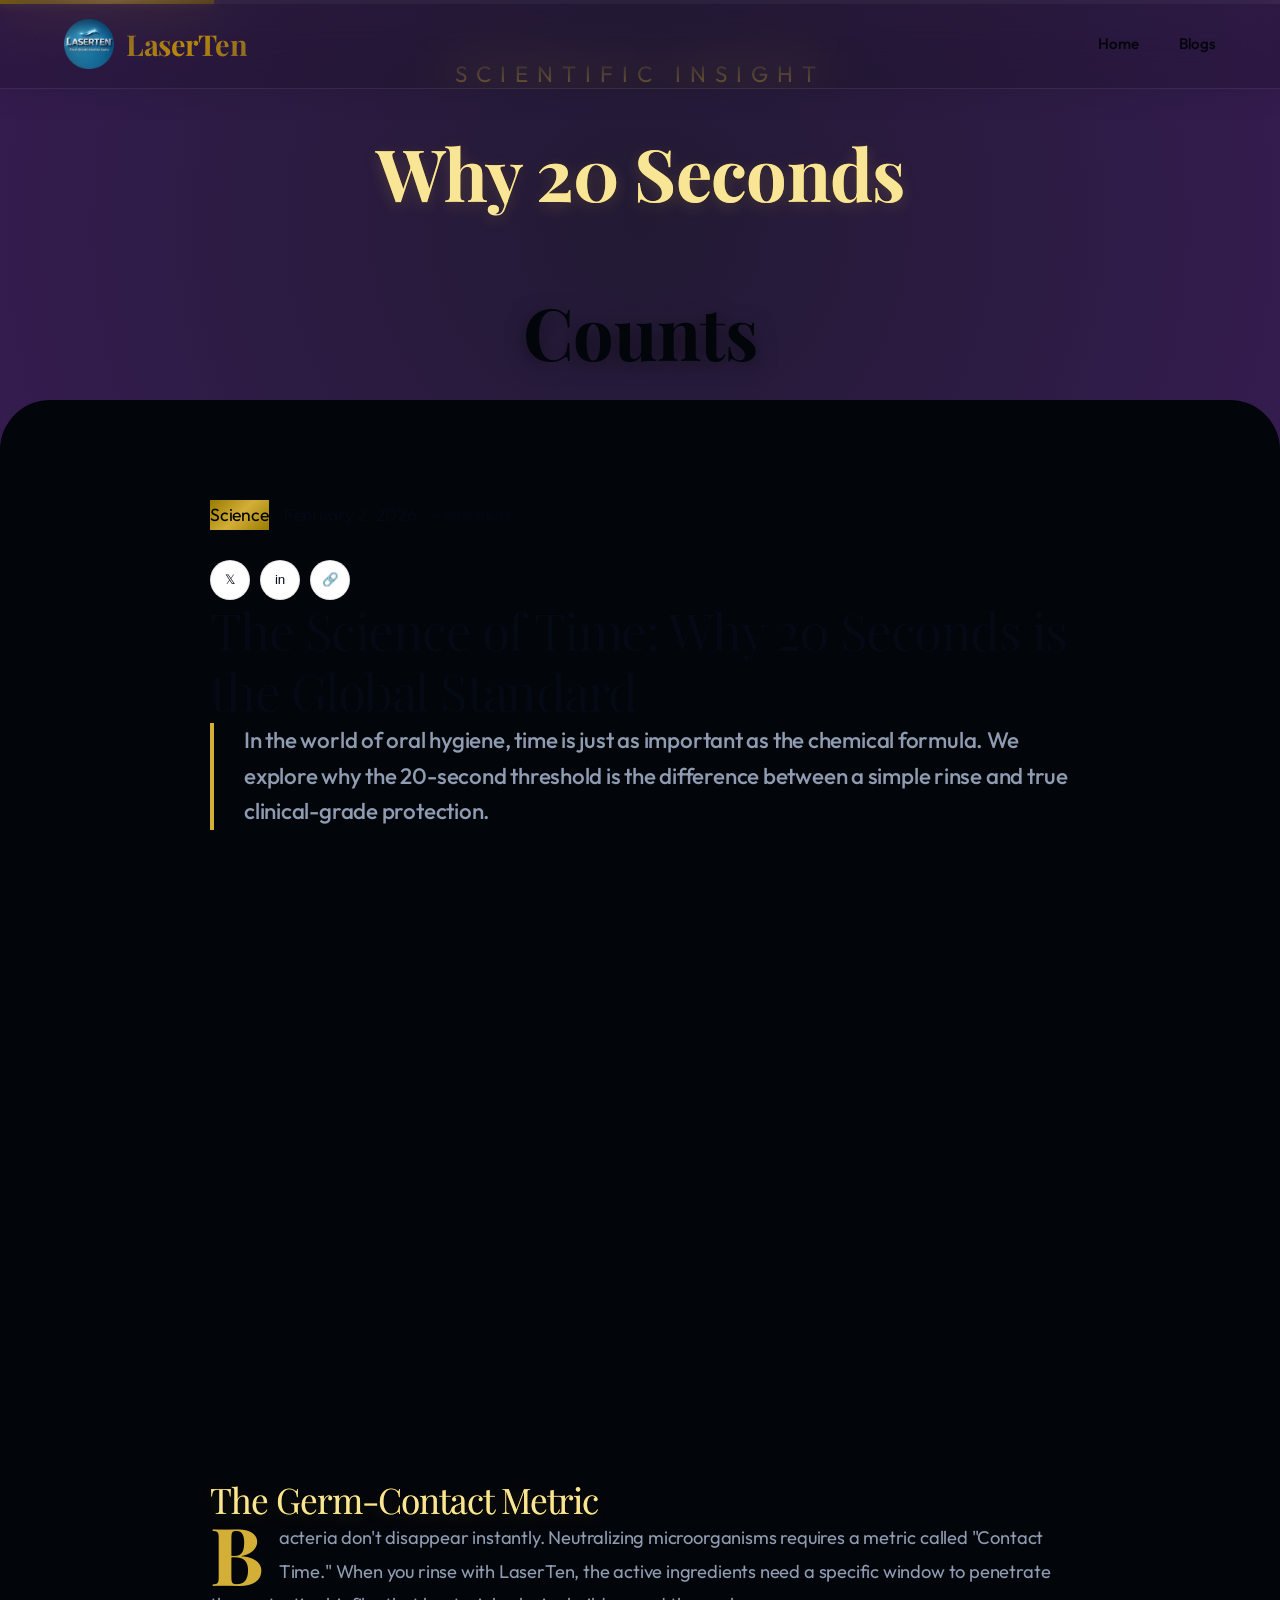
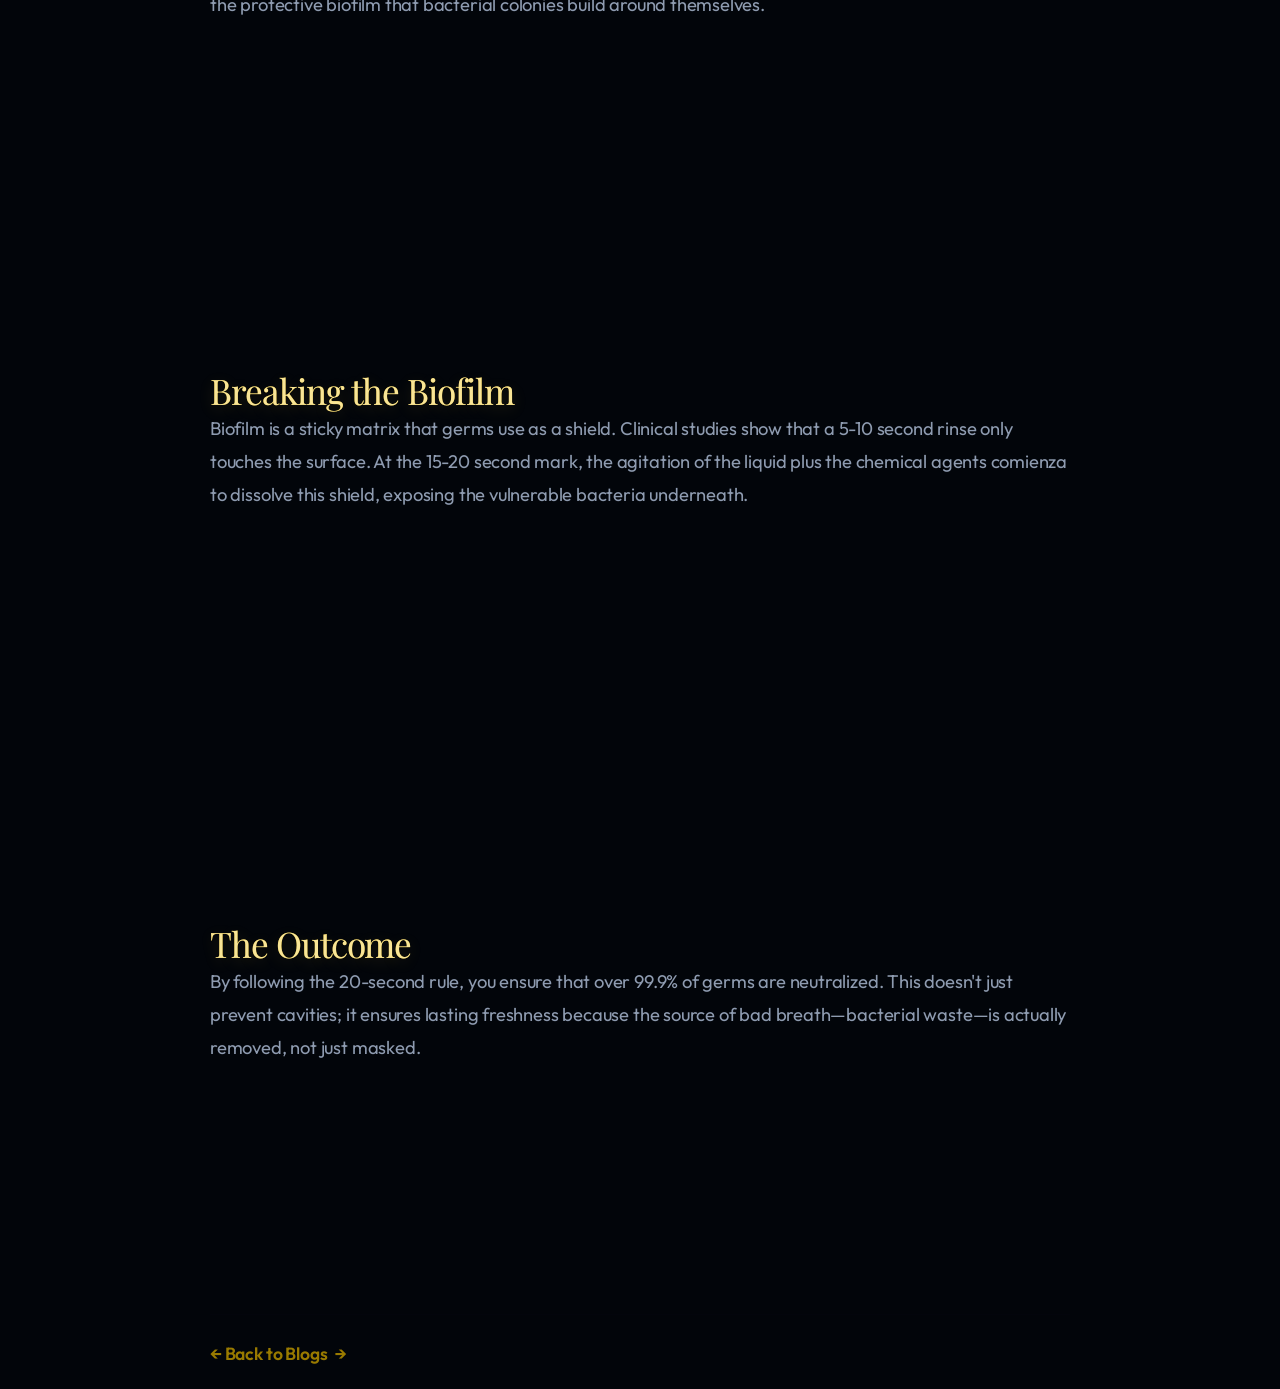
<file: ad.html>
<!DOCTYPE html>
<html lang="en">

<head>
    <meta charset="UTF-8">
    <meta name="viewport" content="width=device-width, initial-scale=1.0">
    <title>The Anatomy of a Perfect Rinse | LaserTen Insights</title>
    <link rel="stylesheet" href="style.css">
</head>

<body class="blog-page">
    <div class="reading-progress-container">
        <div class="reading-progress-bar"></div>
    </div>



    <nav class="navbar">
        <a href="index.html" class="logo">
            <img src="photos/logo.png" alt="LaserTen Logo">
            <span>LaserTen</span>
        </a>
        <ul class="uppertab">
            <li><a href="index.html">Home</a></li>
            <li><a href="blogs.html">Blogs</a></li>
        </ul>
    </nav>

    <header class="blog-hero hero" style="height: 50vh; min-height: 300px;">
        <div class="hero-overlay"></div>
        <div class="hero-container hero-centered">
            <div class="hero-content reveal text-center">
                <p class="hero-subtitle shimmer-text">Scientific Insight</p>
                <h1><span class="line-1 gold-text">Why 20 Seconds</span><br><span
                        class="line-2 text-white-shadow">Counts</span></h1>
            </div>
        </div>
    </header>

    <main class="blog-content-theme">
        <div class="container py-80">
            <article class="detailed-article reveal">
                <div class="article-header mb-60">
                    <div class="article-meta mb-20">
                        <span class="article-tag gold-bg">Science</span>
                        <span class="article-date">February 2, 2026</span>
                        <span class="read-time">4 min read</span>
                    </div>

                    <div class="article-share-bar mb-30">
                        <button class="share-btn" onclick="shareArticle('twitter')" title="Share on Twitter">𝕏</button>
                        <button class="share-btn" onclick="shareArticle('linkedin')"
                            title="Share on LinkedIn">in</button>
                        <button class="share-btn" onclick="shareArticle('copy')" title="Copy Link">🔗</button>
                    </div>
                    <h2 class="article-title mb-30">The Science of Time: Why 20 Seconds is the Global Standard</h2>
                    <p class="article-lead">In the world of oral hygiene, time is just as important as the chemical
                        formula. We explore why the 20-second threshold is the difference between a simple rinse and
                        true clinical-grade protection.</p>
                </div>

                <div class="article-body">
                    <img src="photos/slid3.jpg" alt="Scientific Rinsing" class="article-main-img mb-60 reveal">

                    <h3 class="gold-text mb-20">The Germ-Contact Metric</h3>
                    <p>Bacteria don't disappear instantly. Neutralizing microorganisms requires a metric called "Contact
                        Time." When you rinse with LaserTen, the active ingredients need a specific window to penetrate
                        the protective biofilm that bacterial colonies build around themselves.</p>

                    <div class="key-takeaways reveal">
                        <h4>✦ The Study</h4>
                        <ul>
                            <li>Contact time is the critical variable in microbial elimination.</li>
                            <li>Biofilm acts as a physical shield for bacterial colonies.</li>
                            <li>20 seconds allows the formula to break through the shield and finish the job.</li>
                        </ul>
                    </div>

                    <h3 class="gold-text mb-20">Breaking the Biofilm</h3>
                    <p>Biofilm is a sticky matrix that germs use as a shield. Clinical studies show that a 5-10 second
                        rinse only touches the surface. At the 15-20 second mark, the agitation of the liquid plus the
                        chemical agents comienza to dissolve this shield, exposing the vulnerable bacteria underneath.
                    </p>

                    <div class="science-callout reveal">
                        <h4>Biofilm Disruption Physics</h4>
                        <p>Agitation during the rinse creates micro-turbulences. When combined with our surfactant
                            system, these turbulences peel away layers of the biofilm matrix, allowing deep penetration
                            of anti-bacterial agents.</p>
                    </div>

                    <div class="glass-card mb-60 reveal">
                        <h3 class="gold-text mb-20">The Golden Ratio</h3>
                        <p><strong>20 Seconds</strong> Rinse to penetrate and neutralize.<br><strong>10 Seconds</strong>
                            Brush to mechanically remove the loosen debris.</p>
                    </div>

                    <h3 class="gold-text mb-20">The Outcome</h3>
                    <p>By following the 20-second rule, you ensure that over 99.9% of germs are neutralized. This
                        doesn't just prevent cavities; it ensures lasting freshness because the source of bad
                        breath—bacterial waste—is actually removed, not just masked.</p>

                    <div class="next-article-teaser reveal">
                        <div class="teaser-content">
                            <h4 class="gold-text">Next Ingredient Focus</h4>
                            <h3>Tea Tree Oil: Nature's Fighter</h3>
                        </div>
                        <a href="article-teatree.html" class="btn btn-gold">Keep Reading →</a>
                    </div>
                </div>

                <div class="article-footer py-60 border-top">
                    <a href="blogs.html" class="read-more">← Back to Blogs</a>
                </div>
            </article>
        </div>
    </main>

    <script src="script.js"></script>
</body>

</html>
</file>
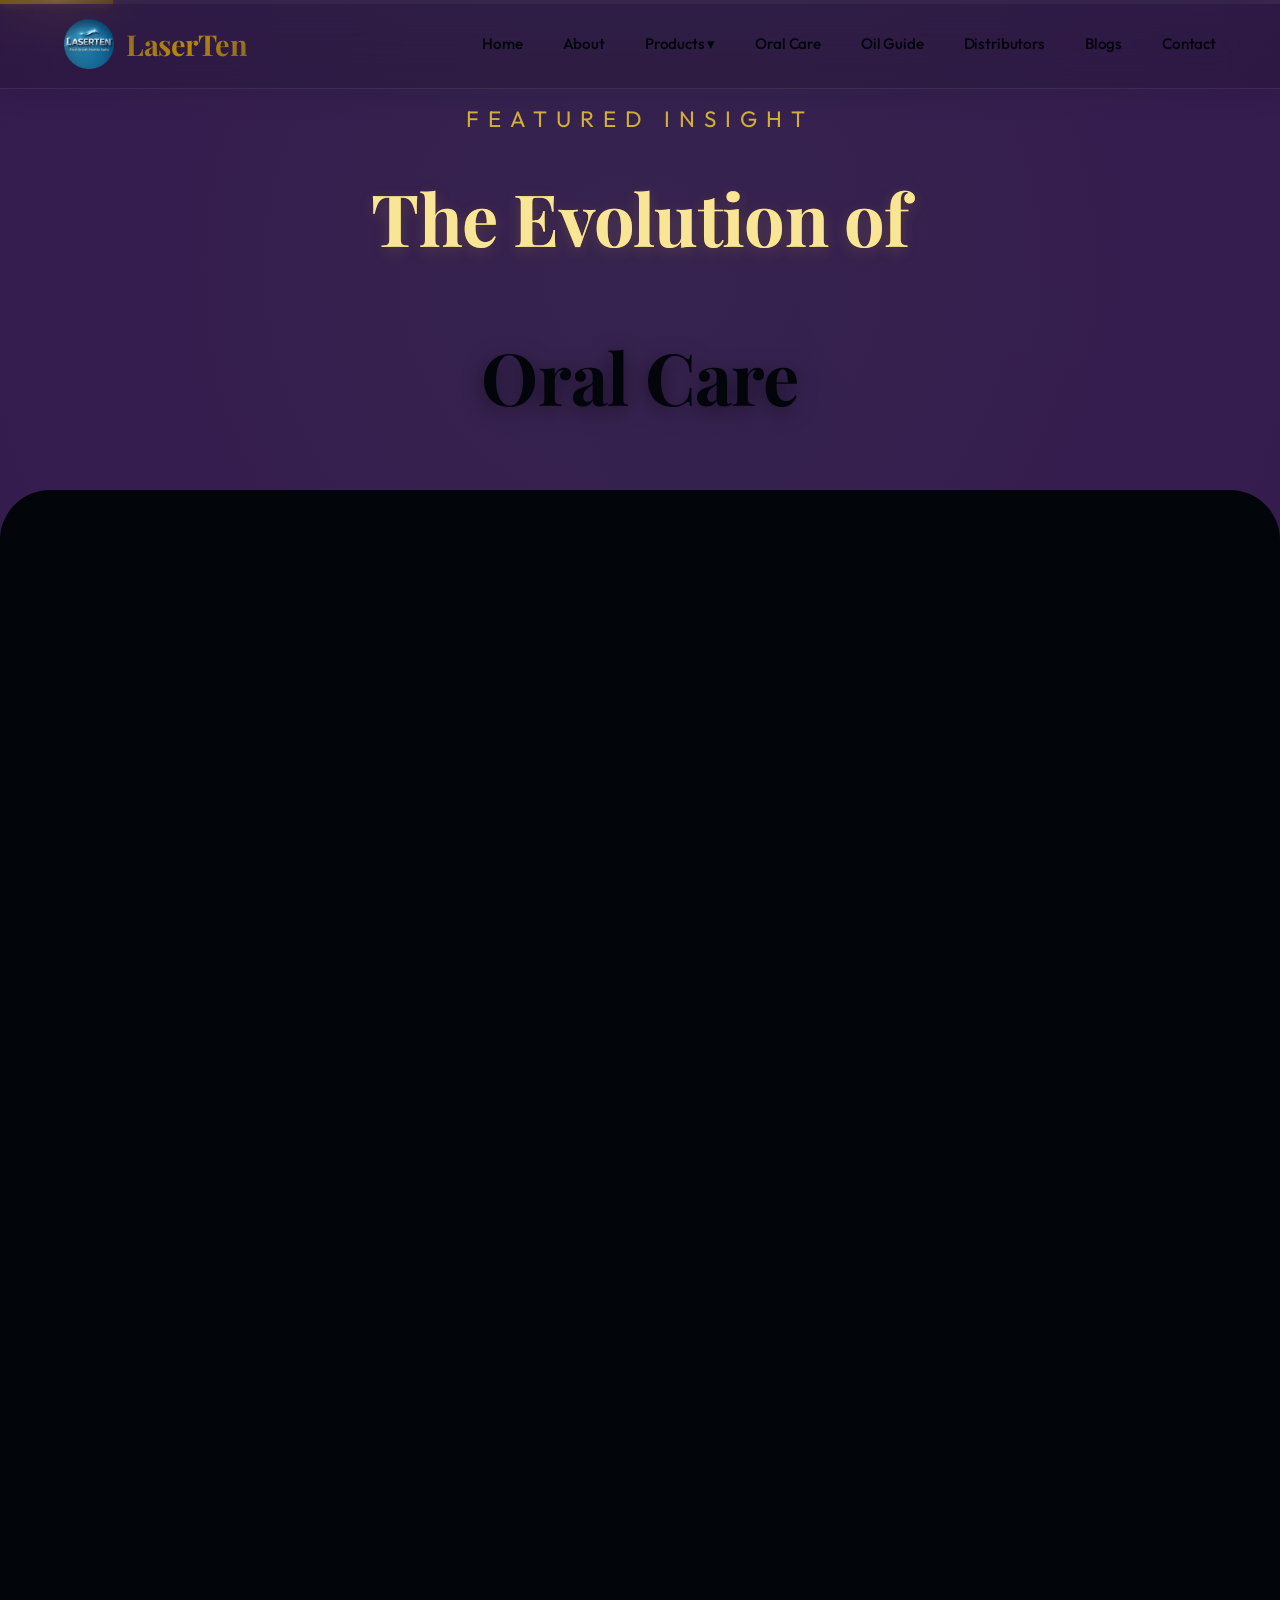
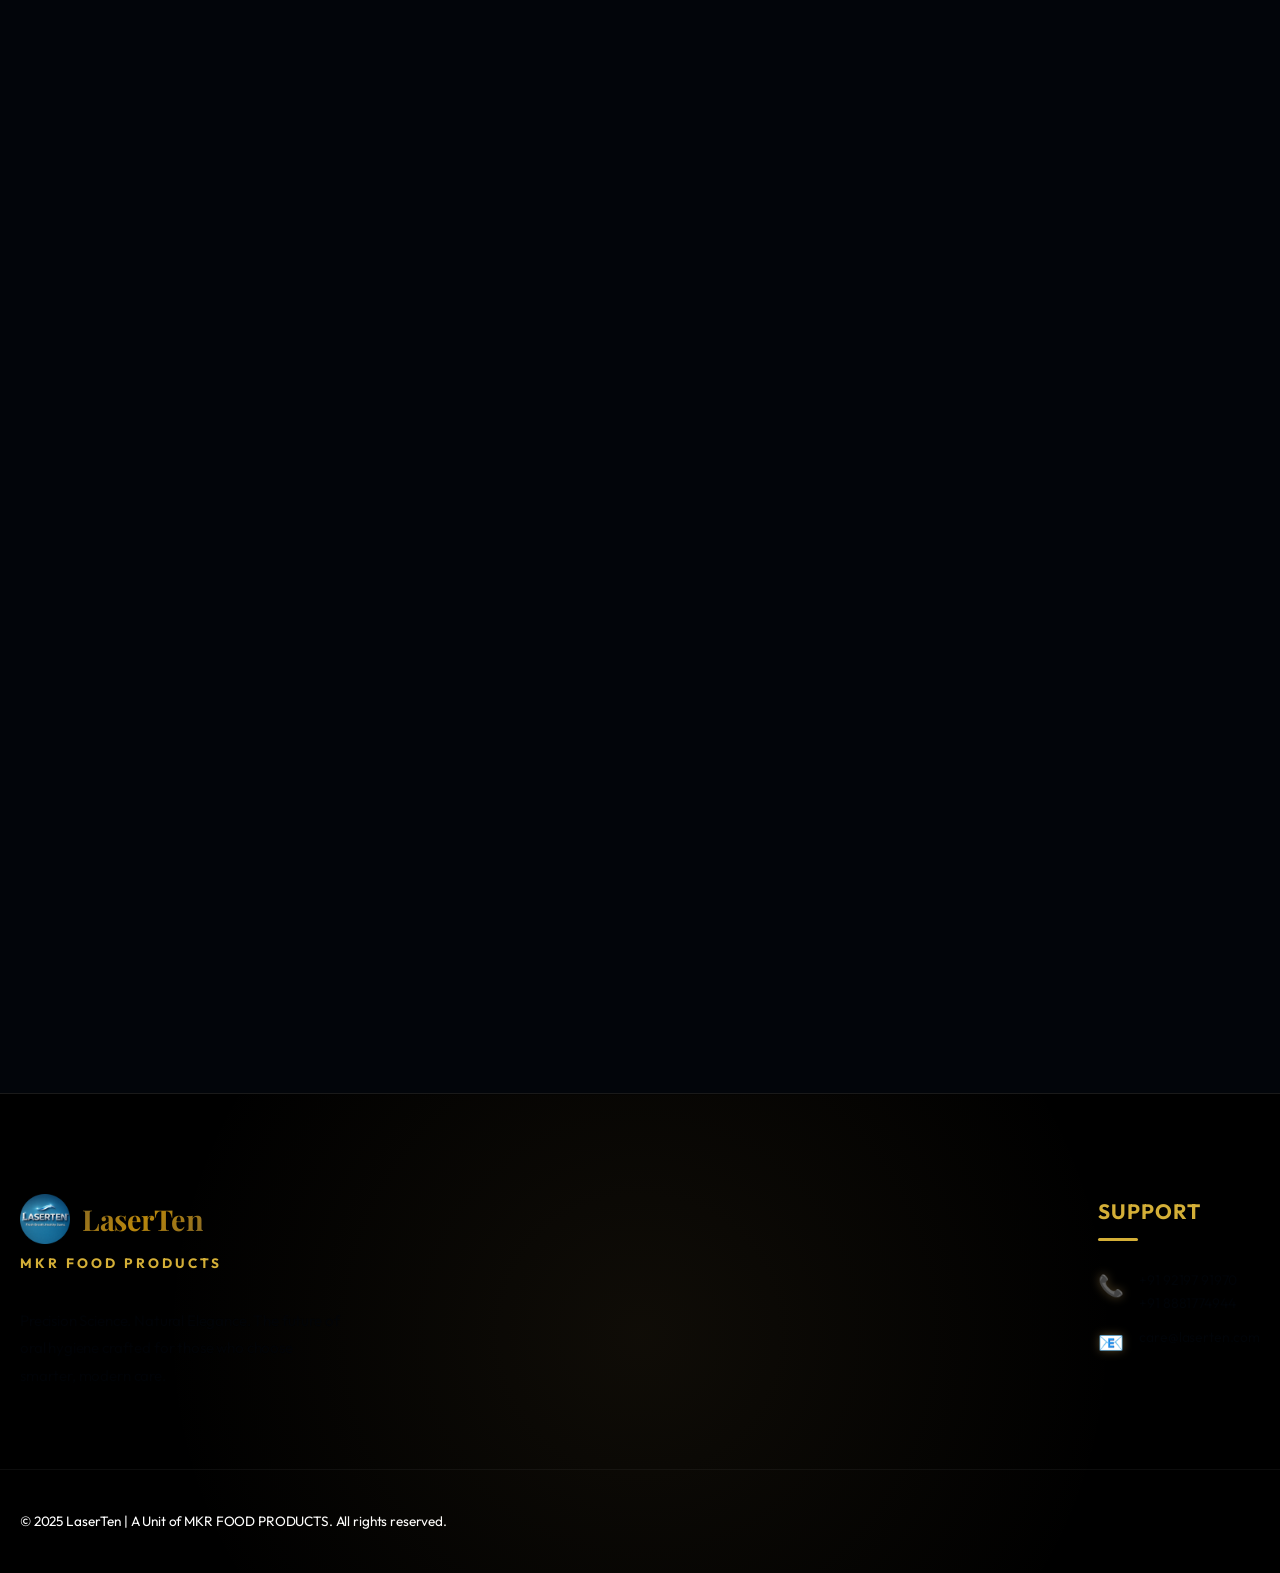
<file: article-evolution.html>
<!DOCTYPE html>
<html lang="en">

<head>
    <meta charset="UTF-8">
    <meta name="viewport" content="width=device-width, initial-scale=1.0">
    <title>The Evolution of Oral Care | LaserTen Insights</title>
    <meta name="description"
        content="Explore the journey from ancient powders to modern liquid precision. Discover why LaserTen is redefining the billion-dollar oral care industry.">
    <link rel="stylesheet" href="style.css">
</head>

<body class="blog-page">
    <div class="reading-progress-container">
        <div class="reading-progress-bar"></div>
    </div>



    <nav class="navbar">
        <a href="index.html" class="logo">
            <img src="photos/logo.png" alt="LaserTen Logo">
            <span>LaserTen</span>
        </a>
        <ul class="uppertab">
            <li><a href="index.html">Home</a></li>
            <li><a href="about.html">About</a></li>
            <li class="nav-dropdown">
                <a href="products.html" class="dropbtn">Products ▾</a>
                <ul class="dropdown-menu">
                    <li><a href="products.html#mouthwash">LaserTen Mouthwash</a></li>
                    <li><a href="products.html#oil">LaserTen Oil</a></li>
                    <li><a href="products.html#afterdrink">After Drink</a></li>
                </ul>
            </li>
            <li><a href="oral.html">Oral Care</a></li>
            <li><a href="oil.html">Oil Guide</a></li>
            <li><a href="distributors.html">Distributors</a></li>
            <li><a href="blogs.html">Blogs</a></li>
            <li><a href="contact.html">Contact</a></li>
        </ul>
        <button class="hamburger">
            <span></span>
            <span></span>
            <span></span>
        </button>
    </nav>

    <header class="blog-hero hero" style="height: 60vh; min-height: 400px;">
        <div class="aura-container">
            <div class="aura-blob aura-blob-1"></div>
            <div class="aura-blob aura-blob-3"></div>
        </div>
        <div class="hero-bg atmospheric"></div>
        <div class="hero-overlay"></div>
        <div class="hero-container hero-centered">
            <div class="hero-content reveal text-center">
                <p class="hero-subtitle shimmer-text">Featured Insight</p>
                <h1><span class="line-1 gold-text">The Evolution of</span><br><span
                        class="line-2 text-white-shadow">Oral Care</span></h1>
            </div>
        </div>
    </header>

    <main class="blog-content-theme">
        <div class="container py-80">
            <article class="detailed-article reveal">
                <div class="article-header mb-60">
                    <div class="article-meta mb-20">
                        <span class="article-tag gold-bg">Innovation</span>
                        <span class="article-date">February 2, 2026</span>
                        <span class="read-time">6 min read</span>
                    </div>

                    <div class="article-share-bar mb-30">
                        <button class="share-btn" onclick="shareArticle('twitter')" title="Share on Twitter">𝕏</button>
                        <button class="share-btn" onclick="shareArticle('linkedin')"
                            title="Share on LinkedIn">in</button>
                        <button class="share-btn" onclick="shareArticle('copy')" title="Copy Link">🔗</button>
                    </div>
                    <h2 class="article-title mb-30">From Paste to Liquid Precision: A Scientific Shift</h2>
                    <p class="article-lead">For over a century, the world has relied on thick, abrasive pastes to clean
                        teeth. But as science advances, we're discovering that mechanical scrubbing is only half the
                        battle. The future lies in liquid precision.</p>
                </div>

                <div class="article-body">
                    <img src="photos/slid1.jpg" alt="Evolution of Oral Care" class="article-main-img mb-60 reveal">

                    <div class="article-section mb-60">
                        <h3 class="gold-text mb-20">The Ancient Beginning</h3>
                        <p>Ancient civilizations used everything from crushed eggshells and pumice to herbal twigs. The
                            primary goal was abrasive cleaning—literally scraping away contaminants. While effective to
                            a degree, these methods often damaged delicate tooth enamel.</p>
                    </div>

                    <div class="article-section mb-60">
                        <h3 class="gold-text mb-20">The Rise of the 100-Year-Old Paste</h3>
                        <p>Modern toothpaste as we know it emerged in the late 19th century. It introduced chemical
                            cleaners and fluoride, moving beyond simple abrasion. However, the delivery system remained
                            the same: a thick paste that requires vigorous mechanical action and often fails to reach
                            the hidden 40% of our oral surface area—the gaps between teeth and the gum line.</p>
                    </div>

                    <div class="key-takeaways reveal">
                        <h4>✦ Key Takeaways</h4>
                        <ul>
                            <li>Historical cleaning relied on harsh abrasives that damaged enamel.</li>
                            <li>Toothpaste is a century-old tech that only cleans 60% of surfaces.</li>
                            <li>Liquid precision is required to reach the "Hidden 40%".</li>
                        </ul>
                    </div>

                    <div class="glass-card mb-60 reveal">
                        <h3 class="gold-text mb-20">Did You Know?</h3>
                        <p>Traditional brushing only covers roughly 60% of your mouth's surface area. The remaining 40%
                            is where most germs and plaque build-up occur, leading to cavities and bad breath.</p>
                    </div>

                    <div class="article-section mb-60">
                        <h3 class="gold-text mb-20">The Liquid Breakthrough: Why LaserTen?</h3>
                        <p>LaserTen redefines this paradigm by utilizing a high-efficiency liquid formula. Unlike paste,
                            liquid isn't restricted by the bristles of a brush. It flows, it penetrates, and it cleanses
                            360°.</p>
                        <p>Our formula doesn't just sit on the surface; it uses advanced molecular action to neutralize
                            germs on contact. By combining mechanical brushing with liquid precision, we achieve a level
                            of hygiene that was previously impossible for a home-care product.</p>
                    </div>

                    <div class="science-callout reveal">
                        <h4>The Molecular Advantage</h4>
                        <p>Unlike paste particles, liquid molecules move via Brownian motion and capillary action,
                            allowing them to seep into microscopic crevices in your enamel where bacteria thrive. This
                            isn't just rinsing; it's molecular-level sanitization.</p>
                    </div>

                    <div class="article-quote mb-60">
                        <p>"Innovation isn't just about doing the same thing better; it's about changing the way we
                            think about the problem entirely."</p>
                    </div>

                    <div class="article-section mb-60">
                        <h3 class="gold-text mb-20">Conclusion: The Future is Here</h3>
                        <p>The shift from paste to liquid is more than a trend; it's a logical evolution driven by our
                            understanding of the oral microbiome. LaserTen is proud to be at the forefront of this
                            revolution, providing smarter, safer, and more effective care for the modern world.</p>
                    </div>

                    <div class="next-article-teaser reveal">
                        <div class="teaser-content">
                            <h4 class="gold-text">Next Scientific Insight</h4>
                            <h3>Why 20 Seconds Counts</h3>
                        </div>
                        <a href="article-20seconds.html" class="btn btn-gold">Keep Reading →</a>
                    </div>
                </div>

                <div class="article-footer py-60 border-top">
                    <h3 class="mb-40">Related Articles</h3>
                    <div class="blog-grid">
                        <article class="blog-card reveal">
                            <div class="blog-card-img">
                                <span class="blog-tag">Oral Health</span>
                                <img src="photos/slid3.jpg" alt="Oral Hygiene Guide">
                            </div>
                            <div class="blog-card-content">
                                <h3>Why 20 Seconds Counts</h3>
                                <a href="article-20seconds.html" class="read-more">Read More</a>
                            </div>
                        </article>
                        <article class="blog-card reveal">
                            <div class="blog-card-img">
                                <span class="blog-tag">Scientific</span>
                                <img src="photos/greenbo.png" alt="Tea Tree Oil Science">
                            </div>
                            <div class="blog-card-content">
                                <h3>Tea Tree Oil: Nature's Fighter</h3>
                                <a href="article-teatree.html" class="read-more">Read More</a>
                            </div>
                        </article>
                    </div>
                </div>
            </article>
        </div>
    </main>

    <footer class="main-footer">
        <div class="container footer-grid">
            <div class="footer-brand footer-column">
                <a href="index.html" class="logo">
                    <img src="photos/logo.png" alt="LaserTen Logo">
                    <span>LaserTen</span>
                </a>
                <p class="mkr-sub-brand">MKR FOOD PRODUCTS</p>
                <p class="brand-description">Precision Science. Natural Elegance. The future of oral hygiene crafted for
                    those who choose smarter, modern care.</p>
            </div>
            <div class="footer-info footer-column">
                <h4>Support</h4>
                <ul class="footer-contact-list">
                    <li><span class="icon">📞</span>
                        <div class="text">+91 92197 91970<br>+91 8881774944</div>
                    </li>
                    <li><span class="icon">📧</span>
                        <div class="text">care@laserten.com</div>
                    </li>
                </ul>
            </div>
        </div>
        <div class="footer-bottom">
            <div class="container">
                <p>&copy; 2025 LaserTen | A Unit of MKR FOOD PRODUCTS. All rights reserved.</p>
            </div>
        </div>
    </footer>

    <script src="script.js"></script>
</body>

</html>
</file>
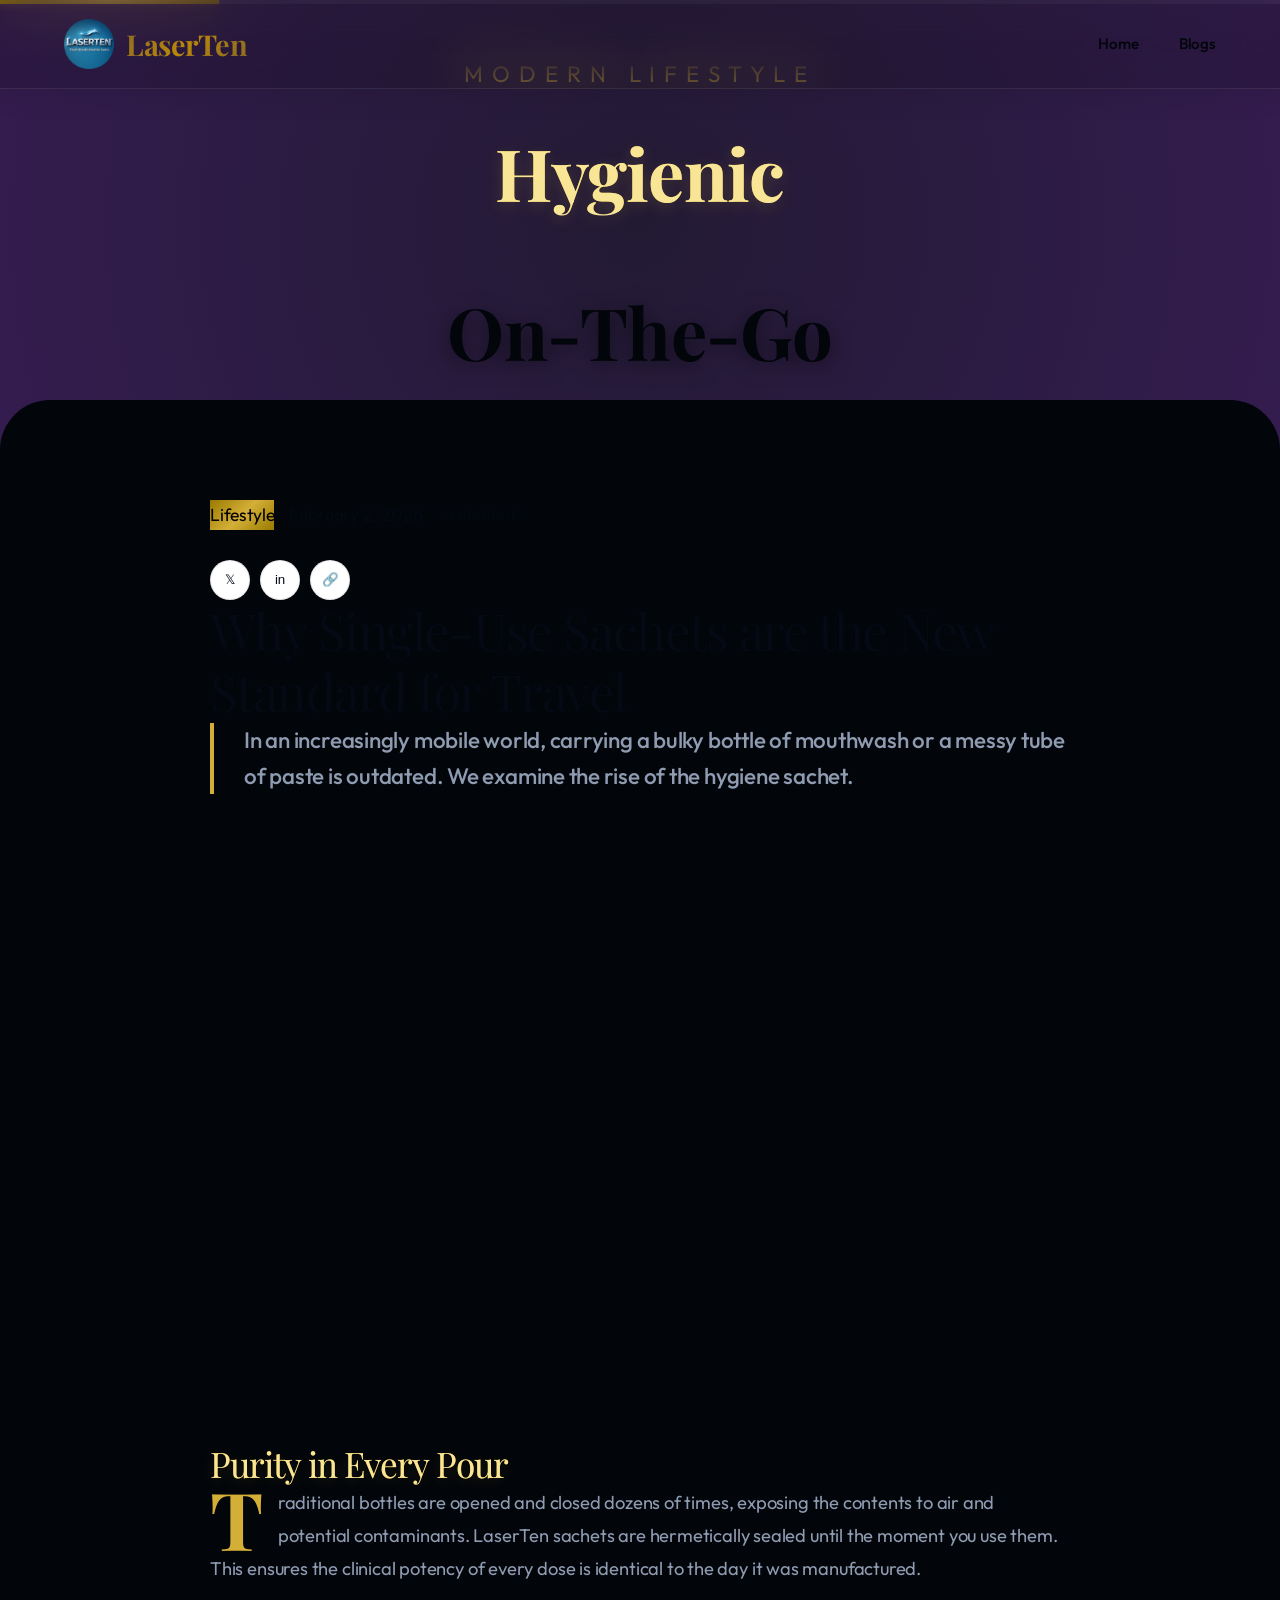
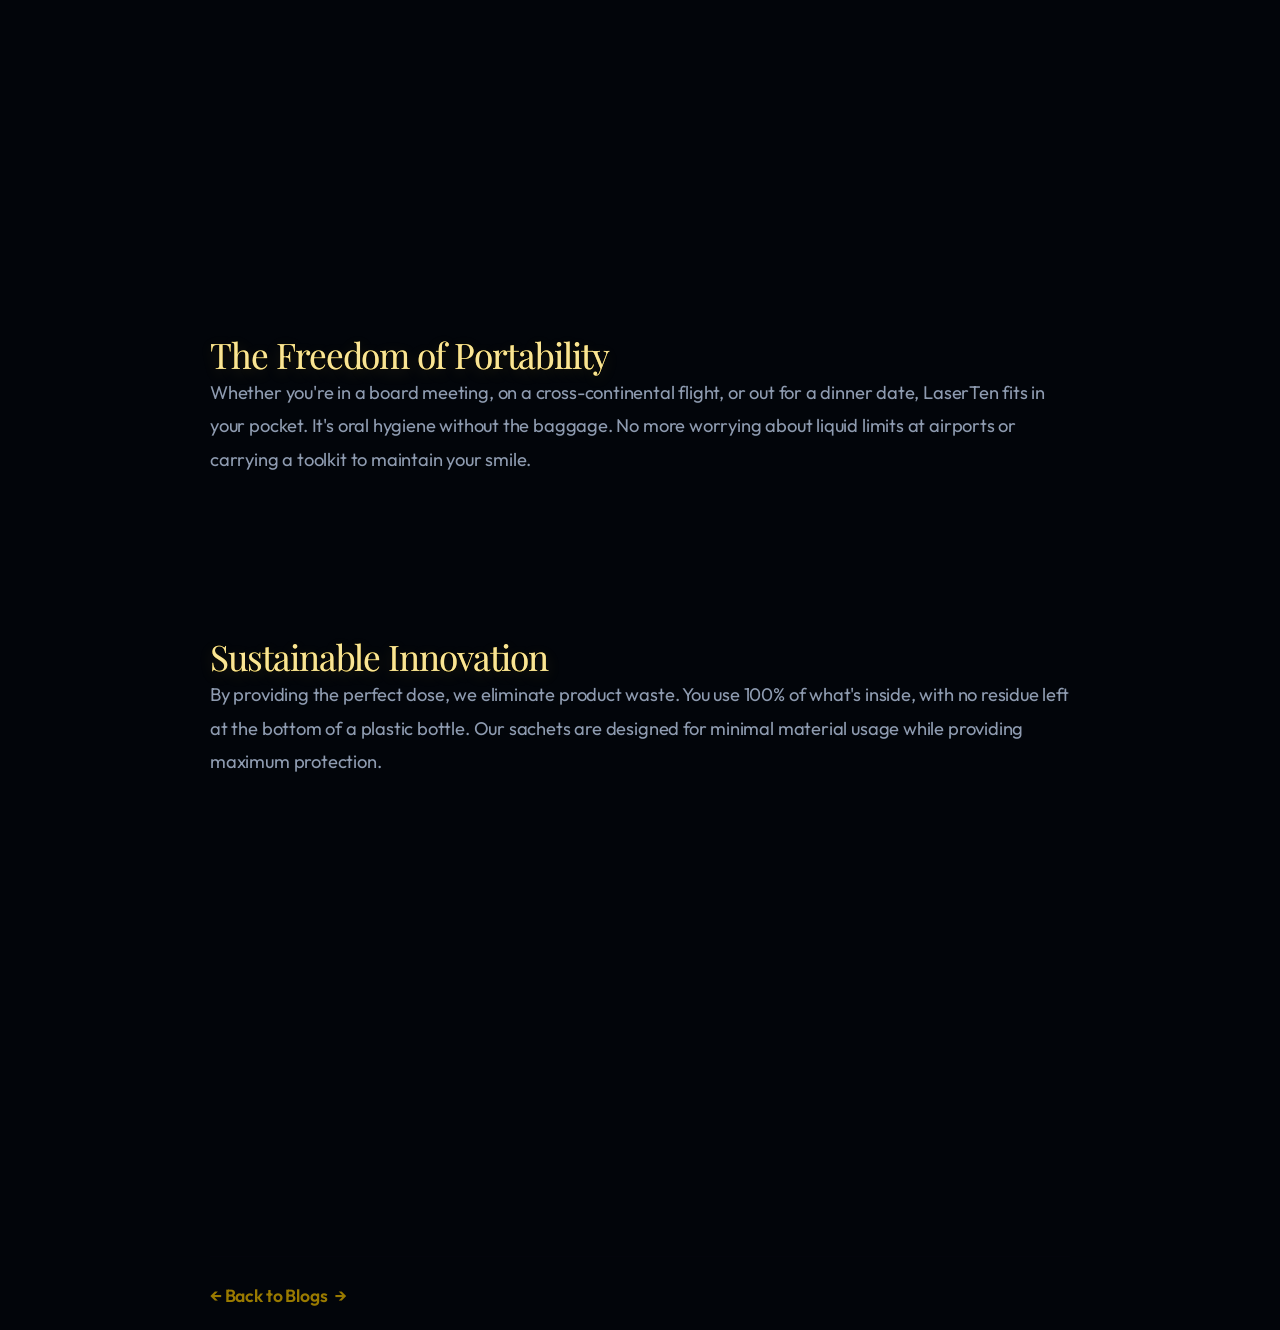
<file: article-sachets.html>
<!DOCTYPE html>
<html lang="en">

<head>
    <meta charset="UTF-8">
    <meta name="viewport" content="width=device-width, initial-scale=1.0">
    <title>The Rise of Single-Use Hygeine | LaserTen Insights</title>
    <link rel="stylesheet" href="style.css">
</head>

<body class="blog-page">
    <div class="reading-progress-container">
        <div class="reading-progress-bar"></div>
    </div>



    <nav class="navbar">
        <a href="index.html" class="logo">
            <img src="photos/logo.png" alt="LaserTen Logo">
            <span>LaserTen</span>
        </a>
        <ul class="uppertab">
            <li><a href="index.html">Home</a></li>
            <li><a href="blogs.html">Blogs</a></li>
        </ul>
    </nav>

    <header class="blog-hero hero" style="height: 50vh; min-height: 300px;">
        <div class="hero-overlay"></div>
        <div class="hero-container hero-centered">
            <div class="hero-content reveal text-center">
                <p class="hero-subtitle shimmer-text">Modern Lifestyle</p>
                <h1><span class="line-1 gold-text">Hygienic</span><br><span
                        class="line-2 text-white-shadow">On-The-Go</span></h1>
            </div>
        </div>
    </header>

    <main class="blog-content-theme">
        <div class="container py-80">
            <article class="detailed-article reveal">
                <div class="article-header mb-60">
                    <div class="article-meta mb-20">
                        <span class="article-tag gold-bg">Lifestyle</span>
                        <span class="article-date">February 2, 2026</span>
                        <span class="read-time">4 min read</span>
                    </div>

                    <div class="article-share-bar mb-30">
                        <button class="share-btn" onclick="shareArticle('twitter')" title="Share on Twitter">𝕏</button>
                        <button class="share-btn" onclick="shareArticle('linkedin')"
                            title="Share on LinkedIn">in</button>
                        <button class="share-btn" onclick="shareArticle('copy')" title="Copy Link">🔗</button>
                    </div>
                    <h2 class="article-title mb-30">Why Single-Use Sachets are the New Standard for Travel</h2>
                    <p class="article-lead">In an increasingly mobile world, carrying a bulky bottle of mouthwash or a
                        messy tube of paste is outdated. We examine the rise of the hygiene sachet.</p>
                </div>

                <div class="article-body">
                    <img src="photos/slid4.jpg" alt="Portability" class="article-main-img mb-60 reveal">

                    <h3 class="gold-text mb-20">Purity in Every Pour</h3>
                    <p>Traditional bottles are opened and closed dozens of times, exposing the contents to air and
                        potential contaminants. LaserTen sachets are hermetically sealed until the moment you use them.
                        This ensures the clinical potency of every dose is identical to the day it was manufactured.</p>

                    <div class="key-takeaways reveal">
                        <h4>✦ The Sachet Secret</h4>
                        <ul>
                            <li>Zero oxidation ensures maximum active ingredient potency.</li>
                            <li>Pocket-sized protection for confidence in any situation.</li>
                            <li>Measured dosage prevents under-rinsing and product waste.</li>
                        </ul>
                    </div>

                    <h3 class="gold-text mb-20">The Freedom of Portability</h3>
                    <p>Whether you're in a board meeting, on a cross-continental flight, or out for a dinner date,
                        LaserTen fits in your pocket. It's oral hygiene without the baggage. No more worrying about
                        liquid limits at airports or carrying a toolkit to maintain your smile.</p>

                    <div class="glass-card mb-60 reveal">
                        <h3 class="gold-text mb-20">Travel Tip</h3>
                        <p>Keep a LaserTen sachet in your wallet or smartphone case. It's the ultimate 'emergency' tool
                            for confidence, anywhere, anytime.</p>
                    </div>

                    <h3 class="gold-text mb-20">Sustainable Innovation</h3>
                    <p>By providing the perfect dose, we eliminate product waste. You use 100% of what's inside, with no
                        residue left at the bottom of a plastic bottle. Our sachets are designed for minimal material
                        usage while providing maximum protection.</p>

                    <div class="science-callout reveal">
                        <h4>Potency Retention</h4>
                        <p>Traditional bottles lose up to 15% of their chemical efficacy within 3 months of opening due
                            to oxygen exposure. Sachets isolate the formula, maintaining 100% efficacy for the entire
                            shelf life.</p>
                    </div>

                    <div class="next-article-teaser reveal">
                        <div class="teaser-content">
                            <h4 class="gold-text">Next Innovation Insight</h4>
                            <h3>The Evolution of Oral Care</h3>
                        </div>
                        <a href="article-evolution.html" class="btn btn-gold">Keep Reading →</a>
                    </div>
                </div>

                <div class="article-footer py-60 border-top">
                    <a href="blogs.html" class="read-more">← Back to Blogs</a>
                </div>
            </article>
        </div>
    </main>

    <script src="script.js"></script>
</body>

</html>
</file>
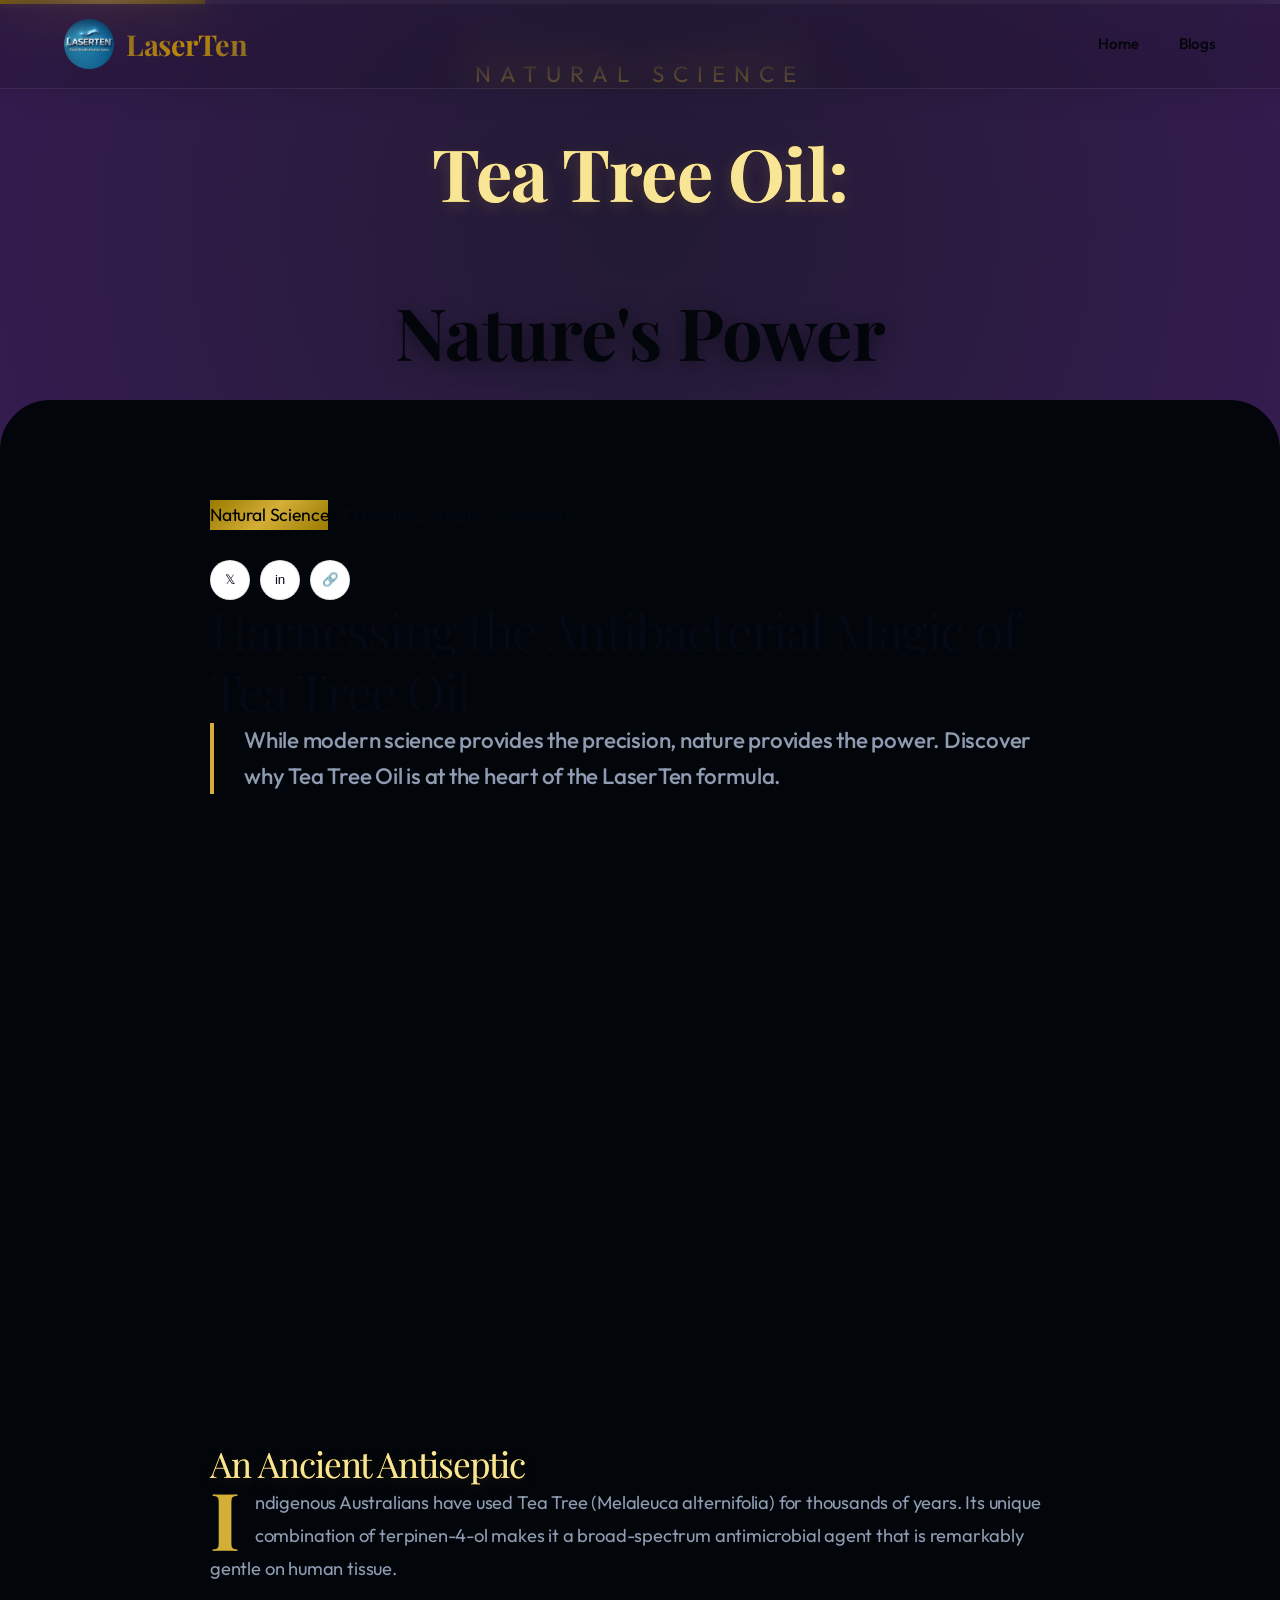
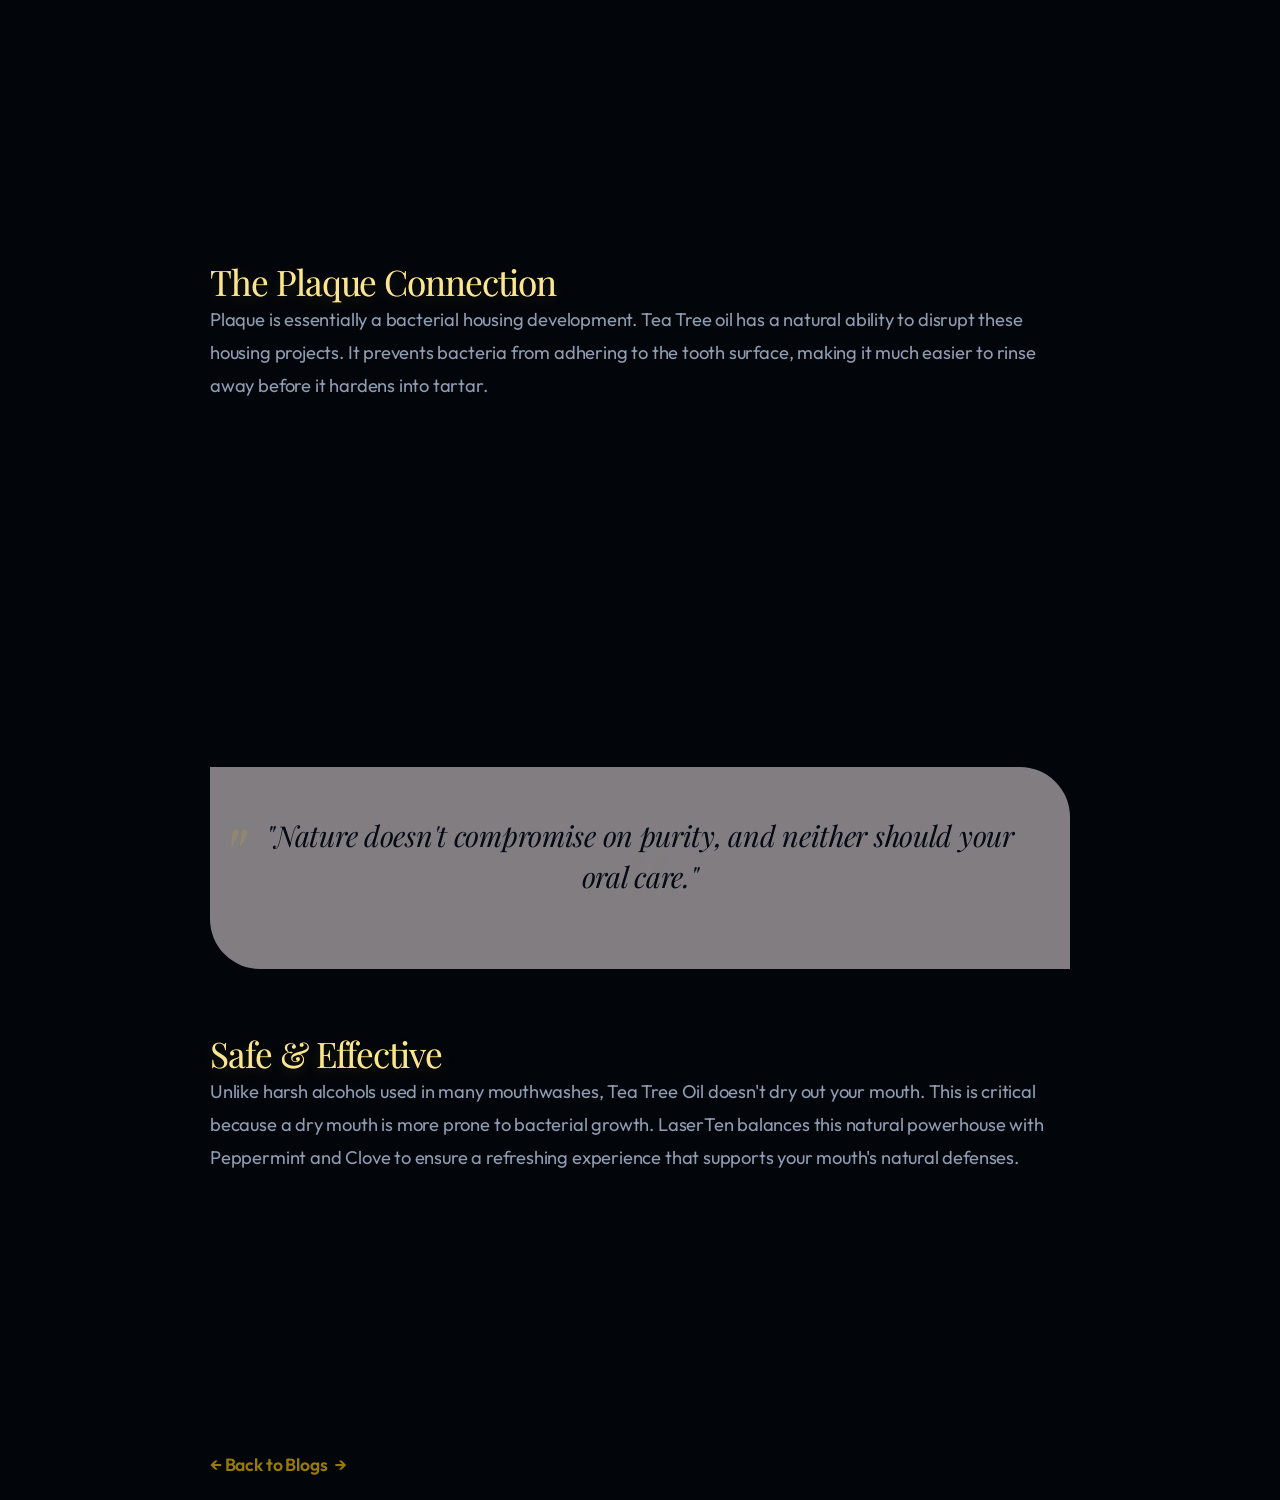
<file: article-teatree.html>
<!DOCTYPE html>
<html lang="en">

<head>
    <meta charset="UTF-8">
    <meta name="viewport" content="width=device-width, initial-scale=1.0">
    <title>Tea Tree Oil: Nature's Plaque Fighter | LaserTen Insights</title>
    <link rel="stylesheet" href="style.css">
</head>

<body class="blog-page">
    <div class="reading-progress-container">
        <div class="reading-progress-bar"></div>
    </div>



    <nav class="navbar">
        <a href="index.html" class="logo">
            <img src="photos/logo.png" alt="LaserTen Logo">
            <span>LaserTen</span>
        </a>
        <ul class="uppertab">
            <li><a href="index.html">Home</a></li>
            <li><a href="blogs.html">Blogs</a></li>
        </ul>
    </nav>

    <header class="blog-hero hero" style="height: 50vh; min-height: 300px;">
        <div class="hero-overlay"></div>
        <div class="hero-container hero-centered">
            <div class="hero-content reveal text-center">
                <p class="hero-subtitle shimmer-text">Natural Science</p>
                <h1><span class="line-1 gold-text">Tea Tree Oil:</span><br><span
                        class="line-2 text-white-shadow">Nature's Power</span></h1>
            </div>
        </div>
    </header>

    <main class="blog-content-theme">
        <div class="container py-80">
            <article class="detailed-article reveal">
                <div class="article-header mb-60">
                    <div class="article-meta mb-20">
                        <span class="article-tag gold-bg">Natural Science</span>
                        <span class="article-date">February 2, 2026</span>
                        <span class="read-time">5 min read</span>
                    </div>

                    <div class="article-share-bar mb-30">
                        <button class="share-btn" onclick="shareArticle('twitter')" title="Share on Twitter">𝕏</button>
                        <button class="share-btn" onclick="shareArticle('linkedin')"
                            title="Share on LinkedIn">in</button>
                        <button class="share-btn" onclick="shareArticle('copy')" title="Copy Link">🔗</button>
                    </div>
                    <h2 class="article-title mb-30">Harnessing the Antibacterial Magic of Tea Tree Oil</h2>
                    <p class="article-lead">While modern science provides the precision, nature provides the power.
                        Discover why Tea Tree Oil is at the heart of the LaserTen formula.</p>
                </div>

                <div class="article-body">
                    <img src="photos/greenbo.png" alt="Tea Tree Oil" class="article-main-img mb-60 reveal"
                        style="background: rgba(0,0,0,0.05); padding: 40px;">

                    <h3 class="gold-text mb-20">An Ancient Antiseptic</h3>
                    <p>Indigenous Australians have used Tea Tree (Melaleuca alternifolia) for thousands of years. Its
                        unique combination of terpinen-4-ol makes it a broad-spectrum antimicrobial agent that is
                        remarkably gentle on human tissue.</p>

                    <div class="science-callout reveal">
                        <h4>Terpinen-4-ol Mechanism</h4>
                        <p>This compound increases the permeability of bacterial cell membranes, effectively causing
                            them to leak and perish without harming the healthy microbiome of the mouth.</p>
                    </div>

                    <h3 class="gold-text mb-20">The Plaque Connection</h3>
                    <p>Plaque is essentially a bacterial housing development. Tea Tree oil has a natural ability to
                        disrupt these housing projects. It prevents bacteria from adhering to the tooth surface, making
                        it much easier to rinse away before it hardens into tartar.</p>

                    <div class="key-takeaways reveal">
                        <h4>✦ Why Tea Tree?</h4>
                        <ul>
                            <li>Naturally broad-spectrum antimicrobial properties.</li>
                            <li>Disrupts plaque adhesion without drying oral tissues.</li>
                            <li>Rich in terpinen-4-ol, a powerful natural antiseptic.</li>
                        </ul>
                    </div>

                    <div class="article-quote mb-60">
                        <p>"Nature doesn't compromise on purity, and neither should your oral care."</p>
                    </div>

                    <h3 class="gold-text mb-20">Safe & Effective</h3>
                    <p>Unlike harsh alcohols used in many mouthwashes, Tea Tree Oil doesn't dry out your mouth. This is
                        critical because a dry mouth is more prone to bacterial growth. LaserTen balances this natural
                        powerhouse with Peppermint and Clove to ensure a refreshing experience that supports your
                        mouth's natural defenses.</p>

                    <div class="next-article-teaser reveal">
                        <div class="teaser-content">
                            <h4 class="gold-text">Next Lifestyle Insight</h4>
                            <h3>Hygienic On-The-Go</h3>
                        </div>
                        <a href="article-sachets.html" class="btn btn-gold">Keep Reading →</a>
                    </div>
                </div>

                <div class="article-footer py-60 border-top">
                    <a href="blogs.html" class="read-more">← Back to Blogs</a>
                </div>
            </article>
        </div>
    </main>

    <script src="script.js"></script>
</body>

</html>
</file>
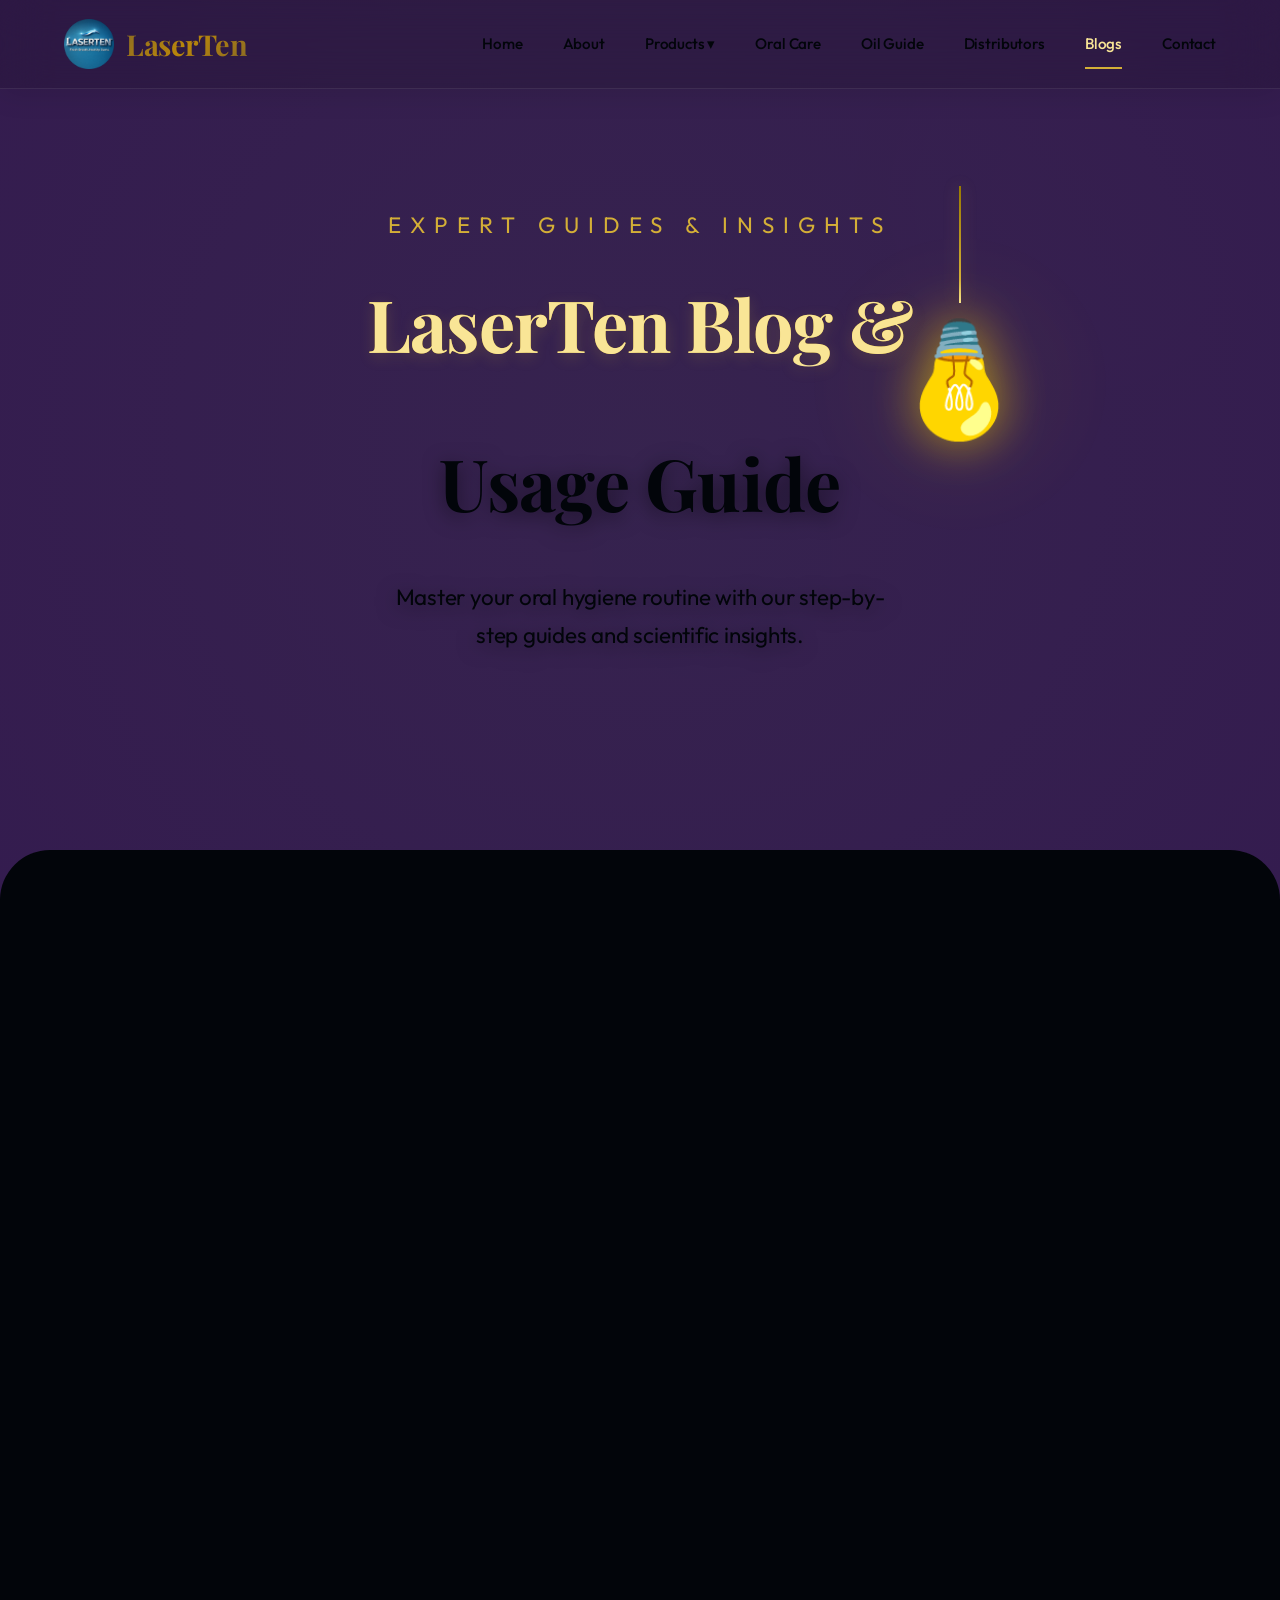
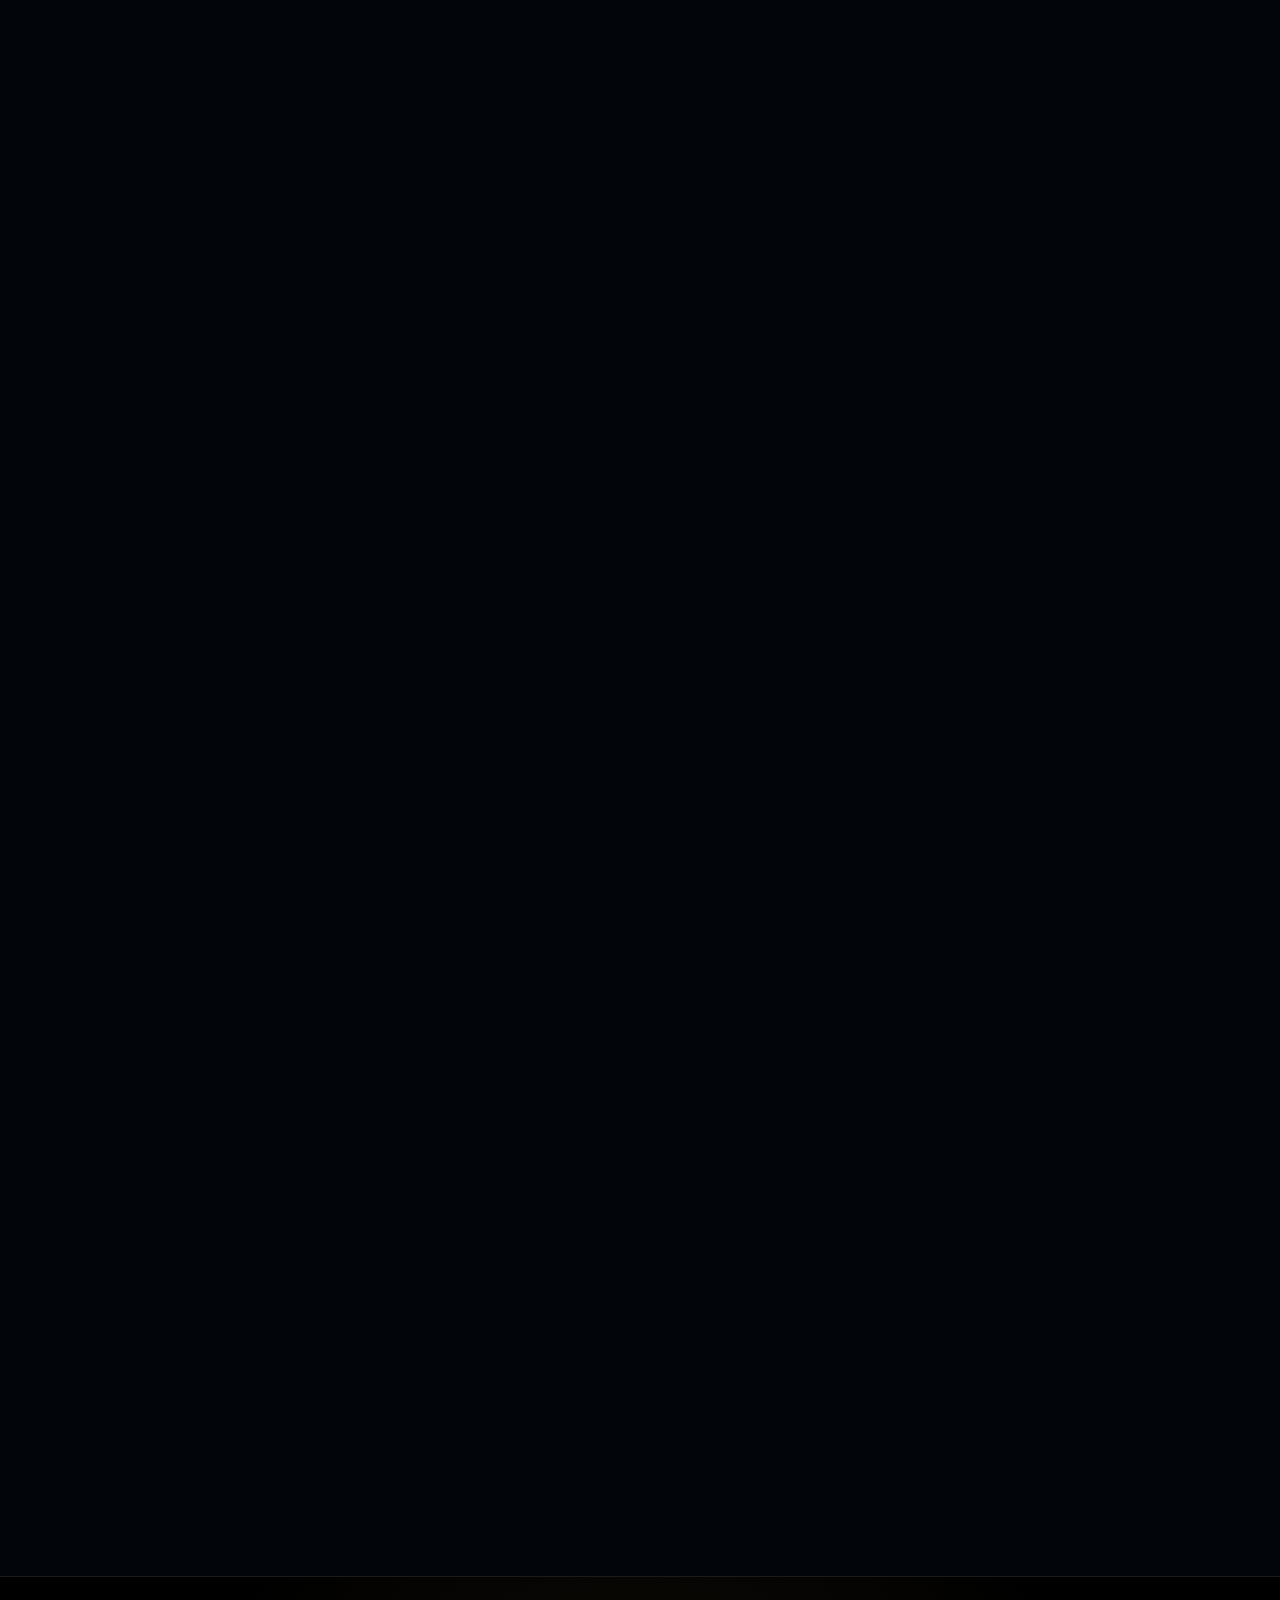
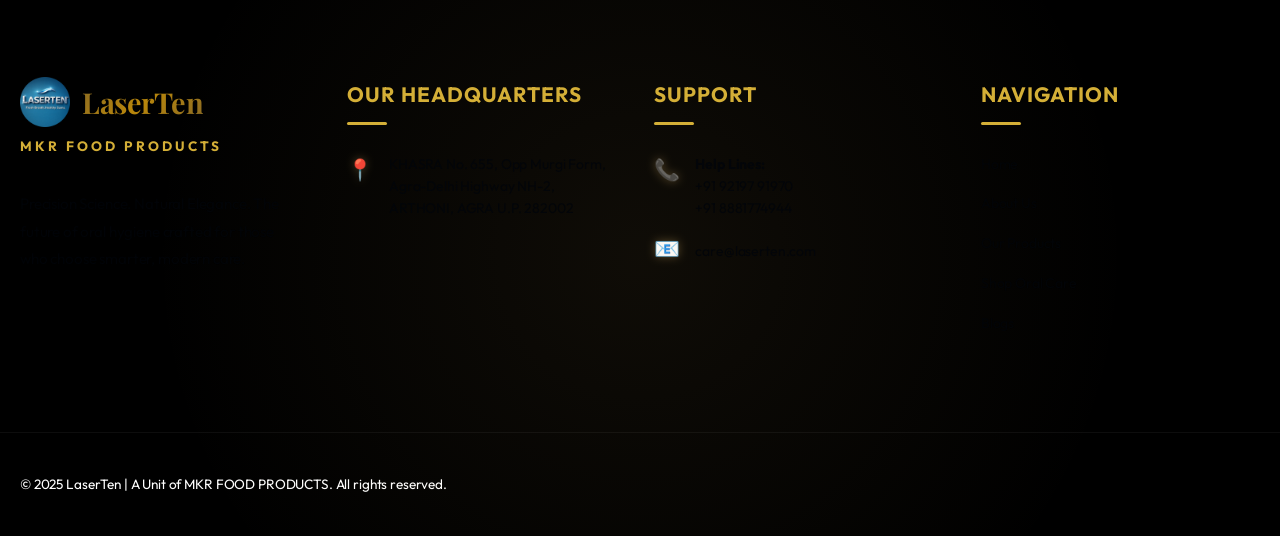
<file: blogs.html>
<!DOCTYPE html>
<html lang="en">

<head>
    <meta charset="UTF-8">
    <meta name="viewport" content="width=device-width, initial-scale=1.0">
    <title>LaserTen Blogs & Guide | The Future of Oral Hygiene</title>
    <meta name="description"
        content="Dive into the world of smart oral care. Read our guides, learn how to use LaserTen liquid toothpaste, and discover why we are the future of hygiene.">
    <link rel="stylesheet" href="style.css">
</head>

<body class="blog-page">


    <nav class="navbar">
        <a href="index.html" class="logo">
            <img src="photos/logo.png" alt="LaserTen Logo">
            <span>LaserTen</span>
        </a>
        <ul class="uppertab">
            <li><a href="index.html">Home</a></li>
            <li><a href="about.html">About</a></li>
            <li class="nav-dropdown">
                <a href="products.html" class="dropbtn">Products ▾</a>
                <ul class="dropdown-menu">
                    <li><a href="products.html#mouthwash">LaserTen Mouthwash</a></li>
                    <li><a href="products.html#oil">LaserTen Oil</a></li>
                    <li><a href="products.html#afterdrink">After Drink</a></li>
                </ul>
            </li>
            <li><a href="oral.html">Oral Care</a></li>
            <li><a href="oil.html">Oil Guide</a></li>
            <li><a href="distributors.html">Distributors</a></li>
            <li><a href="blogs.html">Blogs</a></li>
            <li><a href="contact.html">Contact</a></li>
        </ul>
        <button class="hamburger">
            <span></span>
            <span></span>
            <span></span>
        </button>
    </nav>


    <header class="blog-hero hero">
        <div class="aura-container">
            <div class="aura-blob aura-blob-1"></div>
            <div class="aura-blob aura-blob-2"></div>
            <div class="aura-blob aura-blob-3"></div>
        </div>
        <div class="hero-bg atmospheric"></div>
        <div class="hero-overlay"></div>
        <div class="hero-container hero-centered">
            <div class="hero-content reveal text-center">
                <p class="hero-subtitle shimmer-text">Expert Guides & Insights</p>
                <h1><span class="line-1 gold-text">LaserTen Blog &</span><br><span
                        class="line-2 text-white-shadow">Usage Guide</span></h1>
                <p class="hero-description reveal text-white-shadow">Master your oral hygiene routine with our
                    step-by-step guides and scientific insights.</p>
            </div>
            <div class="hanging-bulb-system reveal">
                <div class="bulb-wire"></div>
                <div class="bulb-head">
                    <div class="bulb-glow"></div>
                    <div class="bulb-icon">💡</div>
                </div>
            </div>
        </div>
    </header>

    <main class="blog-content-theme">
        <div class="container py-100">
            <!-- Usage Guide Section -->
            <section class="usage-guide reveal mb-100">
                <div class="text-center mb-60">
                    <h2 class="gold-text">How to Use LaserTen</h2>
                    <p class="max-600 centered">Complete oral care in five effortless steps. No paste, no compromise.
                    </p>
                </div>

                <div class="usage-steps-grid">
                    <div class="usage-step-card glass-card reveal stagger-1">
                        <div class="step-number">01</div>
                        <div class="step-icon">✂️</div>
                        <h3>Tear the Sachet</h3>
                        <p>Easy-open design for effortless access anytime, anywhere.</p>
                    </div>
                    <div class="usage-step-card glass-card reveal stagger-2">
                        <div class="step-number">02</div>
                        <div class="step-icon">👄</div>
                        <h3>Pour into the Mouth</h3>
                        <p>The perfect clinical dose delivered directly for maximum efficiency.</p>
                    </div>
                    <div class="usage-step-card glass-card reveal stagger-3">
                        <div class="step-number">03</div>
                        <div class="step-icon">⏲️</div>
                        <h3>Rinse for 20 Sec</h3>
                        <p>Let the advanced liquid formula reach every corner of your mouth.</p>
                    </div>
                    <div class="usage-step-card glass-card reveal stagger-4">
                        <div class="step-number">04</div>
                        <div class="step-icon">🪥</div>
                        <h3>Brush for 10 Sec</h3>
                        <p>Brief mechanical action to activate the deep-cleansing agents.</p>
                    </div>
                    <div class="usage-step-card glass-card reveal stagger-5">
                        <div class="step-number">05</div>
                        <div class="step-icon">✨</div>
                        <h3>Spit it Out</h3>
                        <p>Rinse away germs and plaque for a fresher, cleaner mouth.</p>
                    </div>
                </div>
            </section>

            <!-- Blog Categories -->
            <nav class="blog-categories reveal">
                <button class="category-btn active">All Articles</button>
                <button class="category-btn">Oral Health</button>
                <button class="category-btn">Innovation</button>
                <button class="category-btn">Guides</button>
                <button class="category-btn">Scientific</button>
            </nav>

            <!-- Featured Post -->
            <section class="featured-blog reveal mb-100">
                <div class="featured-card">
                    <div class="featured-img">
                        <img src="photos/slid1.jpg" alt="Featured Blog Post">
                    </div>
                    <div class="featured-content">
                        <p class="hero-subtitle gold-text">Featured Article</p>
                        <h2 class="mb-20">The Evolution of Oral Care: From Paste to Liquid Precision</h2>
                        <p class="mb-30">Discover why the trillion-dollar toothpaste industry is being disrupted by
                            liquid
                            alternatives. We dive deep into the science of 360° cleansing and how LaserTen is leading
                            the
                            charge.</p>
                        <a href="article-evolution.html" target="_blank" class="read-more">Read Full Insight</a>
                    </div>
                </div>
            </section>

            <!-- Blog Post Grid -->
            <section class="blog-posts-grid mb-100">
                <div class="blog-grid">
                    <!-- Blog Card 1 -->
                    <article class="blog-card reveal stagger-1">
                        <div class="blog-card-img">
                            <span class="blog-tag">Oral Health</span>
                            <img src="photos/slid3.jpg" alt="Oral Hygiene Guide">
                        </div>
                        <div class="blog-card-content">
                            <h3>Why 20 Seconds Counts: The Anatomy of a Perfect Rinse</h3>
                            <p>Most people rinse for 5 seconds. Learn why 20 seconds is the scientific sweet spot for
                                germ
                                neutralization.</p>
                            <a href="article-20seconds.html" target="_blank" class="read-more">Learn More</a>
                        </div>
                    </article>

                    <!-- Blog Card 2 -->
                    <article class="blog-card reveal stagger-2">
                        <div class="blog-card-img">
                            <span class="blog-tag">Scientific</span>
                            <img src="photos/greenbo.png" alt="Tea Tree Oil Science">
                        </div>
                        <div class="blog-card-content">
                            <h3>Tea Tree Oil: Nature's Most Powerful Plaque Fighter</h3>
                            <p>Exploring the antibacterial properties of one of our core natural ingredients and its
                                impact
                                on gum health.</p>
                            <a href="article-teatree.html" target="_blank" class="read-more">Read More</a>
                        </div>
                    </article>

                    <!-- Blog Card 3 -->
                    <article class="blog-card reveal stagger-3">
                        <div class="blog-card-img">
                            <span class="blog-tag">Innovation</span>
                            <img src="photos/slid4.jpg" alt="Future of Hygiene">
                        </div>
                        <div class="blog-card-content">
                            <h3>Hygienic On-The-Go: The Rise of Single-Use Sachets</h3>
                            <p>How portability is changing the way we maintain oral hygiene in a fast-paced,
                                travel-heavy
                                world.</p>
                            <a href="article-sachets.html" target="_blank" class="read-more">Read More</a>
                        </div>
                    </article>
                </div>
            </section>
        </div>

        <!-- Newsletter Section -->
        <section class="newsletter-section reveal mb-100">
            <div class="aura-container">
                <div class="aura-blob aura-blob-1"></div>
            </div>
            <div class="newsletter-content">
                <h2 class="gold-text">Join the Future of Care</h2>
                <p style="color: rgba(255,255,255,0.8);">Receive exclusive oral care tips, early access to new products,
                    and scientific insights delivered to
                    your inbox.</p>
                <form class="newsletter-form">
                    <input type="email" placeholder="Enter your email address" required>
                    <button type="submit" class="newsletter-btn">Subscribe Now</button>
                </form>
            </div>
        </section>

        <!-- Product Features Section -->
        <section class="product-features reveal py-100 mb-100 background-purple-glow">
            <div class="container">
                <div class="grid-2col">
                    <div class="features-visual reveal">
                        <div class="product-main-visual">
                            <img src="photos/greenbo.png" alt="LaserTen Product" class="floating-img">
                            <div class="visual-badge gold-bg">99.9% Germ Protection</div>
                        </div>
                    </div>
                    <div class="features-content">
                        <h2 class="gold-text">Why LASERTEN?</h2>
                        <ul class="feature-points-list">
                            <li class="reveal stagger-1">
                                <span class="check">✔</span>
                                <div>
                                    <strong>Advanced Liquid Formula:</strong>
                                    Free-flowing liquid reaches every corner for complete cleansing.
                                </div>
                            </li>
                            <li class="reveal stagger-2">
                                <span class="check">✔</span>
                                <div>
                                    <strong>360° Laser Clean:</strong>
                                    Helps remove germs and plaque buildup for a healthier mouth.
                                </div>
                            </li>
                            <li class="reveal stagger-3">
                                <span class="check">✔</span>
                                <div>
                                    <strong>Protection That Matters:</strong>
                                    Supports protection against bad breath, cavities, and plaque.
                                </div>
                            </li>
                            <li class="reveal stagger-4">
                                <span class="check">✔</span>
                                <div>
                                    <strong>Long-Lasting Freshness:</strong>
                                    Powered by natural herbal extracts for breath you can feel.
                                </div>
                            </li>
                            <li class="reveal stagger-5">
                                <span class="check">✔</span>
                                <div>
                                    <strong>Gentle & Safe:</strong>
                                    Non-toxic, non-acidic formula designed for daily use.
                                </div>
                            </li>
                            <li class="reveal stagger-6">
                                <span class="check">✔</span>
                                <div>
                                    <strong>One Pocket-Size Session:</strong>
                                    Single-use sachet—easy to carry, hygienic, and travel friendly.
                                </div>
                            </li>
                        </ul>
                    </div>
                </div>
            </div>
        </section>

        <!-- Detailed Info Section -->
        <section class="detailed-info pb-100">
            <div class="container">
                <h2 class="section-title gold-text text-center reveal">Precision Science. Natural Purity.</h2>
                <div class="info-grid">
                    <div class="info-item glass-card reveal">
                        <h3>Immediate Protection</h3>
                        <p>LASERTEN gives immediate and lasting protection from bad smells, ensuring social confidence
                            throughout the day.</p>
                    </div>
                    <div class="info-item glass-card reveal">
                        <h3>Safe for Everyone</h3>
                        <p>Non-toxic, non-acidic, and transparent. Suitable for men, women, and children above 6 years.
                        </p>
                    </div>
                    <div class="info-item glass-card reveal">
                        <h3>Pure Ingredients</h3>
                        <p>Purified water, sorbitol, glycerine, herbal extracts (Menthol, Clove, Peppermint, Tea Tree
                            Oil).</p>
                    </div>
                    <div class="info-item glass-card reveal">
                        <h3>All-Round Care</h3>
                        <p>Removes over 99.9% of germs that cause bad breath and cavities, giving a cleaner mouth than
                            brushing alone.</p>
                    </div>
                </div>
            </div>
        </section>

        <!-- Screenshot Gallery / Mockups -->
        <section class="website-gallery py-100">
            <div class="container">
                <h2 class="section-title gold-text text-center reveal">The Future of Oral Hygiene</h2>
                <div class="gallery-grid">
                    <div class="gallery-item reveal stagger-1">
                        <img src="photos/slid1.jpg" alt="Website View 1">
                        <div class="gallery-overlay">Premium Design</div>
                    </div>
                    <div class="gallery-item reveal stagger-2">
                        <img src="photos/slid3.jpg" alt="Website View 2">
                        <div class="gallery-overlay">Scientific Approach</div>
                    </div>
                    <div class="gallery-item reveal stagger-3">
                        <img src="photos/slid4.jpg" alt="Website View 3">
                        <div class="gallery-overlay">User Centric</div>
                    </div>
                </div>
            </div>
        </section>

        <!-- Final Motto -->
        <section class="final-motto text-center py-100">
            <div class="motto-glass gold-border reveal">
                <div class="motto-text">
                    "No paste. No compromise. Just <span class="gold-text">complete oral hygiene</span>—anytime,
                    anywhere."
                </div>
                <p class="mt-20">One rinse, one brush—complete oral care, anytime, anywhere</p>
            </div>
        </section>
    </main>

    <footer class="main-footer">
        <div class="container footer-grid">
            <div class="footer-brand footer-column">
                <a href="index.html" class="logo">
                    <img src="photos/logo.png" alt="LaserTen Logo">
                    <span>LaserTen</span>
                </a>
                <p class="mkr-sub-brand">MKR FOOD PRODUCTS</p>
                <p class="brand-description">Precision Science. Natural Elegance. The future of oral hygiene crafted for
                    those who choose smarter, modern care.</p>
            </div>

            <div class="footer-info footer-column">
                <h4>Our Headquarters</h4>
                <ul class="footer-contact-list">
                    <li>
                        <span class="icon">📍</span>
                        <div class="text">
                            KHASRA No. 655, Opp Murgi Form,<br>
                            Agra-Delhi Highway NH-2, <br>
                            ARTHONI, AGRA U.P. 282002
                        </div>
                    </li>
                </ul>
            </div>

            <div id="contacts" class="footer-contact footer-column">
                <h4>Support</h4>
                <ul class="footer-contact-list">
                    <li>
                        <span class="icon">📞</span>
                        <div class="text">
                            <strong>Help Lines:</strong><br>
                            +91 92197 91970<br>
                            +91 8881774944
                        </div>
                    </li>
                    <li>
                        <span class="icon">📧</span>
                        <div class="text"><a href="mailto:care@laserten.com">care@laserten.com</a></div>
                    </li>
                </ul>
            </div>

            <div class="footer-links footer-column">
                <h4>Navigation</h4>
                <ul class="footer-nav">
                    <li><a href="index.html">Home</a></li>
                    <li><a href="about.html">About Us</a></li>
                    <li><a href="products.html">Our Products</a></li>
                    <li><a href="oral.html">Shop Oral Care</a></li>
                    <li><a href="blogs.html">Blogs</a></li>
                </ul>
            </div>
        </div>

        <div class="footer-bottom">
            <div class="container bottom-flex">
                <p>&copy; 2025 LaserTen | A Unit of MKR FOOD PRODUCTS. All rights reserved.</p>
            </div>
        </div>
    </footer>

    <div class="mobile-menu-overlay">
        <ul class="mobile-nav-links">
            <li><a href="index.html">Home</a></li>
            <li><a href="about.html">About</a></li>
            <li><a href="products.html">Products</a></li>
            <li><a href="oral.html">Oral Care</a></li>
            <li><a href="distributors.html">Distributors</a></li>
            <li><a href="blogs.html">Blogs</a></li>
            <li><a href="contact.html">Contact</a></li>
        </ul>
    </div>

    <script src="script.js"></script>
</body>

</html>
</file>
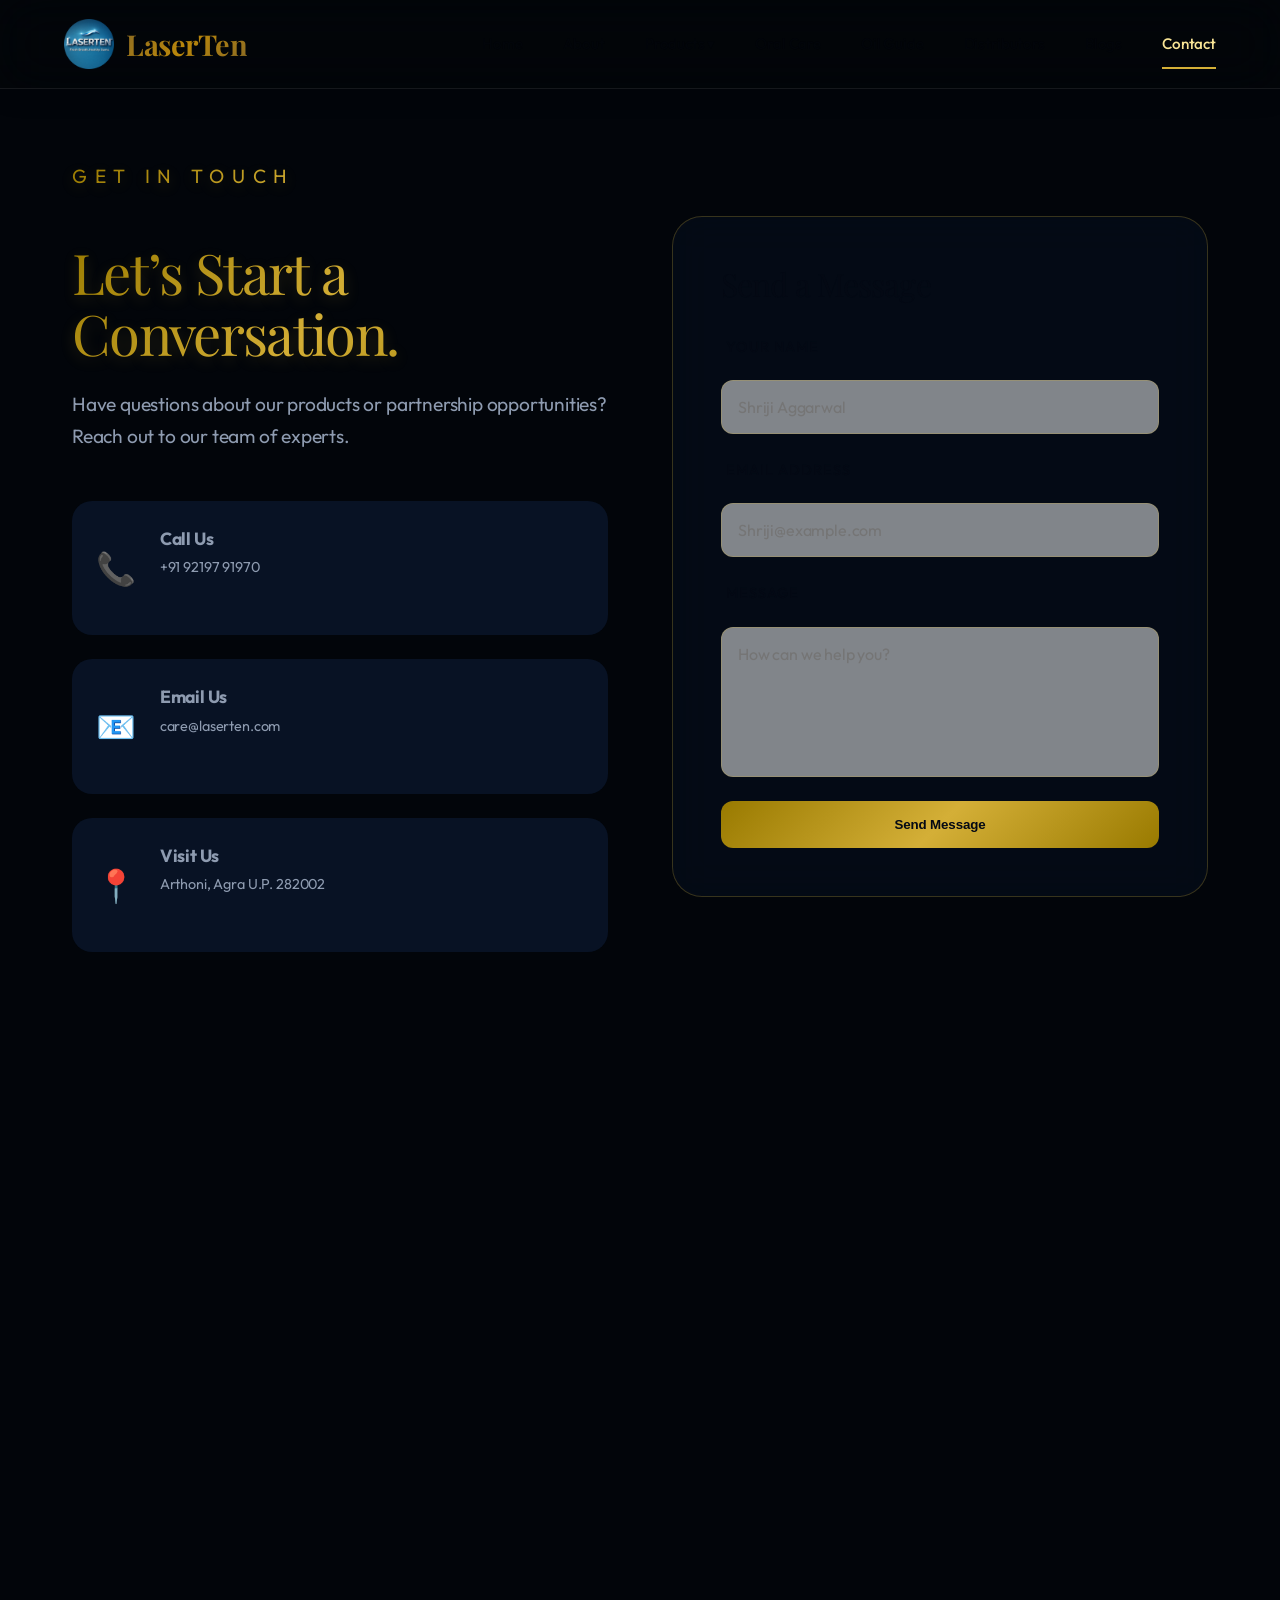
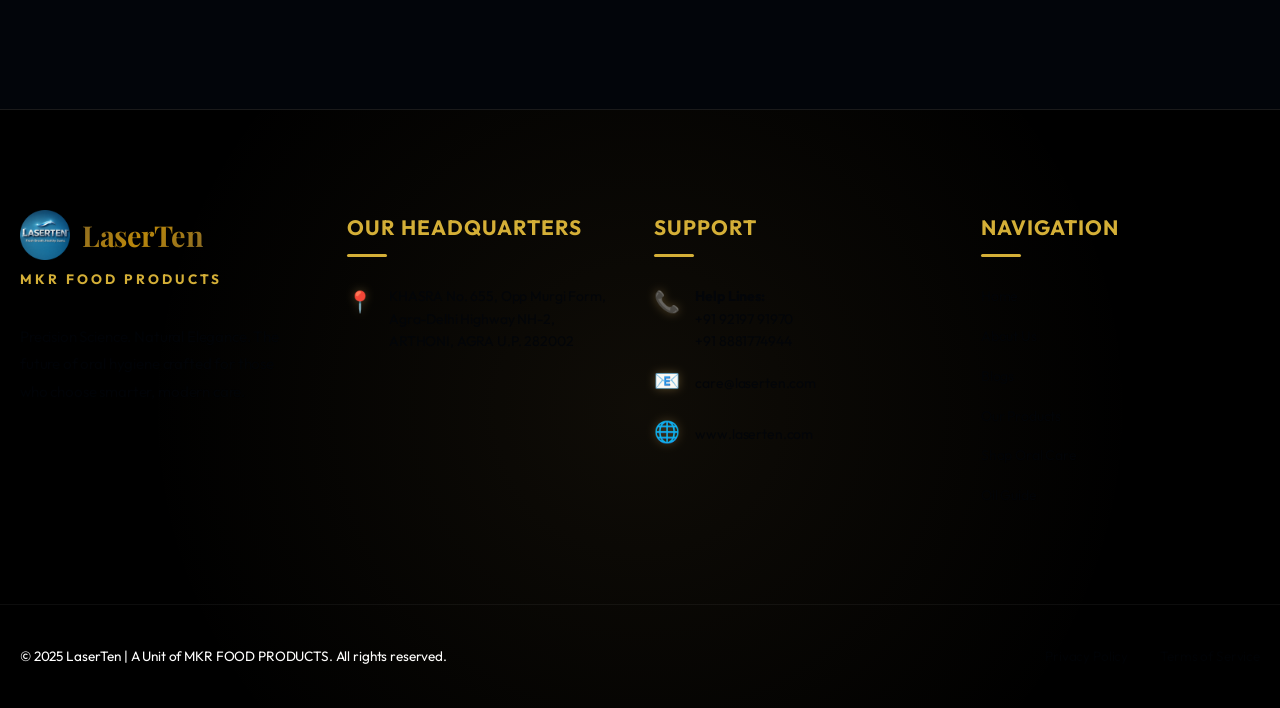
<file: contact.html>
<!DOCTYPE html>
<html lang="en">

<head>
    <meta charset="UTF-8">
    <meta name="viewport" content="width=device-width, initial-scale=1.0">
    <title>Contact LaserTen | Distributors & Support</title>
    <meta name="description"
        content="Reach out to LaserTen for support, partnership opportunities, or to join our global network of distributors.">
    <meta name="keywords" content="contact LaserTen, LaserTen distributors, partner with us, oral care support">
    <link rel="stylesheet" href="style.css">
</head>

<body class="contact-page">


    <nav class="navbar">
        <a href="index.html" class="logo">
            <img src="photos/logo.png" alt="LaserTen Logo">
            <span>LaserTen</span>
        </a>
        <ul class="uppertab">
            <li><a href="index.html">Home</a></li>
            <li><a href="about.html">About</a></li>
            <li class="nav-dropdown">
                <a href="products.html" class="dropbtn">Products ▾</a>
                <ul class="dropdown-menu">
                    <li><a href="products.html#mouthwash">LaserTen Mouthwash</a></li>
                    <li><a href="products.html#oil">LaserTen Oil</a></li>
                    <li><a href="products.html#afterdrink">After Drink</a></li>
                </ul>
            </li>
            <li><a href="oral.html">Oral Care</a></li>
            <li><a href="oil.html">Oil Guide</a></li>
            <li><a href="distributors.html">Distributors</a></li>
            <li><a href="blogs.html">Blogs</a></li>
            <li><a href="contact.html">Contact</a></li>
        </ul>
        <button class="hamburger">
            <span></span>
            <span></span>
            <span></span>
        </button>
    </nav>


    <section id="contacts" class="contact-section reveal">
        <div class="container contact-container">
            <div class="contact-info-visual reveal stagger-reveal">
                <p class="hero-subtitle gold-text">Get in Touch</p>
                <h2 class="gold-text">Let’s Start a Conversation.</h2>
                <p>Have questions about our products or partnership opportunities? Reach out to our team of experts.</p>
                <div class="info-cards">
                    <div class="info-card">
                        <span class="icon">📞</span>
                        <div class="details">
                            <h4>Call Us</h4>
                            <p>+91 92197 91970</p>
                        </div>
                    </div>
                    <div class="info-card">
                        <span class="icon">📧</span>
                        <div class="details">
                            <h4>Email Us</h4>
                            <p>care@laserten.com</p>
                        </div>
                    </div>
                    <div class="info-card">
                        <span class="icon">📍</span>
                        <div class="details">
                            <h4>Visit Us</h4>
                            <p>Arthoni, Agra U.P. 282002</p>
                        </div>
                    </div>
                </div>
            </div>

            <div class="contact-form-container reveal">
                <form class="contact-form">
                    <h3>Send a Message</h3>
                    <div class="form-group">
                        <label>Your Name</label>
                        <input type="text" class="form-control" placeholder="Shriji Aggarwal" required>
                    </div>
                    <div class="form-group">
                        <label>Email Address</label>
                        <input type="email" class="form-control" placeholder="Shriji@example.com" required>
                    </div>
                    <div class="form-group">
                        <label>Message</label>
                        <textarea class="form-control" placeholder="How can we help you?" required></textarea>
                    </div>
                    <button type="submit" class="submit-btn btn-magnetic">Send Message</button>
                </form>
            </div>
        </div>
    </section>

    <section id="distributors" class="distributors-section reveal">
        <div class="container">
            <h2 class="section-title gold-text">Our Global Network</h2>
            <div class="distributor-content glass-card">
                <div class="distributor-info">
                    <h3>Become a Partner</h3>
                    <p>Join our growing network of distributors and bring premium oral care to your region. We offer
                        competitive margins, marketing support, and a product that sells itself.</p>
                    <div class="distributor-cta">
                        <a href="mailto:distributors@laserten.com" class="btn btn-magnetic">Partner With Us</a>
                    </div>
                </div>
                <div class="distributor-stats">
                    <div class="stat-item">
                        <span class="stat-number" id="distributor-countries">15+</span>
                        <span class="stat-label">Countries</span>
                    </div>
                    <div class="stat-item">
                        <span class="stat-number" id="distributor-outlets">500+</span>
                        <span class="stat-label">Retail Outlets</span>
                    </div>
                </div>
            </div>
        </div>
    </section>

    <footer class="main-footer">
        <div class="container footer-grid">
            <div class="footer-brand footer-column">
                <a href="index.html" class="logo">
                    <img src="photos/logo.png" alt="LaserTen Logo">
                    <span>LaserTen</span>
                </a>
                <p class="mkr-sub-brand">MKR FOOD PRODUCTS</p>
                <p class="brand-description">Precision Science. Natural Elegance. The future of oral hygiene crafted for
                    those who choose smarter, modern care.</p>
            </div>

            <div class="footer-info footer-column">
                <h4>Our Headquarters</h4>
                <ul class="footer-contact-list">
                    <li>
                        <span class="icon">📍</span>
                        <div class="text">
                            KHASRA No. 655, Opp Murgi Form,<br>
                            Agra-Delhi Highway NH-2, <br>
                            ARTHONI, AGRA U.P. 282002
                        </div>
                    </li>
                </ul>
            </div>

            <div class="footer-contact footer-column">
                <h4>Support</h4>
                <ul class="footer-contact-list">
                    <li>
                        <span class="icon">📞</span>
                        <div class="text">
                            <strong>Help Lines:</strong><br>
                            +91 92197 91970<br>
                            +91 8881774944
                        </div>
                    </li>
                    <li>
                        <span class="icon">📧</span>
                        <div class="text"><a href="mailto:care@laserten.com">care@laserten.com</a></div>
                    </li>
                    <li>
                        <span class="icon">🌐</span>
                        <div class="text"><a href="http://www.laserten.com" target="_blank">www.laserten.com</a></div>
                    </li>
                </ul>
            </div>

            <div class="footer-links footer-column">
                <h4>Navigation</h4>
                <ul class="footer-nav">
                    <li><a href="index.html">Home</a></li>
                    <li><a href="about.html">About Us</a></li>
                    <li><a href="blogs.html">Blogs</a></li>
                    <li><a href="products.html">Our Products</a></li>
                    <li><a href="oral.html">Shop Oral Care</a></li>
                    <li><a href="oil.html">Oil Guide</a></li>
                </ul>
            </div>
        </div>

        <div class="footer-bottom">
            <div class="container bottom-flex">
                <p>&copy; 2025 LaserTen | A Unit of MKR FOOD PRODUCTS. All rights reserved.</p>
                <div class="legal-links">
                    <a href="#">Privacy Policy</a>
                    <a href="#">Terms of Service</a>
                </div>
            </div>
        </div>
    </footer>

    <div class="mobile-menu-overlay">
        <ul class="mobile-nav-links">
            <li><a href="index.html">Home</a></li>
            <li><a href="about.html">About</a></li>
            <li><a href="products.html">Products</a></li>
            <li><a href="oral.html">Oral Care</a></li>
            <li><a href="oil.html">Oil Guide</a></li>
            <li><a href="distributors.html">Distributors</a></li>
            <li><a href="blogs.html">Blogs</a></li>
            <li><a href="contact.html">Contact</a></li>
        </ul>
    </div>
    <script src="script.js"></script>
</body>

</html>
</file>
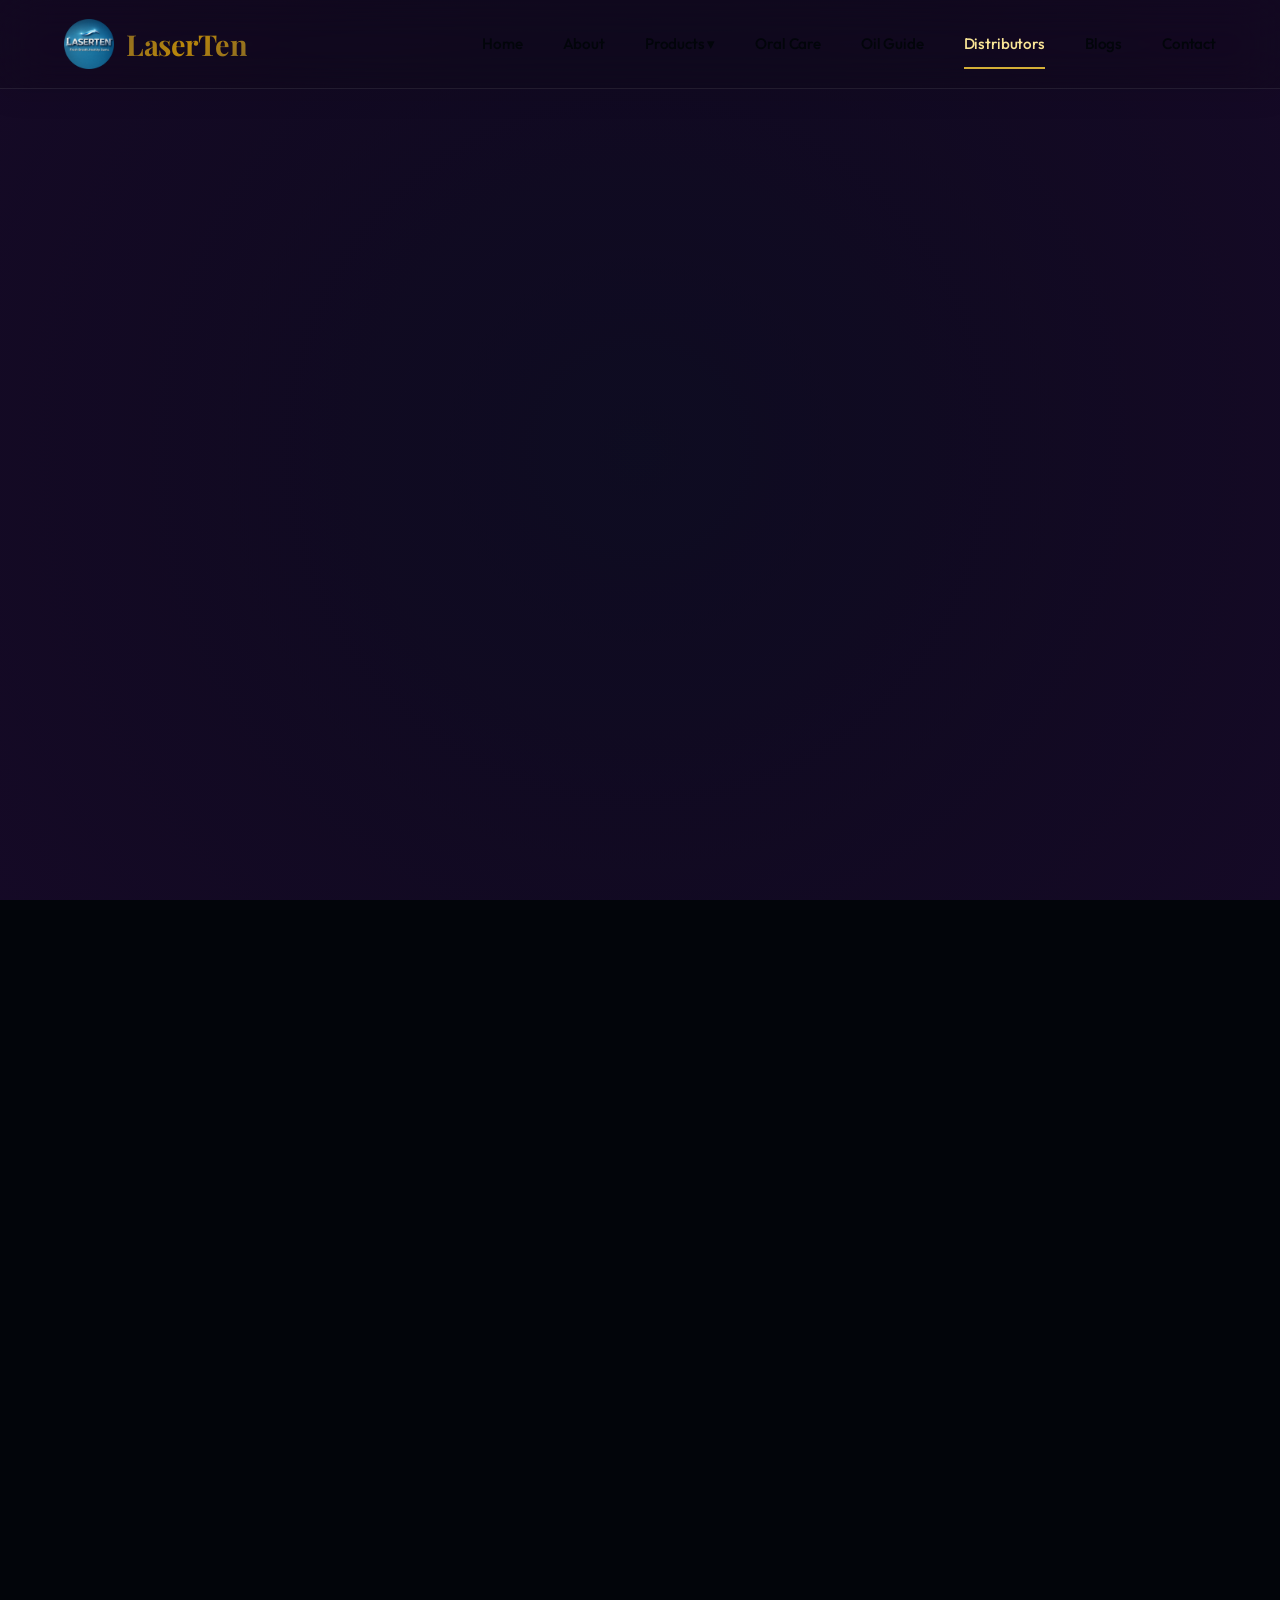
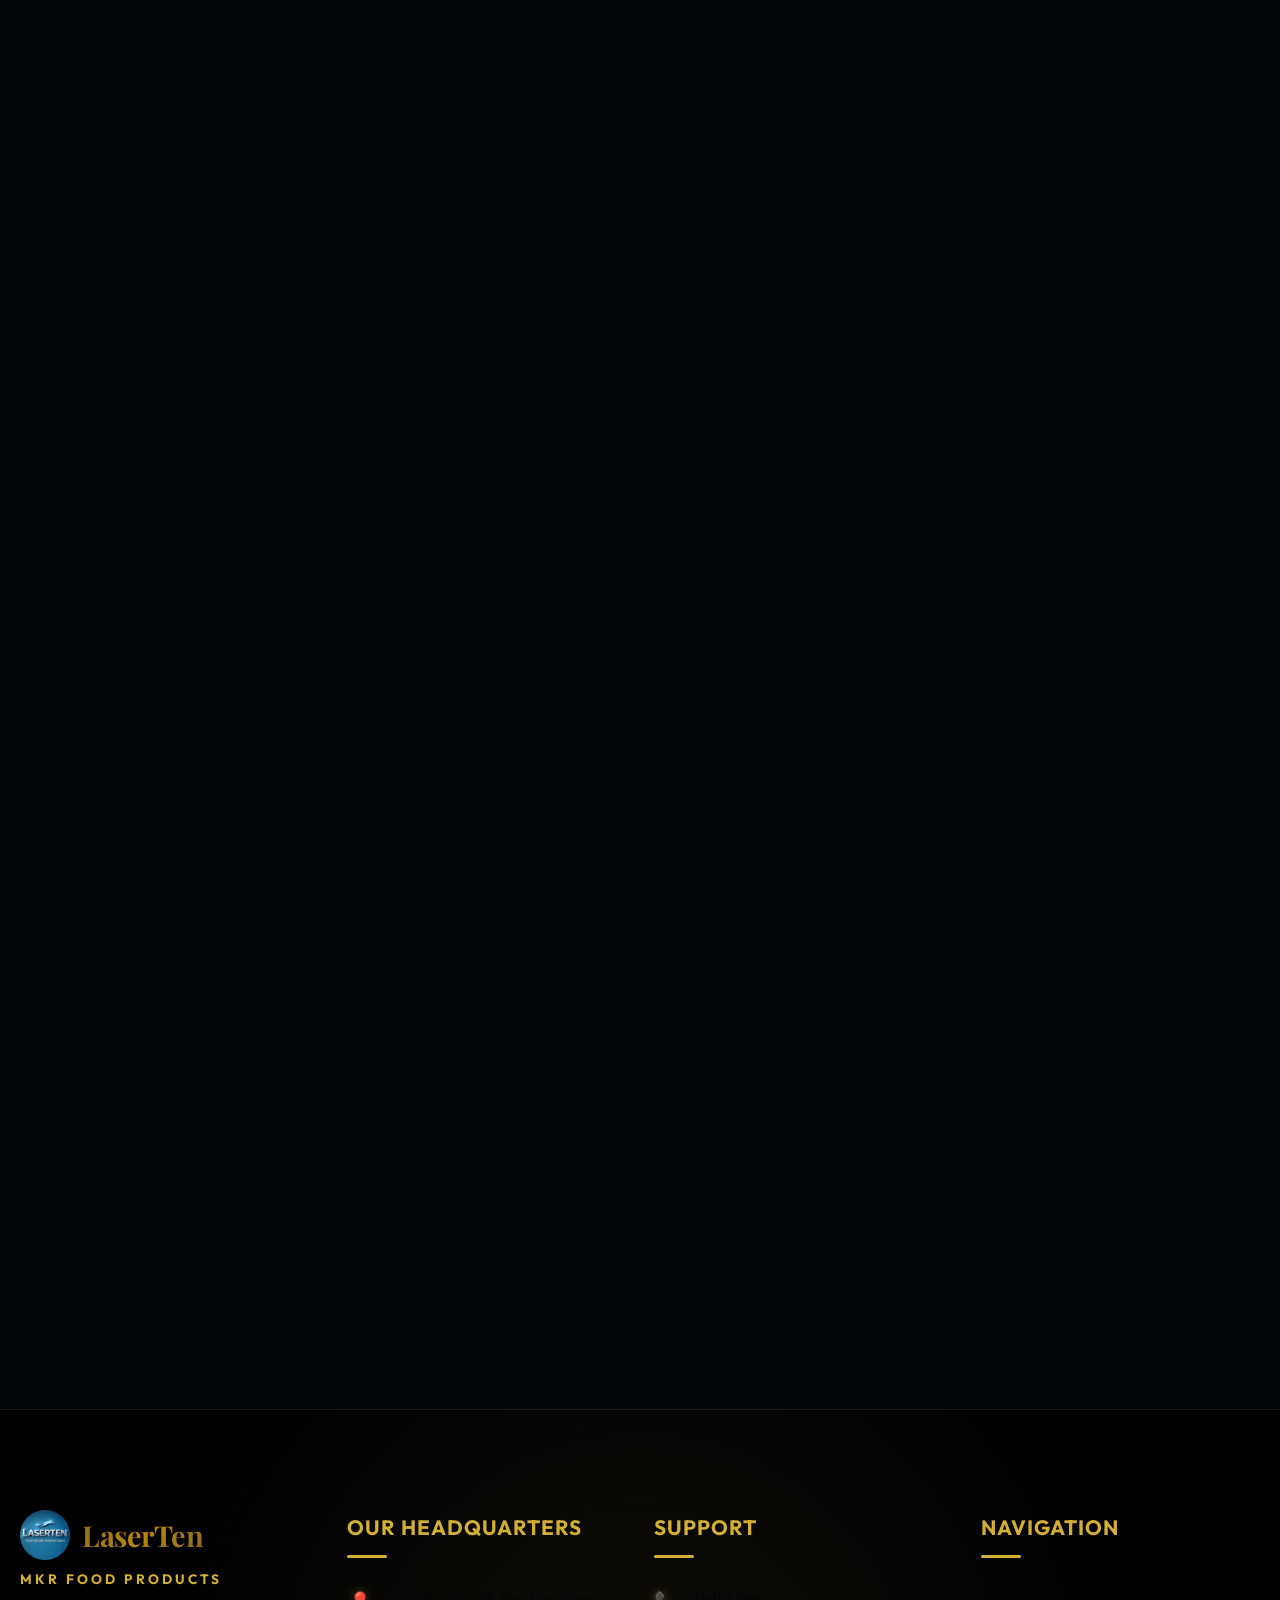
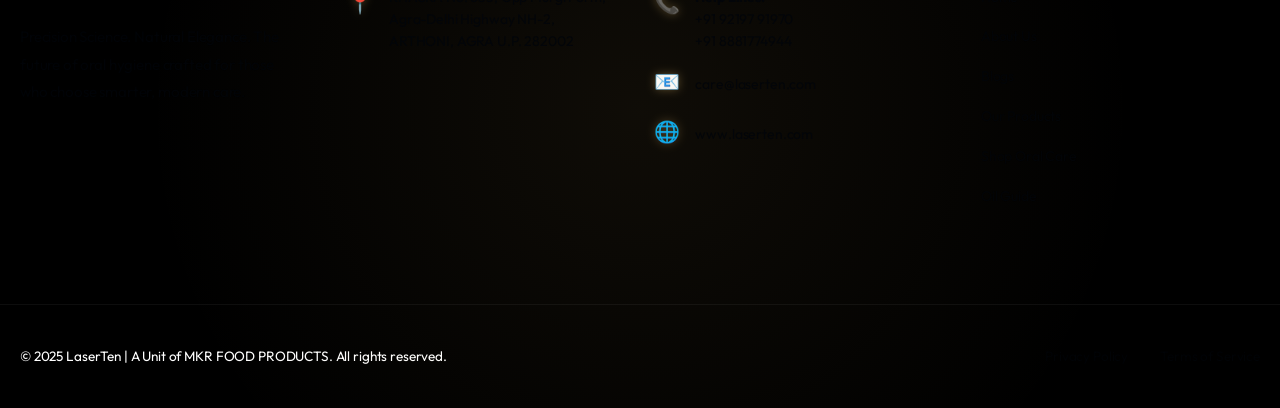
<file: distributors.html>
<!DOCTYPE html>
<html lang="en">

<head>
    <meta charset="UTF-8">
    <meta name="viewport" content="width=device-width, initial-scale=1.0">
    <title>Distributor Profile | Partner with MKR Food Products</title>
    <meta name="description"
        content="Join MKR Food Products as a distributor. Grow with our trusted brands like Laserten, After Drink, and Laser 10. Over 25 years of hygiene innovation.">
    <meta name="keywords"
        content="MKR Food Products, Laserten distributor, FCMG partnership, medical distributor, oral care distribution">
    <!-- Open Graph / Facebook -->
    <meta property="og:type" content="website">
    <meta property="og:url" content="https://laserten.com/distributors.html">
    <meta property="og:title" content="Distributor Profile | Partner with MKR Food Products">
    <meta property="og:description"
        content="Join MKR Food Products as a distributor. Grow with our trusted brands like Laserten, After Drink, and Laser 10.">
    <meta property="og:image" content="photos/logo.png">
    <link rel="stylesheet" href="style.css">
</head>

<body class="distributor-page">


    <nav class="navbar">
        <a href="index.html" class="logo">
            <img src="photos/logo.png" alt="LaserTen Logo">
            <span>LaserTen</span>
        </a>
        <ul class="uppertab">
            <li><a href="index.html">Home</a></li>
            <li><a href="about.html">About</a></li>
            <li class="nav-dropdown">
                <a href="products.html" class="dropbtn">Products ▾</a>
                <ul class="dropdown-menu">
                    <li><a href="products.html#mouthwash">LaserTen Mouthwash</a></li>
                    <li><a href="products.html#oil">LaserTen Oil</a></li>
                    <li><a href="products.html#afterdrink">After Drink</a></li>
                </ul>
            </li>
            <li><a href="oral.html">Oral Care</a></li>
            <li><a href="oil.html">Oil Guide</a></li>
            <li><a href="distributors.html">Distributors</a></li>
            <li><a href="blogs.html">Blogs</a></li>
            <li><a href="contact.html">Contact</a></li>
        </ul>
        <button class="hamburger">
            <span></span>
            <span></span>
            <span></span>
        </button>
    </nav>

    <header class="distributor-hero hero background-purple">
        <div class="aura-container">
            <div class="aura-blob aura-blob-1"></div>
            <div class="aura-blob aura-blob-3"></div>
            <div class="water-bubbles-container">
                <div class="water-bubble" style="width: 40px; height: 40px; left: 10%; animation-delay: 2s;"></div>
                <div class="water-bubble" style="width: 60px; height: 60px; left: 25%; animation-delay: 0s;"></div>
                <div class="water-bubble" style="width: 50px; height: 50px; left: 65%; animation-delay: 1s;"></div>
            </div>
        </div>
        <div class="hero-bg atmospheric"></div>
        <div class="hero-overlay"></div>
        <div class="hero-container hero-centered">
            <div class="hero-content reveal text-center">
                <p class="hero-subtitle shimmer-text">Growth Opportunities</p>
                <h1><span class="line-1 gold-text">Partner with</span><br><span class="line-2 text-white-shadow">MKR
                        Food Products</span>
                </h1>
                <p class="hero-description reveal text-white-shadow">At MKR Food Products, we believe strong
                    partnerships
                    build strong brands. Join a legacy of 25+ years in hygiene and wellness innovation.</p>
                <div class="hero-actions">
                    <a href="#register" class="btn btn-magnetic">Partner with Us</a>
                </div>
            </div>
        </div>
    </header>

    <div class="container py-100">
        <section class="distributor-intro reveal text-center max-800 centered">
            <h2 class="gold-text">Building the Future of Hygiene Together</h2>
            <p>With over 25 years of experience in product development, we offer distributors an opportunity to grow
                with a trusted, innovative, and expanding portfolio. Our brands are designed for high demand, repeat
                usage, and strong market acceptance.</p>
        </section>

        <section class="benefits-section py-80">
            <div class="narrative-block text-center reveal">
                <p class="hero-subtitle gold-text">Why MKR?</p>
                <h2 class="gold-text">Why Distribute MKR Food Products</h2>
            </div>
            <div class="benefit-grid stagger-reveal reveal">
                <div class="benefit-card glass-card">
                    <span class="benefit-icon">🏢</span>
                    <h3>Established Presence</h3>
                    <p>Trusted brands with decades of consumer confidence since 1999.</p>
                </div>
                <div class="benefit-card glass-card">
                    <span class="benefit-icon">🧪</span>
                    <h3>Innovative Range</h3>
                    <p>Oral hygiene, oils, and wellness products designed for modern lifestyles.</p>
                </div>
                <div class="benefit-card glass-card">
                    <span class="benefit-icon">📈</span>
                    <h3>High-Demand</h3>
                    <p>Daily-use personal care products ensure consistent sales and repeat customers.</p>
                </div>
                <div class="benefit-card glass-card">
                    <span class="benefit-icon">📦</span>
                    <h3>Travel-Friendly</h3>
                    <p>Sachet formats ideal for urban/rural markets and medical stores.</p>
                </div>
                <div class="benefit-card glass-card">
                    <span class="benefit-icon">💰</span>
                    <h3>Competitive Margins</h3>
                    <p>Attractive distributor margins with strong growth potential.</p>
                </div>
                <div class="benefit-card glass-card">
                    <span class="benefit-icon">📣</span>
                    <h3>Brand Support</h3>
                    <p>Promotional material, product knowledge, and launch assistance.</p>
                </div>
                <div class="benefit-card glass-card">
                    <span class="benefit-icon">🌍</span>
                    <h3>Wide Appeal</h3>
                    <p>Products suitable for men, women, and children (6+), ensuring broad reach.</p>
                </div>
            </div>
        </section>

        <section class="key-brands-section py-80 reveal">
            <div class="narrative-block text-center">
                <p class="hero-subtitle gold-text">Our Portfolio</p>
                <h2 class="gold-text">Our Key Brands</h2>
            </div>
            <div class="brand-portfolio-grid stagger-reveal reveal">
                <div class="brand-item glass-card">
                    <img src="photos/adepm.png" alt="After Drink">
                    <h4>After Drink Savionette</h4>
                </div>
                <div class="brand-item glass-card">
                    <img src="photos/purplebo.png" alt="Laserten">
                    <h4>Laserten Liquid Toothpaste</h4>
                </div>
                <div class="brand-item glass-card">
                    <img src="photos/LO1.png" alt="Laser 10">
                    <h4>Laser 10 Massage Oil</h4>
                </div>
                <div class="brand-item glass-card">
                    <img src="photos/laser2.png" alt="Relieve-Me">
                    <h4>Relieve-Me Joint Oil</h4>
                </div>
                <div class="brand-item glass-card">
                    <img src="photos/bluepo.png" alt="Relive-Me">
                    <h4>Relive-Me Anti-Tobacco</h4>
                </div>
                <div class="brand-item glass-card">
                    <img src="photos/laser3.jpeg" alt="Funball">
                    <h4>Funball Tongue Twister</h4>
                </div>
            </div>
        </section>

        <div class="split-layout py-80">
            <section class="who-can-partner reveal">
                <h2 class="gold-text">Who Can Become a Partner</h2>
                <div class="partner-list">
                    <div class="partner-type">
                        <span class="icon">🛒</span>
                        <p>FMCG Distributors</p>
                    </div>
                    <div class="partner-type">
                        <span class="icon">💊</span>
                        <p>Medical & Pharmacy Distributors</p>
                    </div>
                    <div class="partner-type">
                        <span class="icon">🏬</span>
                        <p>General & Modern Trade Partners</p>
                    </div>
                    <div class="partner-type">
                        <span class="icon">🚛</span>
                        <p>Regional Wholesalers & Stockists</p>
                    </div>
                </div>
            </section>

            <section class="our-commitment reveal">
                <h2 class="gold-text">Our Commitment</h2>
                <ul class="checkmark-list">
                    <li>Consistent product quality</li>
                    <li>Reliable supply chain</li>
                    <li>Transparent business policies</li>
                    <li>Long-term growth partnership</li>
                </ul>
            </section>
        </div>

        <section id="register" class="registration-section py-100 reveal">
            <div class="form-card gold-border glass-card">
                <div class="form-header text-center">
                    <h2 class="gold-text">Partner Registration</h2>
                    <p>Be part of a growing Indian brand. Submit your details for a partnership enquiry.</p>
                </div>
                <form class="partner-form">
                    <div class="form-grid">
                        <div class="form-group">
                            <label>Contact Person</label>
                            <input type="text" placeholder="Your Name" required>
                        </div>
                        <div class="form-group">
                            <label>Business Name</label>
                            <input type="text" placeholder="Company Name" required>
                        </div>
                        <div class="form-group">
                            <label>Email Address</label>
                            <input type="email" placeholder="example@business.com" required>
                        </div>
                        <div class="form-group">
                            <label>Phone Number</label>
                            <input type="tel" placeholder="+91 XXXXX XXXXX" required>
                        </div>
                        <div class="form-group">
                            <label>Region/Territory</label>
                            <input type="text" placeholder="State/City" required>
                        </div>
                        <div class="form-group">
                            <label>Partner Category</label>
                            <select required>
                                <option value="">Select Category</option>
                                <option value="fmcg">FMCG Distributor</option>
                                <option value="medical">Medical/Pharmacy</option>
                                <option value="wholesale">Wholesaler</option>
                                <option value="other">Other</option>
                            </select>
                        </div>
                    </div>
                    <div class="form-group full-width">
                        <label>Business Experience (Optional)</label>
                        <textarea placeholder="Tell us about your distribution background..."></textarea>
                    </div>
                    <button type="submit" class="submit-btn btn-magnetic">Request Call Back</button>
                </form>
            </div>
        </section>
    </div>

    <footer class="main-footer">
        <div class="container footer-grid">
            <div class="footer-brand footer-column">
                <a href="index.html" class="logo">
                    <img src="photos/logo.png" alt="LaserTen Logo">
                    <span>LaserTen</span>
                </a>
                <p class="mkr-sub-brand">MKR FOOD PRODUCTS</p>
                <p class="brand-description">Precision Science. Natural Elegance. The future of oral hygiene crafted for
                    those who choose smarter, modern care.</p>
            </div>

            <div class="footer-info footer-column">
                <h4>Our Headquarters</h4>
                <ul class="footer-contact-list">
                    <li>
                        <span class="icon">📍</span>
                        <div class="text">
                            KHASRA No. 655, Opp Murgi Form,<br>
                            Agra-Delhi Highway NH-2, <br>
                            ARTHONI, AGRA U.P. 282002
                        </div>
                    </li>
                </ul>
            </div>

            <div id="contacts" class="footer-contact footer-column">
                <h4>Support</h4>
                <ul class="footer-contact-list">
                    <li>
                        <span class="icon">📞</span>
                        <div class="text">
                            <strong>Help Lines:</strong><br>
                            +91 92197 91970<br>
                            +91 8881774944
                        </div>
                    </li>
                    <li>
                        <span class="icon">📧</span>
                        <div class="text"><a href="mailto:care@laserten.com">care@laserten.com</a></div>
                    </li>
                    <li>
                        <span class="icon">🌐</span>
                        <div class="text"><a href="http://www.laserten.com" target="_blank">www.laserten.com</a></div>
                    </li>
                </ul>
            </div>

            <div class="footer-links footer-column">
                <h4>Navigation</h4>
                <ul class="footer-nav">
                    <li><a href="index.html">Home</a></li>
                    <li><a href="about.html">About Us</a></li>
                    <li><a href="blogs.html">Blogs</a></li>
                    <li><a href="products.html">Our Products</a></li>
                    <li><a href="oral.html">Shop Oral Care</a></li>
                    <li><a href="oil.html">Oil Guide</a></li>
                </ul>
            </div>
        </div>

        <div class="footer-bottom">
            <div class="container bottom-flex">
                <p>&copy; 2025 LaserTen | A Unit of MKR FOOD PRODUCTS. All rights reserved.</p>
                <div class="legal-links">
                    <a href="#">Privacy Policy</a>
                    <a href="#">Terms of Service</a>
                </div>
            </div>
        </div>
    </footer>

    <div class="mobile-menu-overlay">
        <ul class="mobile-nav-links">
            <li><a href="index.html">Home</a></li>
            <li><a href="about.html">About</a></li>
            <li><a href="products.html">Products</a></li>
            <li><a href="oral.html">Oral Care</a></li>
            <li><a href="oil.html">Oil Guide</a></li>
            <li><a href="distributors.html">Distributors</a></li>
            <li><a href="blogs.html">Blogs</a></li>
            <li><a href="contact.html">Contact</a></li>
        </ul>
    </div>
    <script src="script.js"></script>
</body>

</html>
</file>
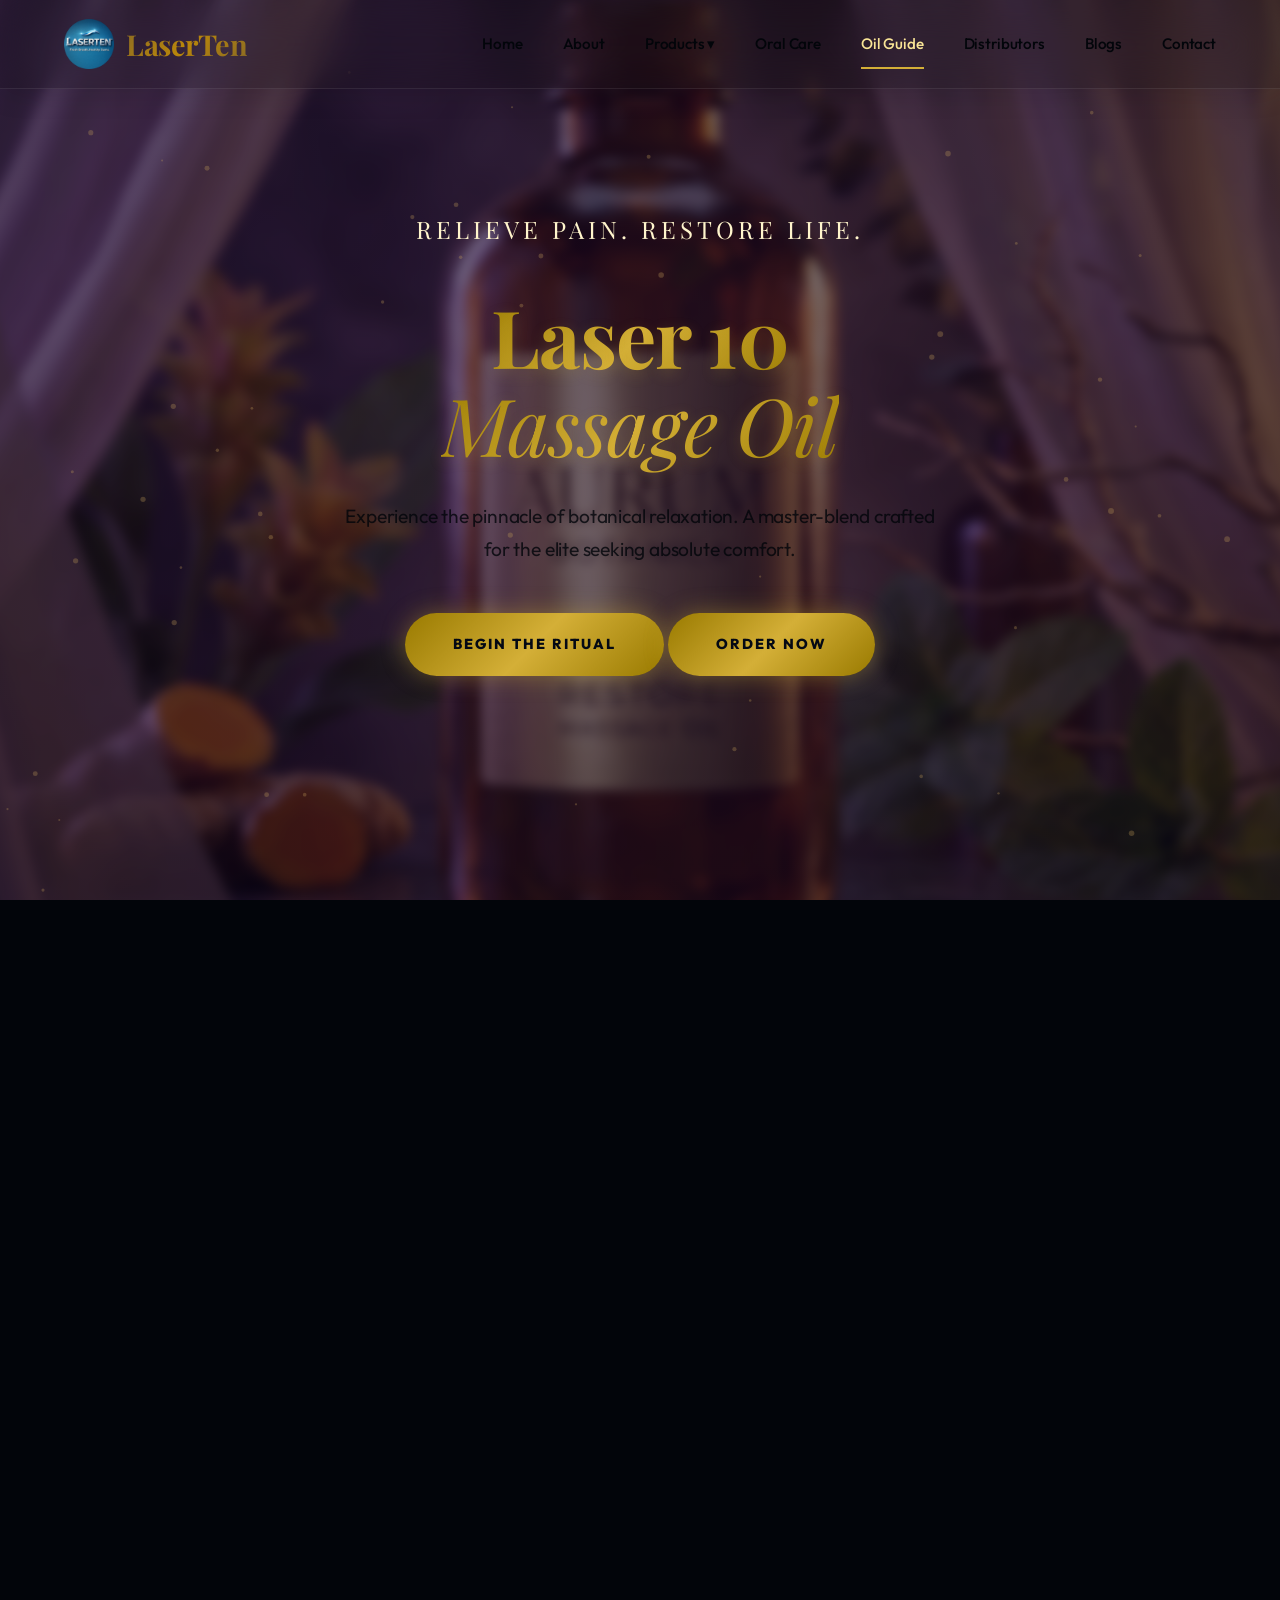
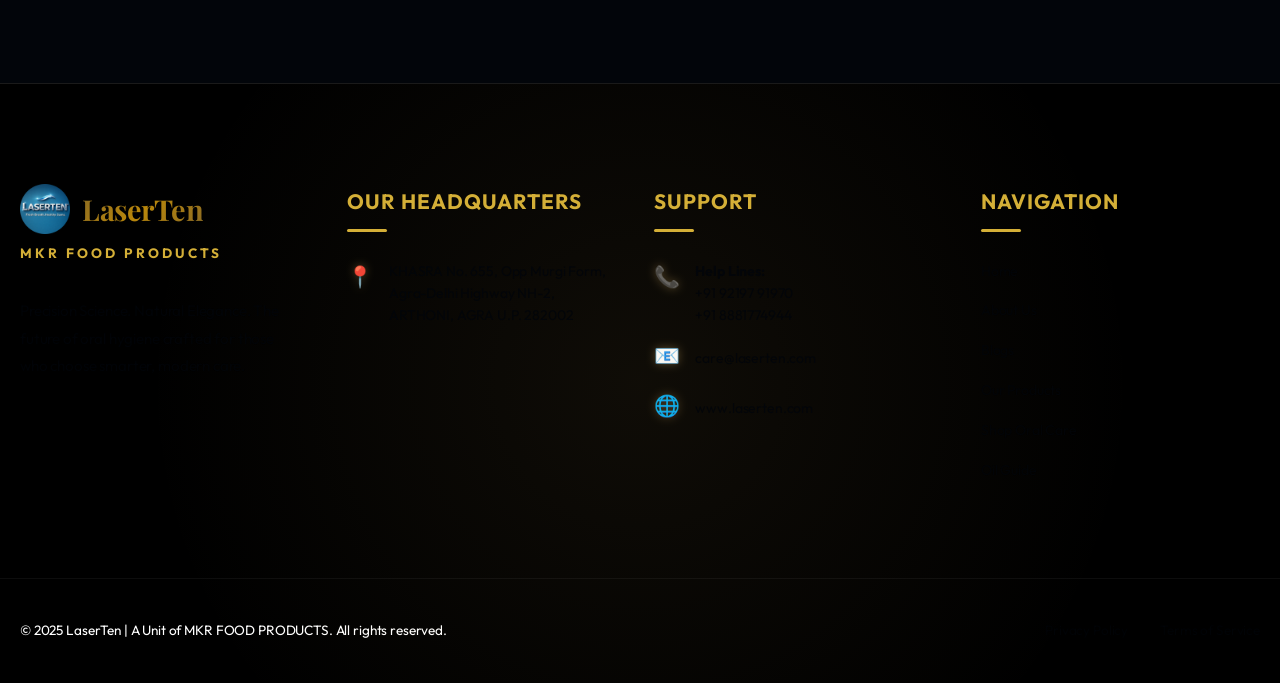
<file: oil.html>
<!DOCTYPE html>
<html lang="en">

<head>
    <meta charset="UTF-8">
    <meta name="viewport" content="width=device-width, initial-scale=1.0">
    <title>Laser 10 Massage Oil | The Gold Standard of Relaxation</title>
    <meta name="description"
        content="Laser 10 Massage Oil is a masterpiece of botanical alchemy. 10 natural oils meticulously blended for absolute comfort and deep relaxation.">
    <link rel="stylesheet" href="style.css">
    <link
        href="https://fonts.googleapis.com/css2?family=Outfit:wght@300;400;500;600;700&family=Playfair+Display:ital,wght@0,400;0,700;1,400&display=swap"
        rel="stylesheet">
</head>

<body class="luxury-oil-page">



    <nav class="navbar">
        <a href="index.html" class="logo">
            <img src="photos/logo.png" alt="LaserTen Logo">
            <span>LaserTen</span>
        </a>
        <ul class="uppertab">
            <li><a href="index.html">Home</a></li>
            <li><a href="about.html">About</a></li>
            <li class="nav-dropdown">
                <a href="products.html" class="dropbtn">Products ▾</a>
                <ul class="dropdown-menu">
                    <li><a href="products.html#mouthwash">LaserTen Mouthwash</a></li>
                    <li><a href="products.html#oil">LaserTen Oil</a></li>
                    <li><a href="products.html#afterdrink">After Drink</a></li>
                </ul>
            </li>
            <li><a href="oral.html">Oral Care</a></li>
            <li><a href="oil.html">Oil Guide</a></li>
            <li><a href="distributors.html">Distributors</a></li>
            <li><a href="blogs.html">Blogs</a></li>
            <li><a href="contact.html">Contact</a></li>
        </ul>
        <button class="hamburger">
            <span></span>
            <span></span>
            <span></span>
        </button>
    </nav>

    <!-- ELITE: Mouse-Responsive Hero -->
    <header class="oil-hero" id="hero-masterpiece">
        <div class="oil-hero-bg parallax-element" data-depth="0.2"></div>
        <canvas id="particle-canvas"></canvas>
        <div class="oil-hero-content reveal">
            <h2 class="oil-motto shimmer-text">Relieve Pain. Restore Life.</h2>
            <h1 class="parallax-element" data-depth="0.5">
                <span class="line-1 gold-text">Laser 10</span><br>
                <span class="line-2 gold-text">Massage Oil</span>
            </h1>
            <p style="font-size: 1.2rem; max-width: 600px; margin: 0 auto 3rem; opacity: 0.8;">
                Experience the pinnacle of botanical relaxation. A master-blend crafted for the elite seeking absolute
                comfort.
            </p>
            <div class="hero-btns">
                <a href="#rituals" class="btn btn-magnetic gold-bg">Begin the Ritual</a>
                <a href="https://wa.me/919219791970" class="btn btn-magnetic">Order Now</a>
            </div>
        </div>
    </header>

    <section id="rituals" class="brand-story reveal">
        <div class="brand-story-inner">
            <p class="lead">Pure Comfort. Redefined.</p>
            <h2 class="gold-text">Botanical Alchemy</h2>

            <div class="premium-divider"></div>

            <p class="story-text">
                Laser 10 is not just an oil; it is a ritual of restoration. Every drop is a symphony of 10 natural
                essences, harmonized to melt away tension and restore your body's natural vitality.
            </p>

            <div class="motto-refined">True luxury is found in complete relaxation.</div>
        </div>
    </section>

    <!-- ELITE: Body Map with Detail Panel -->
    <section class="body-map-section reveal">
        <div class="container">
            <h2 class="section-title gold-text">The Geometry of Care</h2>
            <div class="body-map-wrapper">
                <div class="body-visual-master">
                    <!-- Target points with tooltips -->
                    <div class="hotspot masterpiece-hotspot" data-target="forehead" style="top: 19%; left: 45%;"></div>
                    <div class="hotspot masterpiece-hotspot" data-target="neck" style="top: 27%; left: 51%;"></div>
                    <div class="hotspot masterpiece-hotspot" data-target="back" style="top: 50%; left: 51%;"></div>
                    <div class="hotspot masterpiece-hotspot" data-target="joints" style="top: 78%; left: 48%;"></div>
                </div>

                <div id="master-detail-panel" class="detail-panel">
                    <div class="panel-content">
                        <h3 id="panel-title" class="gold-text">Click a Point</h3>
                        <p id="panel-desc">Explore the targeted benefits of Laser 10 by selecting a focal point on the
                            silhouette.</p>
                        <div class="panel-icon">🔱</div>
                    </div>
                </div>
            </div>
        </div>
    </section>

    <!-- ELITE: Magnetic Virtues Grid -->
    <section class="virtues-section reveal" style="padding: 120px 0;">
        <div class="container">
            <h2 class="section-title gold-text" style="margin-bottom: 4rem;">The 10 Sovereign Virtues</h2>
            <div class="virtues-grid" id="magnetic-grid">
                <div class="virtue-card magnetic-card">
                    <div class="virtue-num">01</div>
                    <h3 class="gold-text">Joint Relief</h3>
                    <p>Absolute restoration for joint stiffness and morning numbness.</p>
                </div>
                <div class="virtue-card magnetic-card">
                    <div class="virtue-num">02</div>
                    <h3 class="gold-text">Back Support</h3>
                    <p>Effortless soothing for chronic back tension and lumbar stress.</p>
                </div>
                <div class="virtue-card magnetic-card">
                    <div class="virtue-num">03</div>
                    <h3 class="gold-text">Digestive Calm</h3>
                    <p>Gentle aromatic massage for stomach comfort and cramp relief.</p>
                </div>
                <div class="virtue-card magnetic-card">
                    <div class="virtue-num">04</div>
                    <h3 class="gold-text">Injury Recovery</h3>
                    <p>Accelerated relaxation for sports-related muscle inflammation.</p>
                </div>
                <div class="virtue-card magnetic-card">
                    <div class="virtue-num">05</div>
                    <h3 class="gold-text">Cranial Zen</h3>
                    <p>Instant relief from the weight of headaches and tension migraines.</p>
                </div>
                <div class="virtue-card magnetic-card">
                    <div class="virtue-num">06</div>
                    <h3 class="gold-text">Living Mobility</h3>
                    <p>Essential daily support for rheumatoid and osteo comfort.</p>
                </div>
                <div class="virtue-card magnetic-card">
                    <div class="virtue-num">07</div>
                    <h3 class="gold-text">Clear Breath</h3>
                    <p>Deep aromatic congestion relief for peaceful breathing.</p>
                </div>
                <div class="virtue-card magnetic-card">
                    <div class="virtue-num">08</div>
                    <h3 class="gold-text">Skin Serenity</h3>
                    <p>Calming of burning sensations and surface irritations.</p>
                </div>
                <div class="virtue-card magnetic-card">
                    <div class="virtue-num">09</div>
                    <h3 class="gold-text">Muscle Mastery</h3>
                    <p>Deep-tissue relaxation that reaches beyond the surface.</p>
                </div>
                <div class="virtue-card magnetic-card">
                    <div class="virtue-num">10</div>
                    <h3 class="gold-text">Eternal Bliss</h3>
                    <p>The ultimate aromatic therapy for a mind-body rejuvenation.</p>
                </div>
            </div>
        </div>
    </section>

    <section class="alchemy-section reveal">
        <div class="container">
            <h2 class="section-title gold-text">A Symphony of Oils</h2>
            <div class="alchemy-list">
                <!-- Ingredients as circular cards -->
                <div class="alchemy-item">
                    <div class="alchemy-icon">🍯</div>
                    <h4>Sesame Oil</h4>
                </div>
                <div class="alchemy-item">
                    <div class="alchemy-icon">🧪</div>
                    <h4>Castor Oil</h4>
                </div>
                <div class="alchemy-item">
                    <div class="alchemy-icon">💛</div>
                    <h4>Turmeric Oil</h4>
                </div>
                <div class="alchemy-item">
                    <div class="alchemy-icon">🌿</div>
                    <h4>Basil Oil</h4>
                </div>
                <div class="alchemy-item">
                    <div class="alchemy-icon">🧄</div>
                    <h4>Garlic Oil</h4>
                </div>
                <div class="alchemy-item">
                    <div class="alchemy-icon">❄️</div>
                    <h4>Camphor Man</h4>
                </div>
                <!-- ... others ... -->
                <div class="alchemy-item">
                    <div class="alchemy-icon">💎</div>
                    <h4>Menthol</h4>
                </div>
                <div class="alchemy-item">
                    <div class="alchemy-icon">🍃</div>
                    <h4>Peppermint</h4>
                </div>
                <div class="alchemy-item">
                    <div class="alchemy-icon">🌲</div>
                    <h4>Pine Oil</h4>
                </div>
            </div>
        </div>
    </section>

    <footer class="main-footer">
        <div class="container footer-grid">
            <div class="footer-brand footer-column">
                <a href="index.html" class="logo">
                    <img src="photos/logo.png" alt="LaserTen Logo">
                    <span>LaserTen</span>
                </a>
                <p class="mkr-sub-brand">MKR FOOD PRODUCTS</p>
                <p class="brand-description">Precision Science. Natural Elegance. The future of oral hygiene crafted for
                    those who choose smarter, modern care.</p>
            </div>

            <div class="footer-info footer-column">
                <h4>Our Headquarters</h4>
                <ul class="footer-contact-list">
                    <li>
                        <span class="icon">📍</span>
                        <div class="text">
                            KHASRA No. 655, Opp Murgi Form,<br>
                            Agra-Delhi Highway NH-2, <br>
                            ARTHONI, AGRA U.P. 282002
                        </div>
                    </li>
                </ul>
            </div>

            <div id="contacts" class="footer-contact footer-column">
                <h4>Support</h4>
                <ul class="footer-contact-list">
                    <li>
                        <span class="icon">📞</span>
                        <div class="text">
                            <strong>Help Lines:</strong><br>
                            +91 92197 91970<br>
                            +91 8881774944
                        </div>
                    </li>
                    <li>
                        <span class="icon">📧</span>
                        <div class="text"><a href="mailto:care@laserten.com">care@laserten.com</a></div>
                    </li>
                    <li>
                        <span class="icon">🌐</span>
                        <div class="text"><a href="http://www.laserten.com" target="_blank">www.laserten.com</a></div>
                    </li>
                </ul>
            </div>

            <div class="footer-links footer-column">
                <h4>Navigation</h4>
                <ul class="footer-nav">
                    <li><a href="index.html">Home</a></li>
                    <li><a href="about.html">About Us</a></li>
                    <li><a href="blogs.html">Blogs</a></li>
                    <li><a href="products.html">Our Products</a></li>
                    <li><a href="oral.html">Shop Oral Care</a></li>
                    <li><a href="oil.html">Oil Guide</a></li>
                </ul>
            </div>
        </div>

        <div class="footer-bottom">
            <div class="container bottom-flex">
                <p>&copy; 2025 LaserTen | A Unit of MKR FOOD PRODUCTS. All rights reserved.</p>
                <div class="legal-links">
                    <a href="#">Privacy Policy</a>
                    <a href="#">Terms of Service</a>
                </div>
            </div>
        </div>
    </footer>

    <div class="mobile-menu-overlay">
        <ul class="mobile-nav-links">
            <li><a href="index.html">Home</a></li>
            <li><a href="about.html">About</a></li>
            <li><a href="products.html">Products</a></li>
            <li><a href="oral.html">Oral Care</a></li>
            <li><a href="oil.html">Oil Guide</a></li>
            <li><a href="distributors.html">Distributors</a></li>
            <li><a href="blogs.html">Blogs</a></li>
            <li><a href="contact.html">Contact</a></li>
        </ul>
    </div>
    <script src="script.js"></script>

    <!-- MASTERPIECE SCRIPTS -->
    <script>

        // Elite: Mouse Parallax Effect
        document.addEventListener('mousemove', (e) => {
            const elements = document.querySelectorAll('.parallax-element');
            const x = (window.innerWidth - e.pageX * 2) / 100;
            const y = (window.innerHeight - e.pageY * 2) / 100;

            elements.forEach(el => {
                const depth = el.getAttribute('data-depth');
                const moveX = x * depth;
                const moveY = y * depth;
                el.style.transform = `translate(${moveX}px, ${moveY}px)`;
            });
        });

        // Elite: Magnetic Card Border Effect
        const cards = document.querySelectorAll('.magnetic-card');
        cards.forEach(card => {
            card.addEventListener('mousemove', (e) => {
                const rect = card.getBoundingClientRect();
                const x = e.clientX - rect.left;
                const y = e.clientY - rect.top;
                card.style.setProperty('--mouse-x', `${x}px`);
                card.style.setProperty('--mouse-y', `${y}px`);

                // Subtle tilt
                const xCenter = rect.width / 2;
                const yCenter = rect.height / 2;
                const rotateX = (y - yCenter) / 10;
                const rotateY = (xCenter - x) / 10;
                card.style.transform = `perspective(1000px) rotateX(${rotateX}deg) rotateY(${rotateY}deg) scale(1.05)`;
            });

            card.addEventListener('mouseleave', () => {
                card.style.transform = 'perspective(1000px) rotateX(0deg) rotateY(0deg) scale(1)';
            });
        });

        // Elite: Body Map Detail Interaction
        const bodyContent = {
            forehead: { title: "Cranial Zen", desc: "Soothe pressure points on the forehead to melt away mental fatigue and tension headaches." },
            neck: { title: "Neck & Shoulders", desc: "The weight of the world sits here. Laser 10 penetrates deep to release knotted muscles." },
            back: { title: "Lumbar Restoration", desc: "Target the core points of the back to restore mobility and ease the strain of daily activity." },
            joints: { title: "Joint Vitality", desc: "Nourish the joints with botanical warmth to reduce stiffness and support fluid movement." }
        };

        document.querySelectorAll('.masterpiece-hotspot').forEach(hotspot => {
            hotspot.addEventListener('click', () => {
                const target = hotspot.getAttribute('data-target');
                const info = bodyContent[target];
                const panel = document.getElementById('master-detail-panel');

                panel.classList.remove('active');
                setTimeout(() => {
                    document.getElementById('panel-title').textContent = info.title;
                    document.getElementById('panel-desc').textContent = info.desc;
                    panel.classList.add('active');
                }, 300);
            });
        });

        // Elite: Particle Background
        const canvas = document.getElementById('particle-canvas');
        const ctx = canvas.getContext('2d');
        canvas.width = window.innerWidth;
        canvas.height = window.innerHeight;

        let particles = [];
        class Particle {
            constructor() {
                this.x = Math.random() * canvas.width;
                this.y = Math.random() * canvas.height;
                this.size = Math.random() * 2 + 1;
                this.speedX = Math.random() * 0.5 - 0.25;
                this.speedY = Math.random() * 0.5 - 0.25;
            }
            update() {
                this.x += this.speedX;
                this.y += this.speedY;
                if (this.x > canvas.width) this.x = 0;
                if (this.x < 0) this.x = canvas.width;
                if (this.y > canvas.height) this.y = 0;
                if (this.y < 0) this.y = canvas.height;
            }
            draw() {
                ctx.fillStyle = 'rgba(197, 160, 89, 0.3)';
                ctx.beginPath();
                ctx.arc(this.x, this.y, this.size, 0, Math.PI * 2);
                ctx.fill();
            }
        }

        function initParticles() {
            for (let i = 0; i < 50; i++) particles.push(new Particle());
        }

        function animateParticles() {
            ctx.clearRect(0, 0, canvas.width, canvas.height);
            particles.forEach(p => {
                p.update();
                p.draw();
            });
            requestAnimationFrame(animateParticles);
        }
        initParticles();
        animateParticles();

        // Reveal effect on scroll
        const revealObserver = new IntersectionObserver((entries) => {
            entries.forEach(entry => {
                if (entry.isIntersecting) entry.target.classList.add('active');
            });
        }, { threshold: 0.1 });
        document.querySelectorAll('.reveal').forEach(el => revealObserver.observe(el));
    </script>
</body>

</html>
</file>
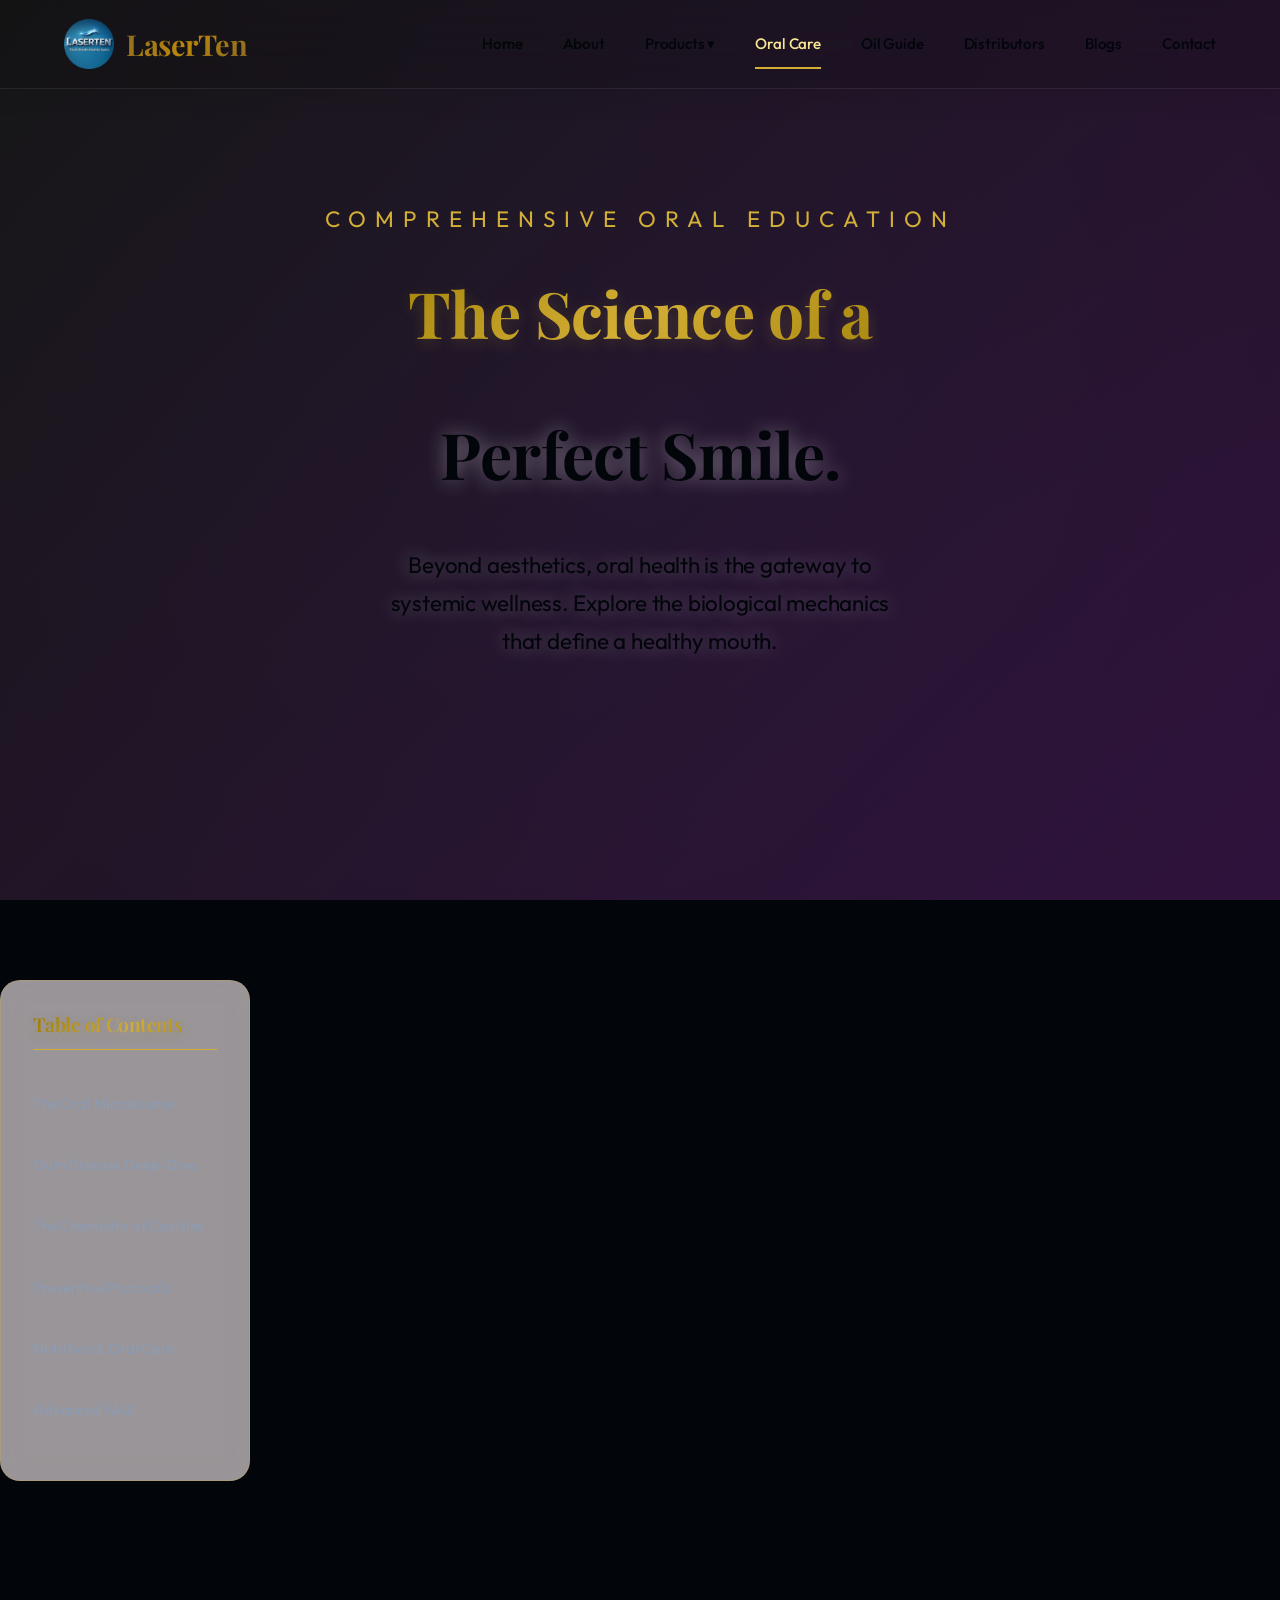
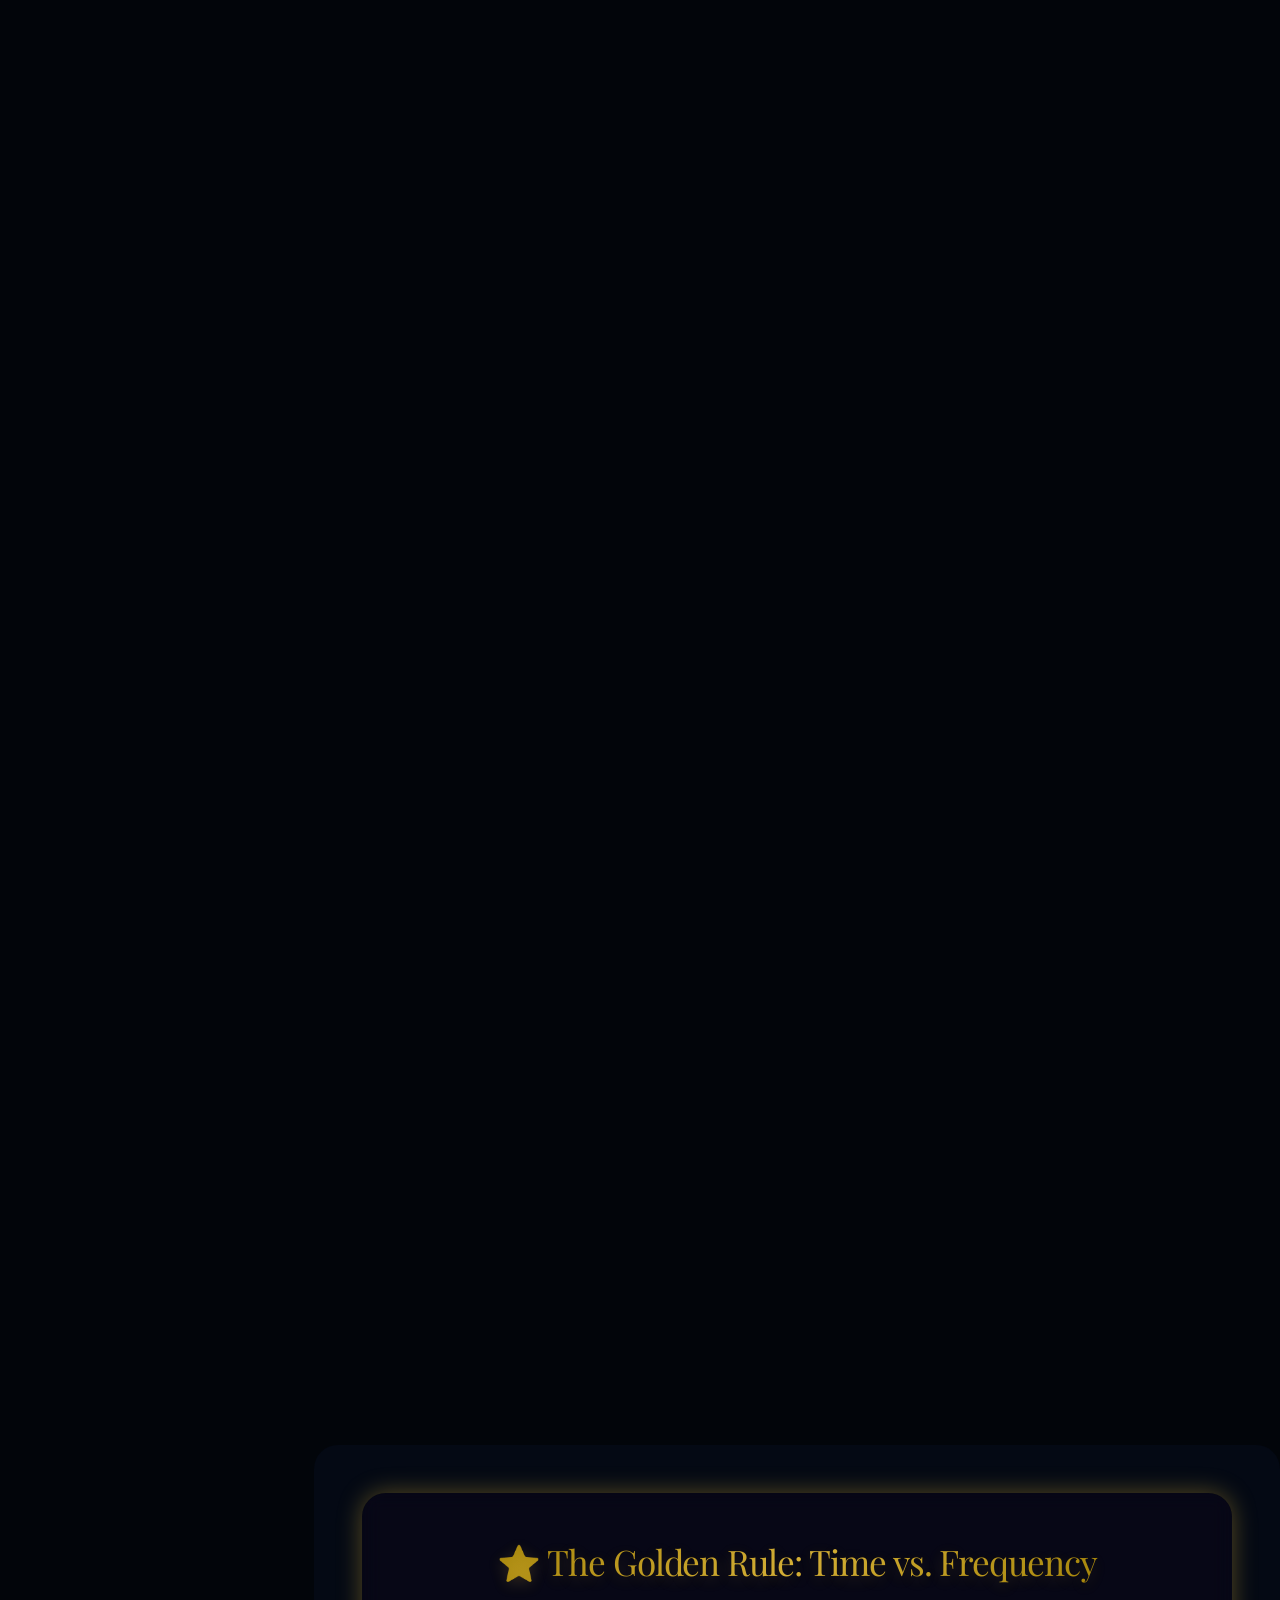
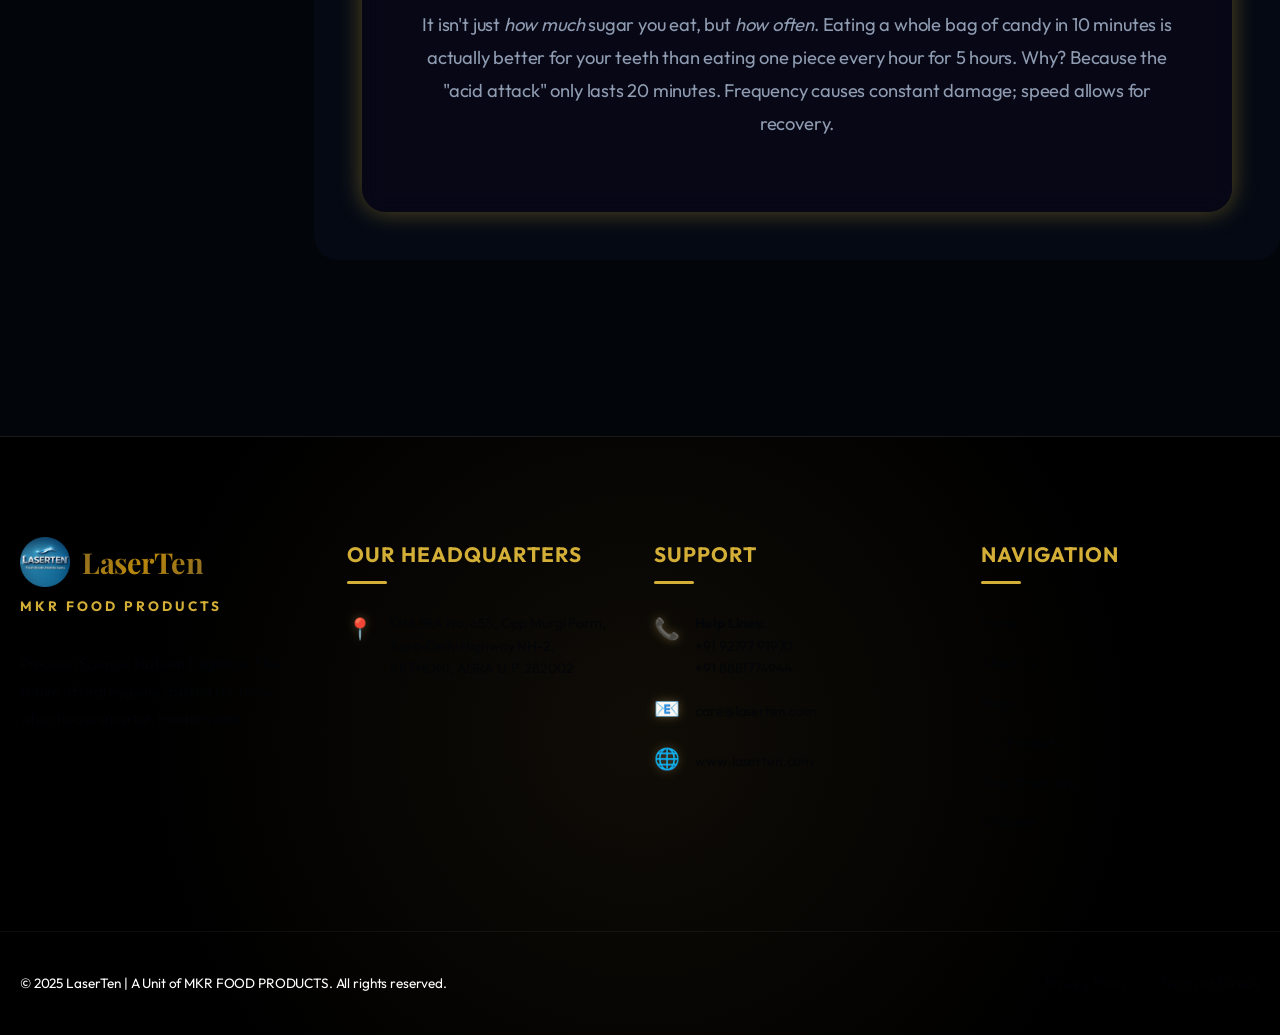
<file: oral.html>
<!DOCTYPE html>
<html lang="en">

<head>
    <meta charset="UTF-8">
    <meta name="viewport" content="width=device-width, initial-scale=1.0">
    <title>The Science of Oral Health | LaserTen Educational Guide</title>
    <meta name="description"
        content="Discover the science behind a perfect smile. Learn about the oral microbiome, gum health, and advanced protocols for modern oral care.">
    <meta name="keywords"
        content="oral health, oral microbiome, gum disease prevention, cavities science, professional oral protocol">
    <link rel="stylesheet" href="style.css">
</head>

<body>


    <div class="floating-elements-container">
        <div class="particle" style="top: 20%; left: 10%; animation-delay: 0s;">✨</div>
        <div class="particle" style="top: 50%; left: 5%; animation-delay: 4s;">🔬</div>
        <div class="particle" style="top: 80%; left: 15%; animation-delay: 2s;">🧬</div>
        <div class="particle" style="top: 30%; right: 10%; animation-delay: 7s;">🍃</div>
        <div class="particle" style="top: 60%; right: 5%; animation-delay: 1s;">🧪</div>
        <div class="particle" style="top: 90%; right: 15%; animation-delay: 5s;">💎</div>
        <div class="particle" style="top: 40%; left: 30%; animation-delay: 8s; opacity: 0.1;">⚛️</div>
    </div>

    <nav class="navbar">
        <a href="index.html" class="logo">
            <img src="photos/logo.png" alt="LaserTen Logo">
            <span>LaserTen</span>
        </a>
        <ul class="uppertab">
            <li><a href="index.html">Home</a></li>
            <li><a href="about.html">About</a></li>
            <li class="nav-dropdown">
                <a href="products.html" class="dropbtn">Products ▾</a>
                <ul class="dropdown-menu">
                    <li><a href="products.html#mouthwash">LaserTen Mouthwash</a></li>
                    <li><a href="products.html#oil">LaserTen Oil</a></li>
                    <li><a href="products.html#afterdrink">After Drink</a></li>
                </ul>
            </li>
            <li><a href="oral.html">Oral Care</a></li>
            <li><a href="oil.html">Oil Guide</a></li>
            <li><a href="distributors.html">Distributors</a></li>
            <li><a href="blogs.html">Blogs</a></li>
            <li><a href="contact.html">Contact</a></li>
        </ul>
        <button class="hamburger">
            <span></span>
            <span></span>
            <span></span>
        </button>
    </nav>

    <header class="hero-large hero">
        <div class="aura-container">
            <div class="aura-blob aura-blob-1"></div>
            <div class="aura-blob aura-blob-2"></div>
            <div class="aura-blob aura-blob-3"></div>
            <div class="glass-particle" style="width: 50px; height: 50px; left: 10%; animation-delay: 1s;"></div>
            <div class="glass-particle" style="width: 80px; height: 80px; left: 80%; animation-delay: 5s;"></div>
            <div class="glass-particle" style="width: 30px; height: 30px; left: 40%; animation-delay: 10s;"></div>

            <div class="water-bubbles-container">
                <div class="water-bubble bubble-burst"
                    style="width: 40px; height: 40px; left: 10%; animation-delay: 2s; animation-duration: 9s;"></div>
                <div class="water-bubble"
                    style="width: 60px; height: 60px; left: 25%; animation-delay: 0s; animation-duration: 18s;"></div>
                <div class="water-bubble bubble-burst"
                    style="width: 30px; height: 30px; left: 45%; animation-delay: 5s; animation-duration: 11s;"></div>
                <div class="water-bubble"
                    style="width: 50px; height: 50px; left: 65%; animation-delay: 1s; animation-duration: 20s;"></div>
                <div class="water-bubble bubble-burst"
                    style="width: 35px; height: 35px; left: 85%; animation-delay: 8s; animation-duration: 12s;"></div>
                <div class="water-bubble"
                    style="width: 45px; height: 45px; left: 15%; animation-delay: 12s; animation-duration: 16s;"></div>
                <div class="water-bubble"
                    style="width: 25px; height: 25px; left: 75%; animation-delay: 4s; animation-duration: 10s;"></div>
                <div class="water-bubble"
                    style="width: 55px; height: 55px; left: 55%; animation-delay: 15s; animation-duration: 22s;"></div>
            </div>
        </div>
        <div class="hero-bg atmospheric"></div>
        <div class="hero-overlay"></div>
        <div class="hero-container hero-centered">
            <div class="hero-content reveal text-center">
                <p class="hero-subtitle shimmer-text">Comprehensive Oral Education</p>
                <h1><span class="line-1 gold-text">The Science of a</span><br><span
                        class="line-2 text-white-shadow">Perfect Smile.</span>
                </h1>
                <p class="hero-description reveal text-white-shadow">Beyond aesthetics, oral health is the gateway to
                    systemic wellness.
                    Explore the biological mechanics that define a healthy mouth.</p>
            </div>
        </div>
    </header>

    <div class="container main-layout">
        <aside class="sidebar">
            <h3 class="gold-text">Table of Contents</h3>
            <ul>
                <li><a href="#microbiome" class="active">The Oral Microbiome</a></li>
                <li><a href="#gums">Gum Disease Deep-Dive</a></li>
                <li><a href="#cavities">The Chemistry of Cavities</a></li>
                <li><a href="#prevention">Preventive Protocols</a></li>
                <li><a href="#nutrition">Nutrition & Oral Care</a></li>
                <li><a href="#faq">Advanced FAQ</a></li>
            </ul>
        </aside>

        <article class="content-area">

            <section id="microbiome" class="reveal">
                <h2 class="gold-text">1. The Oral Microbiome</h2>
                <p>The human mouth is an intricate ecosystem, second only to the gut in microbial diversity. Every
                    surface—the teeth, the tongue, the cheeks—is covered in a biological film. When we talk about "oral
                    care," we are actually talking about <strong>Microbiome Management</strong>.</p>
                <div class="content-visual reveal">
                    <img src="photos/biofilm_microbiome.png" alt="Dental Biofilm Development" class="content-img">
                    <p class="caption">Figure 1.1: The maturation of dental biofilm from beneficial commensal bacteria
                        to pathogenic clusters.</p>
                </div>
                <p>Not all bacteria are bad. In a healthy mouth, "commensal" bacteria work in harmony with your immune
                    system to prevent infection. However, when we consume high-carbohydrate diets or experience
                    prolonged dry mouth, we select for "acidogenic" bacteria like <em>Streptococcus mutans</em>. These
                    bacteria thrive in acidic environments and are the primary drivers of tooth decay.</p>
                <p>Biofilm maturation is a 24-hour cycle. Within hours of brushing, a protein layer called the
                    "pellicle" forms, allowing early colonizers to attach. If left undisturbed, these form complex
                    towers of bacteria that eventually become resistant to simple rinsing—this is why mechanical
                    brushing is non-negotiable.</p>
            </section>

            <section id="gums" class="reveal">
                <h2 class="gold-text">2. Gum Disease: The Silent Destroyer</h2>
                <p>Periodontal disease is often called a "silent" disease because it rarely causes pain until the final
                    stages. It begins with <strong>Gingivitis</strong>, an inflammatory response to plaque accumulation
                    at the gum line. If the body's immune system cannot clear the bacteria, the inflammation becomes
                    chronic, leading to <strong>Periodontitis</strong>.</p>
                <div class="highlight-box gold-border">
                    <div class="highlight-content">
                        <div class="highlight-text">
                            <h4 class="gold-text">The Systemic Link</h4>
                            <p>Recent studies in 2025 confirm that <em>P. gingivalis</em> (a key gum pathogen) can cross
                                the blood-brain barrier. Chronic oral inflammation is now linked to increased risks of
                                cardiovascular disease, diabetes complications, and even cognitive decline.</p>
                        </div>
                        <img src="photos/systemic_link.png" alt="Systemic Link Illustration" class="highlight-img">
                    </div>
                </div>
                <p>In periodontitis, the "pockets" between the tooth and gum deepen. The body's immune cells, in an
                    attempt to fight the infection, release enzymes that inadvertently destroy the bone supporting the
                    teeth. This process is irreversible without professional intervention like Scaling and Root Planing
                    (SRP) or specialized laser therapy.</p>
            </section>

            <section id="cavities" class="reveal">
                <h2 class="gold-text">3. The Chemistry of Cavities</h2>
                <p>Cavities are not just "holes." They are the result of a continuous chemical tug-of-war. Your teeth
                    are constantly in a state of <strong>Demineralization and Remineralization</strong>.</p>
                <p>Every time you eat, the pH in your mouth drops. When it falls below the "critical pH" of 5.5, the
                    hydroxyapatite crystals that make up your enamel begin to dissolve into your saliva. This is
                    demineralization. Fortunately, your saliva is rich in calcium and phosphate, which can flow back
                    into the tooth surface once the pH rises above 5.5—this is remineralization.</p>
                <p>The problem arises when the "acid attacks" are too frequent or the minerals available in saliva are
                    insufficient. Over time, the microscopic dissolution of enamel leads to a structural collapse—a
                    cavity.</p>
            </section>

            <section id="prevention" class="dark-section reveal">
                <h2 class="gold-text">4. The 6-Point Professional Protocol</h2>
                <div class="points-grid stagger-reveal reveal">
                    <div class="point">
                        <h3>01. Mechanical Removal</h3>
                        <p>Brushing and flossing remain the gold standard. Electric toothbrushes with pressure sensors
                            are recommended to avoid "Abrasion" and gum recession.</p>
                    </div>
                    <div class="point">
                        <h3>02. Chemical Assistance</h3>
                        <p>Nano-hydroxyapatite and fluoride toothpastes help "plug" the microscopic holes in your enamel
                            before they become full-blown cavities.</p>
                    </div>
                    <div class="point">
                        <h3>03. Salivary Stimulation</h3>
                        <p>Dry mouth (Xerostomia) is a leading cause of tooth loss. Chewing xylitol-based products can
                            increase saliva flow by up to 10x, neutralizing acids naturally.</p>
                    </div>
                    <div class="point">
                        <h3>04. pH Neutralization</h3>
                        <p>Rinsing with water or an alkaline mouthwash after eating acidic foods helps return the mouth
                            to a neutral pH of 7.0 much faster.</p>
                    </div>
                    <div class="point">
                        <h3>05. Professional Intervention</h3>
                        <p>Regular cleanings remove "tartar" (calcified plaque) that is physically impossible to remove
                            with a toothbrush once it has matured.</p>
                    </div>
                    <div class="point">
                        <h3>06. Microbiome Seeding</h3>
                        <p>Oral probiotics are an emerging trend, helping to "crowd out" pathogenic bacteria with
                            beneficial strains like <em>S. salivarius</em> K12.</p>
                    </div>
                </div>
            </section>

            <section id="nutrition" class="reveal">
                <h2 class="gold-text">5. Nutrition & Lifestyle</h2>
                <div class="nutrition-layout">
                    <div class="nutrition-text">
                        <p>What you eat is just as important as how you brush. A diet high in Vitamin C supports gum
                            tissue health, while Calcium and Vitamin D are essential for maintaining bone density around
                            tooth sockets.</p>
                        <ul>
                            <li><strong>Limit "Snacking Frequency":</strong> Every snack is an acid attack. Constant
                                grazing prevents remineralization.</li>
                            <li><strong>Hydration:</strong> Water is the primary component of saliva. Low hydration
                                leads to low pH.</li>
                            <li><strong>The "Apple" Effect:</strong> Fibrous fruits can help mechanically scrub tooth
                                surfaces, though they are not a replacement for brushing.</li>
                        </ul>
                    </div>
                    <img src="photos/nutrition_lifestyle.png" alt="Healthy Lifestyle for Oral Care"
                        class="nutrition-img">
                </div>
            </section>

            <section id="faq" class="reveal">
                <h2 class="gold-text">6. Advanced FAQ</h2>
                <div class="faq-container">
                    <div class="faq-item">
                        <h4 class="gold-text">Should I use mouthwash before or after brushing?</h4>
                        <p>If your mouthwash contains fluoride or N-Ha, using it <em>after</em> brushing and not rinsing
                            with water afterwards allows the minerals to sit on the teeth for longer.</p>
                    </div>
                    <div class="faq-item">
                        <h4 class="gold-text">Is alcohol-based mouthwash bad?</h4>
                        <p>Alcohol is a desiccant (it dries things out). Long-term use of high-alcohol rinses can lead
                            to dry mouth, which ironically increases the risk of cavities and bad breath.</p>
                    </div>
                    <div class="faq-item">
                        <h4 class="gold-text">Why do my teeth feel sensitive after whitening?</h4>
                        <p>Whitening agents open the "dentinal tubules"—microscopic pores in your teeth. Using LaserTen
                            products can help occlude (plug) these pores to reduce sensitivity.</p>
                    </div>
                </div>
            </section>

            <section id="special-tip" class="tip-pro">
                <div class="tip-card gold-border gold-glow">
                    <h3 class="gold-text">⭐ The Golden Rule: Time vs. Frequency</h3>
                    <p>It isn't just <em>how much</em> sugar you eat, but <em>how often</em>. Eating a whole bag of
                        candy in 10 minutes is actually better for your teeth than eating one piece every hour for 5
                        hours. Why? Because the "acid attack" only lasts 20 minutes. Frequency causes constant damage;
                        speed allows for recovery.</p>
                </div>
            </section>

        </article>
    </div>

    <footer class="main-footer">
        <div class="container footer-grid">
            <div class="footer-brand footer-column">
                <a href="index.html" class="logo">
                    <img src="photos/logo.png" alt="LaserTen Logo">
                    <span>LaserTen</span>
                </a>
                <p class="mkr-sub-brand">MKR FOOD PRODUCTS</p>
                <p class="brand-description">Precision Science. Natural Elegance. The future of oral hygiene crafted for
                    those who choose smarter, modern care.</p>
            </div>

            <div class="footer-info footer-column">
                <h4>Our Headquarters</h4>
                <ul class="footer-contact-list">
                    <li>
                        <span class="icon">📍</span>
                        <div class="text">
                            KHASRA No. 655, Opp Murgi Form,<br>
                            Agra-Delhi Highway NH-2, <br>
                            ARTHONI, AGRA U.P. 282002
                        </div>
                    </li>
                </ul>
            </div>

            <div id="contacts" class="footer-contact footer-column">
                <h4>Support</h4>
                <ul class="footer-contact-list">
                    <li>
                        <span class="icon">📞</span>
                        <div class="text">
                            <strong>Help Lines:</strong><br>
                            +91 92197 91970<br>
                            +91 8881774944
                        </div>
                    </li>
                    <li>
                        <span class="icon">📧</span>
                        <div class="text"><a href="mailto:care@laserten.com">care@laserten.com</a></div>
                    </li>
                    <li>
                        <span class="icon">🌐</span>
                        <div class="text"><a href="http://www.laserten.com" target="_blank">www.laserten.com</a></div>
                    </li>
                </ul>
            </div>

            <div class="footer-links footer-column">
                <h4>Navigation</h4>
                <ul class="footer-nav">
                    <li><a href="index.html">Home</a></li>
                    <li><a href="about.html">About Us</a></li>
                    <li><a href="blogs.html">Blogs</a></li>
                    <li><a href="products.html">Our Products</a></li>
                    <li><a href="oral.html">Shop Oral Care</a></li>
                    <li><a href="oil.html">Oil Guide</a></li>
                </ul>
            </div>
        </div>

        <div class="footer-bottom">
            <div class="container bottom-flex">
                <p>&copy; 2025 LaserTen | A Unit of MKR FOOD PRODUCTS. All rights reserved.</p>
                <div class="legal-links">
                    <a href="#">Privacy Policy</a>
                    <a href="#">Terms of Service</a>
                </div>
            </div>
        </div>
    </footer>

    <div class="mobile-menu-overlay">
        <ul class="mobile-nav-links">
            <li><a href="index.html">Home</a></li>
            <li><a href="about.html">About</a></li>
            <li><a href="products.html">Products</a></li>
            <li><a href="oral.html">Oral Care</a></li>
            <li><a href="oil.html">Oil Guide</a></li>
            <li><a href="distributors.html">Distributors</a></li>
            <li><a href="blogs.html">Blogs</a></li>
            <li><a href="contact.html">Contact</a></li>
        </ul>
    </div>
    <script src="script.js"></script>
</body>

</html>
</file>
<file: style.css>
@import url('https://fonts.googleapis.com/css2?family=Outfit:wght@300;400;500;600;700&family=Playfair+Display:ital,wght@0,400;0,700;1,400&display=swap');

:root {
    /* --- Elite Midnight & Gold Palette --- */
    --primary: #040914; 
    --accent: #D4AF37;
    --gold: #D4AF37;
    --gold-bright: #F9E596;
    --gold-luminous: #FFF5CC;
    --gold-deep: #997A00;
    --white: #02050A; /* Deep dark bg replacing white */

    --bg-light: #081224;
    --bg-dark: #02050A;

    --text-main: #F4F6FA;
    --text-muted: #8E9BB0;

    /* --- Atmospheric Tokens --- */
    --glass-bg: rgba(8, 18, 36, 0.45);
    --glass-border: rgba(212, 175, 55, 0.25);
    --gold-gradient: linear-gradient(135deg, #997A00 0%, #D4AF37 50%, #997A00 100%);
    --gold-glow: 0 0 25px rgba(212, 175, 55, 0.4);

    /* --- Editorial Spacing --- */
    --transition-slow: all 1.2s cubic-bezier(0.23, 1, 0.32, 1);
    --transition-mid: all 0.6s cubic-bezier(0.23, 1, 0.32, 1);
    --transition: all 0.4s cubic-bezier(0.23, 1, 0.32, 1);
    --shadow-hover: 0 10px 40px rgba(0, 0, 0, 0.6);
    --shadow-soft: 0 4px 20px rgba(0, 0, 0, 0.2);
}

* {
    margin: 0;
    padding: 0;
    box-sizing: border-box;
    letter-spacing: -0.01em;
}

html,
body {
    max-width: 100vw;
    width: 100%;
    overflow-x: hidden;
    position: relative;
    -webkit-overflow-scrolling: touch;
    touch-action: pan-y;
    /* Prevent accidental horizontal pans */
}

body {
    font-family: 'Outfit', sans-serif;
    background-color: var(--white);
    color: var(--text-main);
    line-height: 1.7;
    font-size: clamp(0.95rem, 1vw + 0.5rem, 1.1rem);
}

@media (max-width: 768px) {
    body {
        line-height: 1.6;
        font-size: 0.9rem;
        padding-top: 70px;
    }
}

h1,
h2,
h3,
.logo {
    font-family: 'Playfair Display', serif;
    font-weight: 400;
    letter-spacing: -0.03em;
    line-height: 1.2;
}

h1 {
    font-size: clamp(2.5rem, 8vw, 4.5rem);
}

h2 {
    font-size: clamp(2rem, 6vw, 3.2rem);
}

h3 {
    font-size: clamp(1.5rem, 4vw, 2.2rem);
}

/* --- Refined Navbar with Glassmorphism --- */
.navbar {
    position: fixed;
    top: 0;
    left: 0;
    width: 100%;
    display: flex;
    justify-content: space-between;
    align-items: center;
    padding: clamp(0.8rem, 2vw, 1.2rem) 5%;
    background: rgba(10, 10, 10, 0.15);
    backdrop-filter: blur(25px);
    -webkit-backdrop-filter: blur(25px);
    border-bottom: 1px solid rgba(255, 255, 255, 0.08);
    z-index: 2000;
    transition: all 0.6s cubic-bezier(0.23, 1, 0.32, 1);
    box-shadow: 0 4px 30px rgba(0, 0, 0, 0.1);
}

.navbar.scrolled {
    background: rgba(10, 10, 10, 0.8);
    padding: 1.2rem 6%;
    border-bottom: 1px solid rgba(255, 255, 255, 0.1);
}

.logo {
    display: flex;
    align-items: center;
    gap: 12px;
    text-decoration: none;
    transition: var(--transition);
}

.logo img {
    height: 50px;
    width: auto;
    object-fit: contain;
}

.logo span {
    font-size: 1.8rem;
    font-weight: 700;
    background: linear-gradient(135deg, #8B6B23 0%, #B8860B 50%, #8B6B23 100%);
    -webkit-background-clip: text;
    background-clip: text;
    color: transparent;
    letter-spacing: -0.5px;
    font-family: 'Playfair Display', serif;
}

.logo:hover {
    transform: scale(1.02);
}


.uppertab {
    display: flex;
    list-style: none;
    gap: 2.5rem;
    margin: 0;
    padding: 0;
}

.uppertab li {
    position: relative;
}

.uppertab li a {
    color: var(--white) !important;
    text-decoration: none;
    font-weight: 500;
    font-size: 0.95rem;
    padding: 0.5rem 0;
    transition: var(--transition);
    display: block;
}

.uppertab li a::after {
    content: '';
    position: absolute;
    bottom: -4px;
    left: 0;
    width: 0;
    height: 2px;
    background-color: var(--gold);
    transition: var(--transition);
}

.uppertab li a:hover,
.uppertab li a.active {
    color: var(--gold-bright) !important;
}

.uppertab li a:hover::after,
.uppertab li a.active::after {
    width: 100%;
}

/* --- Dropdown Logic --- */
.nav-dropdown {
    position: relative;
    cursor: pointer;
}

.dropdown-menu {
    display: none;
    position: absolute;
    top: 100%;
    left: 50%;
    transform: translateX(-50%) translateY(10px);
    background: var(--white);
    min-width: 220px;
    padding: 1.5rem 0;
    border-radius: 16px;
    box-shadow: var(--shadow-hover);
    border: 1px solid var(--glass-border);
    list-style: none;
    margin-top: 15px;
    opacity: 0;
    transition: all 0.4s cubic-bezier(0.23, 1, 0.32, 1);
    z-index: 2001;
    pointer-events: none;
}

.nav-dropdown:hover .dropdown-menu {
    display: block;
    opacity: 1;
    transform: translateX(-50%) translateY(0);
    pointer-events: auto;
}

.dropdown-menu li {
    margin: 0 !important;
}

.dropdown-menu li a {
    padding: 0.8rem 2rem !important;
    font-size: 0.9rem !important;
    color: var(--text-main) !important;
    display: block;
    transition: all 0.3s ease;
}

.dropdown-menu li a:hover {
    background: var(--bg-light) !important;
    color: var(--primary) !important;
    padding-left: 2.5rem !important;
}

.dropdown-menu::before {
    content: '';
    position: absolute;
    top: -10px;
    left: 0;
    width: 100%;
    height: 15px;
    background: transparent;
}

/* --- Advanced Animations & Utilities --- */
.reveal {
    opacity: 0;
    transform: translateY(30px);
    transition: opacity 0.8s cubic-bezier(0.4, 0, 0.2, 1), transform 0.8s cubic-bezier(0.4, 0, 0.2, 1);
}

.reveal.active {
    opacity: 1;
    transform: translateY(0);
}

.stagger-reveal>* {
    opacity: 0;
    transform: translateY(30px) scale(0.95);
    transition: all 0.8s cubic-bezier(0.23, 1, 0.32, 1);
}

.stagger-reveal.active>* {
    opacity: 1;
    transform: translateY(0) scale(1);
    transition: opacity 0.6s ease-out, transform 0.6s ease-out;
}

/* Stagger delay helpers via JS or CSS child targeting */
.stagger-reveal.active>*:nth-child(1) {
    transition-delay: 0.1s;
}

.stagger-reveal.active>*:nth-child(2) {
    transition-delay: 0.2s;
}

.stagger-reveal.active>*:nth-child(3) {
    transition-delay: 0.3s;
}

.stagger-reveal.active>*:nth-child(4) {
    transition-delay: 0.4s;
}

/* --- Aura System --- */
.aura-container {
    position: absolute;
    top: 0;
    left: 0;
    width: 100%;
    height: 100%;
    overflow: hidden;
    pointer-events: none;
    z-index: 0;
}

.aura-blob {
    position: absolute;
    border-radius: 50%;
    filter: blur(80px);
    opacity: 0.6;
    z-index: 0;
    animation: auraFloat 20s infinite alternate cubic-bezier(0.45, 0, 0.55, 1);
}

.aura-blob-1 {
    width: 600px;
    height: 600px;
    background: radial-gradient(circle, rgba(212, 175, 55, 0.2) 0%, transparent 70%);
    top: -100px;
    right: -100px;
}

.aura-blob-2 {
    width: 500px;
    height: 500px;
    background: radial-gradient(circle, rgba(153, 122, 0, 0.15) 0%, transparent 70%);
    bottom: -50px;
    left: -100px;
    animation-delay: -5s;
}

.aura-blob-3 {
    width: 400px;
    height: 400px;
    background: radial-gradient(circle, rgba(0, 140, 153, 0.15) 0%, transparent 70%);
    top: 40%;
    left: 40%;
    animation-delay: -10s;
}

@keyframes auraFloat {
    0% {
        transform: translate(0, 0) scale(1);
    }

    100% {
        transform: translate(5%, 5%) scale(1.1);
    }
}

/* --- Custom Scrollbar --- */
::-webkit-scrollbar {
    width: 10px;
}

::-webkit-scrollbar-track {
    background: var(--bg-light);
}

::-webkit-scrollbar-thumb {
    background: var(--primary);
    border-radius: 10px;
}

::-webkit-scrollbar-thumb:hover {
    background: var(--accent);
}

/* --- Luminous Gold Utilities --- */
.gold-text {
    background: var(--gold-gradient);
    -webkit-background-clip: text;
    background-clip: text;
    color: transparent !important;
}

.text-white-shadow {
    color: var(--white) !important;
    text-shadow: 0 0 20px rgba(255, 255, 255, 0.6);
    display: inline-block;
}

/* Baby Pink Theme for Content Area */
.blog-content-theme {
    background: var(--white);
    /* This is actually baby pinkish-white based on :root */
    color: var(--primary);
    padding-top: 80px;
    margin-top: -50px;
    /* Overlap with hero slightly for smooth transition */
    position: relative;
    z-index: 5;
    border-radius: 50px 50px 0 0;
}

.blog-content-theme h2:not(.gold-text),
.blog-content-theme h3 {
    color: var(--primary);
}

.blog-content-theme p {
    color: var(--text-muted);
}

.blog-content-theme .glass-card {
    background: rgba(255, 255, 255, 0.7);
    border: 1px solid rgba(26, 11, 46, 0.1);
    box-shadow: 0 10px 30px rgba(0, 0, 0, 0.05);
}

.blog-content-theme .glass-card:hover {
    border: 1px solid var(--gold);
    box-shadow: 0 15px 40px rgba(197, 160, 89, 0.2);
}

.blog-content-theme .step-number {
    color: var(--gold);
}

.blog-content-theme .category-btn {
    background: rgba(26, 11, 46, 0.05);
    color: var(--primary);
    border: 1px solid rgba(26, 11, 46, 0.1);
}

.blog-content-theme .category-btn.active {
    background: var(--gold-gradient);
    color: #000;
    border: none;
}

.blog-content-theme .blog-card {
    background: #fff;
    border: 1px solid rgba(26, 11, 46, 0.05);
}

.blog-content-theme .blog-card-content h3 {
    color: var(--primary);
}

.blog-content-theme .read-more {
    color: var(--gold-deep);
}

.blog-content-theme .read-more:hover {
    color: var(--primary);
}

.blog-content-theme .newsletter-section {
    background: var(--primary);
    border-radius: 30px;
    color: var(--white);
    overflow: hidden;
}

.blog-content-theme .newsletter-section h2 {
    color: var(--gold);
}

.blog-content-theme .product-features {
    background: rgba(26, 11, 46, 0.03);
    margin-left: calc(-50vw + 50%);
    margin-right: calc(-50vw + 50%);
    padding: 100px 5%;
}

.blog-content-theme .feature-points-list li strong {
    color: var(--primary);
}

/* Detailed Article Styles */
.detailed-article {
    max-width: 900px;
    margin: 0 auto;
    padding: 20px;
}

.article-lead {
    font-size: 1.4rem;
    line-height: 1.6;
    color: var(--primary);
    font-weight: 500;
    border-left: 4px solid var(--gold);
    padding-left: 30px;
    margin-bottom: 40px;
}

.article-main-img {
    width: 100%;
    border-radius: 30px;
    box-shadow: 0 20px 50px rgba(0, 0, 0, 0.1);
    object-fit: cover;
    max-height: 500px;
}

.article-body p {
    font-size: 1.15rem;
    margin-bottom: 25px;
    line-height: 1.8;
}

.article-quote {
    font-family: 'Playfair Display', serif;
    font-size: 2rem;
    font-style: italic;
    text-align: center;
    color: var(--gold-deep);
    padding: 60px 0;
    position: relative;
}

.article-quote::before,
.article-quote::after {
    content: '"';
    font-size: 5rem;
    position: absolute;
    opacity: 0.2;
    color: var(--gold);
}

.article-quote::before {
    top: 20px;
    left: 10px;
}

.article-quote::after {
    bottom: -20px;
    right: 10px;
}

.article-footer {
    border-top: 1px solid rgba(26, 11, 46, 0.1);
}

.border-top {
    border-top: 1px solid rgba(26, 11, 46, 0.1);
}

/* --- Article Engagement Enhancements --- */

/* Reading Progress Bar */
.reading-progress-container {
    position: fixed;
    top: 0;
    left: 0;
    width: 100%;
    height: 4px;
    z-index: 2000;
    background: rgba(255, 245, 247, 0.1);
}

.reading-progress-bar {
    height: 100%;
    width: 0%;
    background: var(--gold-gradient);
    box-shadow: 0 0 10px rgba(197, 160, 89, 0.5);
    transition: width 0.1s ease-out;
}

/* Typography Enhancements */
.article-body>p:first-of-type::first-letter {
    font-family: 'Playfair Display', serif;
    font-size: 5rem;
    float: left;
    margin-right: 15px;
    line-height: 0.8;
    color: var(--gold);
    font-weight: 700;
}

.article-section h3 {
    position: relative;
    padding-bottom: 15px;
    margin-bottom: 25px;
}

.article-section h3::after {
    content: '';
    position: absolute;
    bottom: 0;
    left: 0;
    width: 60px;
    height: 2px;
    background: var(--gold);
    opacity: 0.6;
}

/* Metadata Badges */
.article-meta {
    display: flex;
    align-items: center;
    gap: 15px;
    flex-wrap: wrap;
}

.read-time {
    font-size: 0.85rem;
    color: var(--primary);
    opacity: 0.6;
    letter-spacing: 0.05em;
    font-weight: 600;
    text-transform: uppercase;
}

/* Cinematic Hover for Article Images */
.article-main-img {
    width: 100%;
    border-radius: 30px;
    box-shadow: 0 30px 60px rgba(0, 0, 0, 0.1);
    object-fit: cover;
    max-height: 600px;
    transition: var(--transition-slow);
}

.article-main-img:hover {
    transform: scale(1.02);
    box-shadow: 0 40px 80px rgba(197, 160, 89, 0.15);
}

/* Share Bar */
.article-share-bar {
    display: flex;
    gap: 10px;
    margin-top: 30px;
}

.share-btn {
    width: 40px;
    height: 40px;
    border-radius: 50%;
    background: white;
    display: flex;
    align-items: center;
    justify-content: center;
    border: 1px solid rgba(26, 11, 46, 0.1);
    cursor: pointer;
    transition: var(--transition);
    color: var(--primary);
}

.share-btn:hover {
    background: var(--gold);
    color: white;
    border-color: var(--gold);
    transform: translateY(-3px);
}

/* Next Article Footer */
.next-article-teaser {
    background: rgba(197, 160, 89, 0.05);
    border-radius: 30px;
    padding: 3rem;
    display: flex;
    justify-content: space-between;
    align-items: center;
    margin-top: 80px;
    border: 1px dashed rgba(197, 160, 89, 0.3);
}

/* Study-Friendly Features */
.key-takeaways {
    background: linear-gradient(135deg, #fff 0%, rgba(197, 160, 89, 0.05) 100%);
    border-left: 5px solid var(--gold);
    border-radius: 20px;
    padding: 2.5rem;
    margin: 3rem 0;
    box-shadow: 0 10px 30px rgba(197, 160, 89, 0.05);
}

.key-takeaways h4 {
    display: flex;
    align-items: center;
    gap: 12px;
    color: var(--gold);
    font-size: 1.2rem;
    text-transform: uppercase;
    letter-spacing: 0.1em;
    margin-bottom: 20px;
}

.key-takeaways ul {
    list-style: none;
    padding: 0;
}

.key-takeaways li {
    position: relative;
    padding-left: 25px;
    margin-bottom: 12px;
    line-height: 1.6;
}

.key-takeaways li::before {
    content: '✦';
    position: absolute;
    left: 0;
    color: var(--gold);
}

.science-callout {
    background: var(--primary);
    color: white;
    padding: 2.5rem;
    border-radius: 30px;
    margin: 3rem 0;
    position: relative;
    overflow: hidden;
}

.science-callout::before {
    content: '';
    position: absolute;
    top: -50px;
    right: -50px;
    width: 200px;
    height: 200px;
    background: radial-gradient(circle, rgba(197, 160, 89, 0.2) 0%, transparent 70%);
}

.science-callout h4 {
    color: var(--gold);
    margin-bottom: 15px;
}

.science-callout p {
    color: rgba(255, 255, 255, 0.9);
    font-size: 0.95rem;
    margin: 0;
}

.article-quote {
    padding: 3rem;
    margin: 4rem 0;
    background: rgba(255, 245, 247, 0.5);
    border-radius: 0 50px 0 50px;
    position: relative;
    text-align: center;
}

.article-quote p {
    font-family: 'Playfair Display', serif;
    font-size: 1.8rem;
    font-style: italic;
    color: var(--primary);
    line-height: 1.4;
    position: relative;
    z-index: 1;
}

.article-quote::after {
    content: '"';
    position: absolute;
    top: 20px;
    left: 50%;
    transform: translateX(-50%);
    font-size: 8rem;
    color: rgba(197, 160, 89, 0.1);
    font-family: serif;
}

@media (max-width: 768px) {
    .article-quote p {
        font-size: 1.4rem;
    }
}

.gold-glow {
    box-shadow: var(--gold-glow);
}

.gold-border {
    border: 1px solid rgba(197, 160, 89, 0.3);
}

.gold-bg {
    background: var(--gold-gradient);
    color: #000000;
}

@keyframes goldShimmer {
    0% {
        background-position: -200% center;
    }

    100% {
        background-position: 200% center;
    }
}

.shimmer-text {
    background-size: 200% auto;
    animation: goldShimmer 6s linear infinite;
}

.premium-gradient-bg {
    background: linear-gradient(135deg, #121212 0%, #1A1A1A 100%);
    position: relative;
}

.premium-gradient-bg::before {
    content: '';
    position: absolute;
    top: 0;
    left: 0;
    width: 100%;
    height: 100%;
    background: radial-gradient(circle at 50% -20%, rgba(197, 160, 89, 0.1) 0%, transparent 70%);
    pointer-events: none;
}

/* --- Magnetic Button Logic --- */
.btn-magnetic {
    transition: transform 0.2s cubic-bezier(0.23, 1, 0.32, 1);
}

/* --- Mobile Hamburger & Overlay --- */
.hamburger {
    display: none;
    flex-direction: column;
    gap: 5px;
    cursor: pointer;
    z-index: 5000;
    border: none;
    background: rgba(255, 255, 255, 0.05);
    padding: 12px;
    border-radius: 12px;
    transition: var(--transition);
}

.hamburger:hover {
    background: rgba(255, 255, 255, 0.1);
}

.hamburger span {
    display: block;
    width: 24px;
    height: 2px;
    background-color: var(--white);
    transition: var(--transition);
    border-radius: 2px;
}

.hamburger.active span:nth-child(1) {
    transform: translateY(7px) rotate(45deg);
}

.hamburger.active span:nth-child(2) {
    opacity: 0;
    transform: translateX(-10px);
}

.hamburger.active span:nth-child(3) {
    transform: translateY(-7px) rotate(-45deg);
}

.mobile-menu-overlay {
    position: fixed;
    top: 0;
    left: 0;
    width: 100%;
    height: 100vh;
    background: rgba(26, 11, 46, 0.98);
    backdrop-filter: blur(25px);
    -webkit-backdrop-filter: blur(25px);
    display: flex;
    flex-direction: column;
    justify-content: center;
    align-items: center;
    z-index: 4000;
    opacity: 0;
    visibility: hidden;
    transition: all 0.5s cubic-bezier(0.77, 0, 0.175, 1);
}

.mobile-menu-overlay.active {
    opacity: 1;
    visibility: visible;
}

.mobile-nav-links {
    list-style: none;
    text-align: center;
}

.mobile-nav-links li {
    margin: 2rem 0;
    overflow: hidden;
}

.mobile-nav-links li a {
    color: var(--white);
    font-size: clamp(1.4rem, 5vw, 2.2rem);
    font-family: 'Playfair Display', serif;
    text-decoration: none;
    font-weight: 500;
    transition: all 0.4s cubic-bezier(0.23, 1, 0.32, 1);
    display: block;
    padding: 15px 0;
    transform: translateY(20px);
    opacity: 0;
}

.mobile-menu-overlay.active .mobile-nav-links a {
    transform: translateY(0);
    opacity: 1;
}

/* Staggered entrance for mobile links */
.mobile-menu-overlay.active .mobile-nav-links li:nth-child(1) a {
    transition-delay: 0.1s;
}

.mobile-menu-overlay.active .mobile-nav-links li:nth-child(2) a {
    transition-delay: 0.15s;
}

.mobile-menu-overlay.active .mobile-nav-links li:nth-child(3) a {
    transition-delay: 0.2s;
}

.mobile-menu-overlay.active .mobile-nav-links li:nth-child(4) a {
    transition-delay: 0.25s;
}

.mobile-menu-overlay.active .mobile-nav-links li:nth-child(5) a {
    transition-delay: 0.3s;
}

.mobile-menu-overlay.active .mobile-nav-links li:nth-child(6) a {
    transition-delay: 0.35s;
}

.mobile-menu-overlay.active .mobile-nav-links li:nth-child(7) a {
    transition-delay: 0.4s;
}

.mobile-menu-overlay.active .mobile-nav-links li:nth-child(8) a {
    transition-delay: 0.45s;
}

.mobile-nav-links li a.active {
    color: var(--gold);
    font-weight: 700;
}

/* --- Back To Top Button --- */
.back-to-top {
    position: fixed;
    bottom: 30px;
    right: 30px;
    width: 50px;
    height: 50px;
    background: var(--gold-gradient);
    color: #000;
    border: none;
    border-radius: 50%;
    font-size: 20px;
    display: flex;
    align-items: center;
    justify-content: center;
    cursor: pointer;
    z-index: 3500;
    opacity: 0;
    visibility: hidden;
    transition: all 0.4s cubic-bezier(0.23, 1, 0.32, 1);
    box-shadow: 0 10px 20px rgba(0, 0, 0, 0.2);
}

@media (max-width: 768px) {
    .back-to-top {
        bottom: 80px;
        right: 20px;
        width: 45px;
        height: 45px;
    }
}

.back-to-top.visible {
    opacity: 1;
    visibility: visible;
    transform: translateY(0);
}

.back-to-top:hover {
    transform: translateY(-5px);
    box-shadow: 0 15px 30px rgba(197, 160, 89, 0.4);
}

/* --- Refined Responsive Logic --- */
@media (max-width: 992px) {
    .navbar {
        padding: 1rem 2rem;
    }

    .uppertab {
        display: none;
    }

    .hamburger {
        display: flex;
    }
}

@media (max-width: 480px) {
    .navbar {
        padding: 0.8rem 1rem;
    }

    .logo span {
        font-size: 1.4rem;
    }

    .logo img {
        height: 35px;
    }

    .hero h1 {
        font-size: 2.2rem !important;
    }
}

/* --- Bubble Highlight Animation --- */
.flavours {
    position: relative;
    overflow: hidden;
    background: var(--white);
}

.bubble-highlighter {
    position: absolute;
    width: 300px;
    height: 300px;
    background: radial-gradient(circle, rgba(255, 255, 255, 0.6) 0%, transparent 70%);
    filter: blur(40px);
    mix-blend-mode: overlay;
    pointer-events: none;
    z-index: 5;
    animation: bubbleMove 12s infinite alternate ease-in-out;
}

@keyframes bubbleMove {
    0% {
        top: -10%;
        left: -10%;
        transform: scale(1);
    }

    33% {
        top: 40%;
        left: 60%;
        transform: scale(1.2);
    }

    66% {
        top: 80%;
        left: 20%;
        transform: scale(0.8);
    }

    100% {
        top: 50%;
        left: 90%;
        transform: scale(1.1);
    }
}

/* --- Water Bubble System --- */
.water-bubbles-container {
    position: absolute;
    top: 0;
    left: 0;
    width: 100%;
    height: 100%;
    pointer-events: none;
    z-index: 1;
    overflow: hidden;
}

.water-bubble {
    position: absolute;
    bottom: -100px;
    background: radial-gradient(circle at 30% 30%, rgba(255, 255, 255, 0.8) 0%, rgba(255, 255, 255, 0.4) 70%);
    backdrop-filter: blur(1px);
    border-radius: 50%;
    box-shadow:
        inset -5px -5px 15px rgba(0, 0, 0, 0.1),
        inset 5px 5px 15px rgba(255, 255, 255, 0.9),
        0 0 20px rgba(255, 255, 255, 0.4);
    animation:
        bubbleRise 15s infinite ease-in,
        bubbleSway 4s infinite ease-in-out,
        bubbleZiggle 2s infinite ease-in-out;
    border: 1px solid rgba(255, 255, 255, 0.6);
}

/* Secondary 3D Highlight */
.water-bubble::before {
    content: '';
    position: absolute;
    bottom: 15%;
    left: 15%;
    width: 20%;
    height: 20%;
    background: rgba(255, 255, 255, 0.6);
    border-radius: 50%;
    filter: blur(2px);
}

/* Primary 3D Highlight */
.water-bubble::after {
    content: '';
    position: absolute;
    top: 10%;
    right: 15%;
    width: 35%;
    height: 25%;
    background: linear-gradient(to bottom, rgba(255, 255, 255, 0.95), transparent);
    border-radius: 50%;
    transform: rotate(-25deg);
    filter: blur(0.5px);
}

@keyframes bubbleZiggle {

    0%,
    100% {
        transform: scale(1) translateX(0);
        filter: brightness(1);
    }

    33% {
        transform: scale(1.05) translateX(2px);
        filter: brightness(1.3);
    }

    66% {
        transform: scale(0.95) translateX(-2px);
        filter: brightness(0.9);
    }
}

@keyframes bubbleRise {
    0% {
        bottom: -100px;
        opacity: 0;
    }

    10% {
        opacity: 0.6;
    }

    90% {
        opacity: 0.6;
    }

    100% {
        bottom: 110%;
        opacity: 0;
    }
}

@keyframes bubbleSway {

    0%,
    100% {
        transform: translateX(0);
    }

    50% {
        transform: translateX(30px);
    }
}

@keyframes bubbleWobble {

    0%,
    100% {
        border-radius: 50% 50% 50% 50%;
    }

    33% {
        border-radius: 45% 55% 48% 52%;
    }

    66% {
        border-radius: 52% 48% 55% 45%;
    }
}

@media (max-width: 768px) {

    .container {
        padding: 0 1.5rem;
    }

    .hero {
        height: auto;
        min-height: 100vh;
        padding: 100px 1.5rem 60px;
    }

    .hero-container {
        flex-direction: column;
        text-align: center;
        gap: 2rem;
    }

    .hero-content {
        max-width: 100%;
    }

    .hero-image-container {
        width: 100%;
        margin-top: 2rem;
       
    }

    .hero-image {
        max-width: 300px;
    }

    .hero h1 {
        font-size: 2.8rem;
    }

    .brand-story h2,
    .section-title {
        font-size: 2rem;
    }

    .main-layout {
        flex-direction: column;
        gap: 2rem;
        padding-top: 60px;
    }

    .sidebar {
        width: 100%;
        position: relative;
        top: 0;
        margin-bottom: 2rem;
    }

    .content-area section {
        margin-bottom: 4rem;
    }

    .content-area h2 {
        font-size: 2.2rem;
    }
}

/* --- Elite Hero Architecture --- */
.hero {
    height: 100vh;
    display: flex;
    align-items: center;
    position: relative;
    padding: 0 12%;
    color: var(--primary);
    overflow: hidden;
    background-color: var(--white);
}

.hero-bg {
    position: absolute;
    top: 0;
    left: 0;
    width: 100%;
    height: 100%;
    background-size: cover;
    background-position: center;
    z-index: 1;
    filter: brightness(0.7);
    animation: cinematicZoom 30s infinite alternate linear;
}

/* Atmospheric CSS Variant (No Image) */
.hero-bg.atmospheric {
    background: radial-gradient(circle at 30% 20%, rgba(55, 20, 90, 0.8) 0%, transparent 70%),
        radial-gradient(circle at 80% 80%, rgba(130, 50, 160, 0.4) 0%, transparent 70%),
        radial-gradient(circle at 50% 50%, #1A0B2E 0%, #0D051A 100%);
    animation: atmosphericPulse 15s infinite alternate ease-in-out;
}

@keyframes atmosphericPulse {
    0% {
        transform: scale(1) translate(0, 0);
        opacity: 0.8;
    }

    50% {
        transform: scale(1.1) translate(-2%, 2%);
        opacity: 1;
    }

    100% {
        transform: scale(1.05) translate(2%, -1%);
        opacity: 0.9;
    }
}

.hero-overlay {
    position: absolute;
    top: 0;
    left: 0;
    width: 100%;
    height: 100%;
    background: linear-gradient(to right, rgba(26, 11, 46, 0.4) 0%, transparent 100%);
    z-index: 2;
}

.hero-content {
    position: relative;
    z-index: 3;
    max-width: 650px;
    padding: 0;
    animation: luxuryFadeIn 2.5s cubic-bezier(0.23, 1, 0.32, 1) forwards;
}

.hero-container {
    display: flex;
    align-items: center;
    justify-content: space-between;
    width: 100%;
    max-width: 1800px;
    margin: 0 auto;
    position: relative;
    z-index: 10;
    gap: 4rem;
    /* Increased gap */
}

.hero-container.hero-centered {
    justify-content: center;
}

.hero-image-container {
    flex: 1.5;
    /* Give more room to cards */
    display: flex;
    justify-content: flex-end;
    align-items: center;
    position: relative;
    perspective: 3000px;
}

@keyframes floatProduct {

    0%,
    100% {
        transform: translateY(0) rotateY(-10deg) rotateX(2deg);
    }

    50% {
        transform: translateY(-20px) rotateY(-5deg) rotateX(-2deg);
    }
}

.hero-subtitle {
    font-size: 0.9rem;
    letter-spacing: 0.4em;
    text-transform: uppercase;
    color: var(--gold);
    margin-bottom: 1.5rem;
    display: block;
    opacity: 0;
    transform: translateY(20px);
    animation: premiumFadeUp 1.5s forwards 0.5s;
}

.hero h1 {
    font-size: clamp(2rem, 8vw, 4rem);
    /* Slightly smaller for better fit */
    line-height: 1.1;
    margin-bottom: 2rem;
    letter-spacing: -0.04em;
    font-family: 'Playfair Display', serif;
    font-weight: 700;
}

@media (max-width: 768px) {
    .navbar {
        padding: 0.8rem 1.5rem;
    }

    .hero {
        padding: 100px 1.5rem 50px;
        text-align: center;
    }

    .hero-container {
        flex-direction: column;
        gap: 3rem;
        width: 100%;
    }

    .hero-content {
        max-width: 100%;
        margin: 0 auto;
    }

    .hero h1 {
        font-size: clamp(2.2rem, 10vw, 3rem);
    }

    .hero-image-container {
        width: 100%;
        justify-content: center;
        margin-top: 1rem;
    }
}



.hero h1 span {
    display: block;
    opacity: 0;
    transform: translateY(40px) skewY(2deg);
}

.hero h1 .line-1 {
    animation: premiumFadeUp 1.8s cubic-bezier(0.23, 1, 0.32, 1) forwards 0.8s;
}

.hero h1 .line-2 {
    animation: premiumFadeUp 1.8s cubic-bezier(0.23, 1, 0.32, 1) forwards 1s;
    color: rgba(255, 255, 255, 0.7);
}

@keyframes premiumFadeUp {
    to {
        opacity: 1;
        transform: translateY(0) skewY(0);
    }
}

/* --- Amazing Background Animations --- */
@keyframes cinematicZoom {
    0% {
        transform: scale(1) rotate(0deg);
    }

    100% {
        transform: scale(1.15) rotate(1deg);
    }
}

@keyframes floatContent {

    0%,
    100% {
        transform: translateY(0) translateX(0);
    }

    33% {
        transform: translateY(-10px) translateX(5px);
    }

    66% {
        transform: translateY(5px) translateX(-5px);
    }
}

.hero-content h1 {
    font-size: clamp(2.5rem, 6vw, 4.5rem);
    font-weight: 700;
    line-height: 1.1;
    margin-bottom: 1.5rem;
    letter-spacing: -1px;
}

.hero-content p {
    font-size: clamp(1.1rem, 2vw, 1.4rem);
    font-weight: 400;
    margin-bottom: 2.5rem;
    opacity: 0.9;
}

/* --- Premium Buttons --- */
.btn {
    background: var(--gold-gradient);
    color: var(--primary);
    padding: 1.2rem 3rem;
    text-decoration: none;
    border-radius: 100px;
    font-weight: 800;
    font-size: 0.9rem;
    text-transform: uppercase;
    letter-spacing: 2px;
    display: inline-block;
    transition: var(--transition);
    border: none;
    box-shadow: var(--gold-glow);
    position: relative;
    overflow: hidden;
    z-index: 1;
}

.btn::before {
    content: '';
    position: absolute;
    top: 0;
    left: -100%;
    width: 100%;
    height: 100%;
    background: linear-gradient(90deg, transparent, rgba(255, 255, 255, 0.4), transparent);
    transition: 0.5s;
    z-index: -1;
}

.btn:hover::before {
    left: 100%;
}

.btn:hover {
    transform: translateY(-8px) scale(1.05);
    box-shadow: 0 25px 50px rgba(197, 160, 89, 0.5);
    color: var(--primary);
}

@keyframes fadeInUp {
    from {
        opacity: 0;
        transform: translateY(30px);
    }

    to {
        opacity: 1;
        transform: translateY(0);
    }
}



.slider-section {
    padding: 80px 0;
    background-color: var(--white);
    border-bottom: 1px solid var(--bg-light);
}

.slider-container {
    width: 100%;
    overflow: hidden;
    position: relative;
    padding: 2rem 0;
}

.slider-track {
    display: flex;
    width: max-content;
    animation: scroll 40s linear infinite;
}

.slider-container:hover .slider-track {
    animation-play-state: paused;
}

.slider-track img {
    width: 320px;
    height: 240px;
    object-fit: contain;
    margin: 0 40px;
    transition: var(--transition);
    cursor: pointer;
    background: var(--bg-light);
    padding: 1.5rem;
    border-radius: 16px;
}

.slider-track img:hover {
    transform: scale(1.08);
    background: var(--white);
    box-shadow: var(--shadow-hover);
}

@keyframes scroll {
    0% {
        transform: translateX(0);
    }

    100% {
        transform: translateX(-50%);
    }
}

/* "Bold" Zoom effect on specific image hover */
.slider-track img:hover {
    transform: scale(1.25);
    /* Makes it pop out */
    filter: drop-shadow(0 10px 15px rgba(0, 0, 0, 0.2));
    z-index: 100;
}

/* 5. ANIMATION LOGIC */
@keyframes scroll {
    0% {
        transform: translateX(0);
    }

    100% {

        transform: translateX(calc(-370px * 10));
    }
}


.container {
    width: 100%;
    max-width: 1400px;
    margin: 0 auto;
    padding: 0 20px;
}

@media (max-width: 768px) {
    .container {
        padding: 0 15px;
    }
}


.brand-story {
    padding: 160px 0;
    text-align: center;
    background: radial-gradient(circle at center, #1A0B2E 0%, #0D051A 100%);
    position: relative;
    overflow: hidden;
}

.brand-story-inner {
    max-width: 900px;
    margin: 0 auto;
    text-align: center;
    padding: 0 20px;
}

.premium-divider {
    width: 60px;
    height: 2px;
    background: var(--gold-gradient);
    margin: 40px auto;
    position: relative;
}

.premium-divider::before,
.premium-divider::after {
    content: '✧';
    position: absolute;
    top: 50%;
    transform: translateY(-50%);
    color: var(--gold);
    font-size: 1.2rem;
}

.premium-divider::before {
    left: -20px;
}

.premium-divider::after {
    right: -20px;
}

.brand-story h2 {
    font-size: clamp(2.5rem, 6vw, 4.5rem);
    letter-spacing: 0.1em;
    text-transform: uppercase;
    margin-bottom: 2rem;
    font-weight: 700;
}

.brand-story .lead {
    font-family: 'Outfit', sans-serif;
    font-size: 1rem;
    letter-spacing: 0.4em;
    color: var(--gold-luminous);
    text-transform: uppercase;
    margin-bottom: 1.5rem;
    opacity: 0.9;
}

.brand-story .story-text {
    font-size: 1.35rem;
    line-height: 1.8;
    color: var(--white);
    opacity: 0.85;
    max-width: 800px;
    margin: 0 auto 4rem;
    font-weight: 300;
}

.motto-refined {
    display: block;
    font-family: 'Playfair Display', serif;
    font-style: italic;
    font-size: 1.8rem;
    color: var(--gold-bright);
    margin-top: 3rem;
    opacity: 0.8;
    position: relative;
}

.motto-refined::before,
.motto-refined::after {
    content: '"';
    font-size: 3rem;
    opacity: 0.2;
    position: absolute;
    top: -10px;
}

.motto-refined::before {
    left: -20px;
}

.motto-refined::after {
    right: -20px;
}

.cinematic-title {
    font-size: clamp(1.5rem, 4vw, 2.8rem);
    line-height: 1.2;
    margin-bottom: 3rem;
    background: var(--gold-gradient);
    -webkit-background-clip: text;
    background-clip: text;
    color: transparent;
    min-height: 4rem;
    display: flex;
    justify-content: center;
    align-items: center;
    font-family: 'Playfair Display', serif;
    text-align: center;
    white-space: nowrap;
    /* Prevent wrapping for cinematic feel */
}

.cinematic-title::after {
    content: '|';
    margin-top: 10px;
    animation: cursorBlink 0.8s infinite;
    color: var(--gold);
    font-size: 2rem;
}

@keyframes cursorBlink {

    0%,
    100% {
        opacity: 1;
    }

    50% {
        opacity: 0;
    }
}

/* --- Product Fan-Out Animation (Hero) --- */
.product-fan-out {
    position: relative;
    height: 600px;
    width: 100%;
    max-width: 500px;
    margin: 0 auto;
    perspective: 4000px;
    display: flex;
    justify-content: center;
    align-items: center;
}

@media (max-width: 768px) {
    .product-fan-out {
        height: 400px;
    }

    .fan-item {
        width: 120px;
        height: 180px;
        border-radius: 12px;
        border-width: 4px;
    }

    .product-fan-out.active .item-1 {
        transform: translateX(-40px) scale(0.7) rotate(-15deg) translateY(40px) translateZ(0);
    }

    .product-fan-out.active .item-2 {
        transform: translateX(-20px) scale(0.75) rotate(-8deg) translateY(20px) translateZ(50px);
    }

    .product-fan-out.active .item-3 {
        transform: translateX(20px) scale(0.8) rotate(8deg) translateY(20px) translateZ(100px);
    }

    .product-fan-out.active .item-4 {
        transform: translateX(40px) scale(0.85) rotate(15deg) translateY(40px) translateZ(150px);
    }
}

@keyframes heroStackFloat {

    0%,
    100% {
        transform: translateY(0) rotateX(0deg) rotateY(0deg);
    }

    25% {
        transform: translateY(-15px) rotateX(2deg) rotateY(1deg);
    }

    50% {
        transform: translateY(0) rotateX(0deg) rotateY(2deg);
    }

    75% {
        transform: translateY(15px) rotateX(-2deg) rotateY(1deg);
    }
}

.fan-item {
    position: absolute;
    width: 280px;
    /* Further reduced card size for better UI/UX */
    height: auto;
    border-radius: 24px;
    /* Proportionally reduced radius */
    background: var(--white);
    padding: 15px;
    /* Reduced padding */
    box-shadow: 0 40px 100px rgba(0, 0, 0, 0.15),
        inset 0 0 30px rgba(197, 160, 89, 0.08);
    border: 10px solid var(--white);
    transition: all 1.5s cubic-bezier(0.23, 1, 0.32, 1);
    opacity: 0;
    transform: translateX(100px) scale(0.6) rotateX(10deg);
    pointer-events: auto;
    overflow: hidden;
}

/* Glossy Glass Overlay with Sheen */
.fan-item::after {
    content: '';
    position: absolute;
    top: -150%;
    left: -150%;
    width: 300%;
    height: 300%;
    background: linear-gradient(45deg,
            rgba(255, 255, 255, 0) 0%,
            rgba(255, 255, 255, 0.05) 48%,
            rgba(255, 255, 255, 0.45) 50%,
            rgba(255, 255, 255, 0.05) 52%,
            rgba(255, 255, 255, 0) 100%);
    transform: rotate(30deg);
    pointer-events: none;
    z-index: 2;
}

.fan-item.is-featured::after {
    animation: glossySheen 2s cubic-bezier(0.23, 1, 0.32, 1) infinite;
}

@keyframes glossySheen {
    0% {
        transform: rotate(30deg) translate(-20%, -20%);
    }

    100% {
        transform: rotate(30deg) translate(20%, 20%);
    }
}

/* Ambient Glow behind featured card */
.fan-item::before {
    content: '';
    position: absolute;
    top: 50%;
    left: 50%;
    transform: translate(-50%, -50%);
    width: 140%;
    /* Increased from 120% */
    height: 140%;
    background: radial-gradient(circle, rgba(197, 160, 89, 0.45) 0%, transparent 75%);
    /* More opaque */
    opacity: 0;
    transition: opacity 1s ease;
    z-index: -1;
    filter: blur(50px);
    /* Increased blur */
}

.fan-item img {
    width: 100%;
    height: auto;
    border-radius: 12px;
    display: block;
}

.product-fan-out.active .fan-item {
    opacity: 1;
}

/* Refined Shifting Fan-out (Mostly on Right) */
.product-fan-out.active .item-1 {
    transform: translateX(20px) scale(0.8) rotate(-15deg) translateY(120px) translateZ(0);
    z-index: 1;
}

.product-fan-out.active .item-2 {
    transform: translateX(80px) scale(0.85) rotate(-8deg) translateY(60px) translateZ(100px);
    z-index: 2;
}

.product-fan-out.active .item-3 {
    transform: translateX(140px) scale(0.9) rotate(8deg) translateY(60px) translateZ(200px);
    z-index: 3;
}

.product-fan-out.active .item-4 {
    transform: translateX(200px) scale(0.95) rotate(15deg) translateY(120px) translateZ(300px);
    z-index: 4;
}

.fan-item.is-featured {
    z-index: 50 !important;
    transform: translateX(0px) scale(1.15) translateY(-30px) translateZ(700px) rotateX(0deg) rotateY(0deg) !important;
    box-shadow:
        0 120px 300px rgba(0, 0, 0, 0.6),
        0 0 120px rgba(197, 160, 89, 0.6);
    border-color: #fff;
    transition: all 1.2s cubic-bezier(0.23, 1, 0.32, 1);
}

@keyframes featuredPulse {
    from {
        box-shadow:
            0 80px 200px rgba(0, 0, 0, 0.4),
            0 0 80px rgba(197, 160, 89, 0.4),
            0 0 120px rgba(197, 160, 89, 0.2);
    }

    to {
        box-shadow:
            0 100px 250px rgba(0, 0, 0, 0.5),
            0 0 120px rgba(197, 160, 89, 0.6),
            0 0 180px rgba(197, 160, 89, 0.4);
    }
}

.fan-item.is-featured::before {
    opacity: 1;
}

.fan-item.is-featured::after {
    transform: rotate(30deg) translate(20%, 20%);
}

.cinematic-content {
    margin-bottom: 5rem;
}

.cinematic-content p {
    font-size: 1.25rem;
    line-height: 1.8;
    color: var(--text-muted);
    margin-bottom: 2rem;
    max-width: 800px;
    margin-left: auto;
    margin-right: auto;
}

.cinematic-content .lead {
    font-size: 1.6rem;
    color: var(--primary);
    font-weight: 500;
}

/* Motto Glass architecture */
.motto-glass {
    position: relative;
    display: inline-block;
    padding: 2.5rem 4rem;
    background: rgba(255, 255, 255, 0.6);
    backdrop-filter: blur(20px);
    -webkit-backdrop-filter: blur(20px);
    border: 1px solid rgba(197, 160, 89, 0.2);
    border-radius: 100px;
    box-shadow: 0 30px 60px rgba(0, 0, 0, 0.05);
}

.motto-glow {
    position: absolute;
    top: 50%;
    left: 50%;
    transform: translate(-50%, -50%);
    width: 120%;
    height: 120%;
    background: radial-gradient(circle, rgba(197, 160, 89, 0.15) 0%, transparent 70%);
    z-index: -1;
    animation: mottoGlowPulse 8s infinite alternate ease-in-out;
}

@keyframes mottoGlowPulse {
    from {
        transform: translate(-50%, -50%) scale(0.9);
        opacity: 0.5;
    }

    to {
        transform: translate(-50%, -50%) scale(1.1);
        opacity: 1;
    }
}

.motto-text {
    font-family: 'Playfair Display', serif;
    font-size: 1.4rem;
    font-style: italic;
    font-weight: 500;
    color: var(--primary);
    position: relative;
    z-index: 2;
}

/* --- Flavour Cards Styling --- */
.flavours {
    padding: 100px 0;
    background-color: var(--white);
}

.section-title {
    text-align: center;
    margin-bottom: 4rem;
    color: var(--primary);
    font-size: 2.5rem;
    font-weight: 700;
}

.flavour-grid {
    display: flex;
    gap: 2.5rem;
    justify-content: center;
    flex-wrap: wrap;
}

.flavour-card {
    background: var(--white);
    padding: 3.5rem 2.5rem;
    border-radius: 24px;
    flex: 1;
    min-width: 320px;
    max-width: 400px;
    text-align: center;
    box-shadow: var(--shadow-soft);
    transition: var(--transition);
    border: 1px solid var(--bg-light);
    display: flex;
    flex-direction: column;
    position: relative;
    overflow: hidden;
}

.flavour-card::before {
    content: '';
    position: absolute;
    top: 0;
    left: 0;
    width: 100%;
    height: 4px;
    background: var(--primary);
    transform: scaleX(0);
    transition: var(--transition);
}

.flavour-card:hover {
    transform: translateY(-15px);
    box-shadow: var(--shadow-hover);
    border-color: var(--primary);
}

.flavour-card:hover::before {
    transform: scaleX(1);
}

.flavour-card .icon {
    font-size: 3.5rem;
    display: block;
    margin-bottom: 2rem;
}

.flavour-card h3 {
    margin-bottom: 1.5rem;
    color: var(--primary);
    font-size: 1.5rem;
    font-weight: 700;
}

/* --- Oral Care Specific Layout --- */
.main-layout {
    display: flex;
    gap: 4rem;
    padding-top: 100px;
    padding-bottom: 100px;
}

.sidebar {
    width: 250px;
    position: sticky;
    top: 120px;
    height: fit-content;
    background: rgba(255, 245, 247, 0.6);
    backdrop-filter: blur(15px);
    border: 1px solid var(--glass-border);
    padding: 2rem;
    border-radius: 20px;
}

.content-area {
    flex: 1;
}

.content-area section {
    margin-bottom: 8rem;
}

.content-area h2 {
    font-size: 2.8rem;
    margin-bottom: 2rem;
}

.content-area p {
    font-size: 1.15rem;
    margin-bottom: 2rem;
    color: var(--text-muted);
}

.highlight-box {
    background: var(--bg-light);
    border-radius: 24px;
    padding: 3rem;
    margin: 3rem 0;
}

.points-grid {
    display: grid;
    grid-template-columns: repeat(auto-fit, minmax(300px, 1fr));
    gap: 2.5rem;
}

.flavour-grid,
.virtue-grid,
.benefit-grid,
.points-grid {
    display: grid;
    grid-template-columns: repeat(auto-fit, minmax(280px, 1fr));
    gap: 2rem;
}

@media (max-width: 600px) {

    .flavour-grid,
    .virtue-grid,
    .benefit-grid,
    .points-grid {
        grid-template-columns: 1fr;
    }
}

.point {
    background: var(--white);
    padding: 2.5rem;
    border-radius: 20px;
    border: 1px solid var(--glass-border);
    transition: var(--transition);
}

.point:hover {
    transform: translateY(-10px);
    border-color: var(--gold);
    box-shadow: var(--shadow-hover);
}

.key-ingredient {
    background: var(--bg-light);
    border-radius: 50px;
    padding: 0.8rem 1.5rem;
    margin-bottom: 2rem;
    display: inline-block;
}

.key-ingredient .label {
    display: block;
    font-size: 0.7rem;
    text-transform: uppercase;
    color: var(--primary);
    font-weight: 700;
    letter-spacing: 1px;
    margin-bottom: 4px;
}

.key-ingredient .value {
    font-size: 1rem;
    font-weight: 600;
    color: var(--text-main);
}

.flavour-card .benefit {
    font-size: 0.95rem;
    margin-bottom: 2rem;
    color: var(--text-muted);
    flex-grow: 1;
}

.flavour-card .ingredient-stmt {
    font-size: 0.85rem;
    color: var(--text-muted);
    border-top: 1px solid var(--bg-light);
    padding-top: 2rem;
    margin-top: 1rem;
    font-style: italic;
}

/* --- Gold Premium Ingredients Section --- */
.ingredients {
    padding: clamp(80px, 10vw, 150px) 0;
    text-align: center;
    background-color: #0A0A0A;
    /* Ultra-dark backdrop */
    color: var(--white);
    position: relative;
    overflow: hidden;
}

.ingredients::before {
    content: '';
    position: absolute;
    top: 50%;
    left: 50%;
    width: 60%;
    height: 60%;
    background: radial-gradient(circle at center, rgba(197, 160, 89, 0.08) 0%, transparent 70%);
    transform: translate(-50%, -50%);
    pointer-events: none;
}

.ingredients h2 {
    font-size: clamp(2rem, 5vw, 3.5rem);
    background: var(--gold-gradient);
    -webkit-background-clip: text;
    background-clip: text;
    color: transparent;
    margin-bottom: 2rem;
    font-weight: 800;
    letter-spacing: -1px;
}

.premium-divider {
    width: 80px;
    height: 2px;
    background: var(--gold-gradient);
    margin: 0 auto 4rem;
    border-radius: 10px;
    box-shadow: var(--gold-glow);
}

.ingredient-list {
    font-size: clamp(0.95rem, 2vw, 1.15rem);
    margin-bottom: 5rem;
    letter-spacing: 1.5px;
    opacity: 0.8;
    max-width: 1000px;
    margin-left: auto;
    margin-right: auto;
    line-height: 2.2;
    padding: 0 2rem;
}

.ingredient-list.chips {
    display: flex;
    flex-wrap: wrap;
    justify-content: center;
    gap: 12px;
    margin-bottom: 4rem;
}

.ingredient-list.chips span {
    background: rgba(197, 160, 89, 0.1);
    border: 1px solid rgba(197, 160, 89, 0.3);
    padding: 8px 20px;
    border-radius: 30px;
    font-size: 0.9rem;
    color: var(--gold-deep);
    transition: all 0.3s ease;
    margin: 0;
    opacity: 1;
}

.ingredient-list.chips span:hover {
    background: var(--gold-gradient);
    color: var(--white);
    transform: translateY(-3px);
}

.ingredient-list span {
    color: var(--gold);
    margin: 0 1.2rem;
    font-weight: 300;
    opacity: 0.6;
}

.badges {
    display: flex;
    justify-content: center;
    gap: clamp(1.5rem, 5vw, 4rem);
    flex-wrap: wrap;
}

.badge-item {
    display: flex;
    align-items: center;
    gap: 1rem;
    font-size: 0.75rem;
    letter-spacing: 3px;
    text-transform: uppercase;
    font-weight: 800;
    color: var(--white);
    padding: 0.8rem 1.5rem;
    border: 1px solid rgba(197, 160, 89, 0.2);
    border-radius: 4px;
    transition: all 0.4s ease;
}

.badge-item:hover {
    background: rgba(197, 160, 89, 0.05);
    border-color: rgba(197, 160, 89, 0.5);
    transform: translateY(-5px);
}

.badge-item::before {
    content: '';
    width: 6px;
    height: 6px;
    background: var(--gold);
    border-radius: 50%;
    box-shadow: 0 0 10px var(--gold);
}

/* Responsive fix for small screens */
@media (max-width: 768px) {
    .flavour-grid {
        flex-direction: column;
        align-items: center;
    }

    .badges {
        flex-direction: column;
        gap: 1.5rem;
    }
}

#F8F4F9 .main-footer {
    background-color: #000000;
    /* Subtle purple background */
    padding: 60px 0 0 0;
    color: #333;
    border-top: 1px solid #eee;
}

.footer-grid {
    display: flex;
    justify-content: space-between;
    flex-wrap: wrap;
    gap: 30px;
    padding-bottom: 40px;
    overflow: hidden;
}

.footer-brand,
.footer-contact,
.footer-links {
    flex: 1;
    min-width: 250px;
}

.footer-brand .logo {
    color: #5D1F6E;
    margin-bottom: 15px;
}

.footer-grid h4 {
    color: #5D1F6E;
    margin-bottom: 20px;
    font-size: 18px;
}

.footer-grid ul {
    list-style: none;
}

.footer-grid ul li {
    margin-bottom: 12px;
    font-size: 14px;
}

.footer-grid a {
    text-decoration: none;
    color: #555;
    transition: color 0.3s ease;
}

.footer-grid a:hover {
    color: #5D1F6E;
}

/* Bottom Bar Styling */
.footer-bottom {
    background-color: #5D1F6E;
    color: white;
    padding: 20px 0;
    text-align: center;
    font-size: 13px;
}

.footer-bottom .container {
    display: flex;
    justify-content: space-between;
    align-items: center;
    flex-wrap: wrap;
    gap: 15px;
}

.social-icons a {
    color: white;
    text-decoration: none;
    margin: 0 10px;
}

/* Responsive Footer */
@media (max-width: 768px) {
    .footer-bottom .container {
        flex-direction: column;
        text-align: center;
    }
}











/* ABOUT PAGE SPECIFIC STYLES */
.about-hero {
    background-color: #5D1F6E;
    color: white;
    padding: 100px 20px;
    text-align: center;
}

.eyebrow {
    text-transform: uppercase;
    letter-spacing: 2px;
    font-size: 13px;
    opacity: 0.8;
}

/* --- Intense Atmospheric Hero for About --- */
.about-hero {
    min-height: 100vh !important;
    padding: 140px 2rem 80px !important;
    display: flex;
    flex-direction: column;
    align-items: center;
    justify-content: center;
    position: relative;
    overflow: hidden;
}

.about-hero .hero-container {
    justify-content: center !important;
    text-align: center;
    width: 100%;
}

.about-hero h1 {
    font-size: 4.5rem !important;
    /* Larger for 100vh impact */
    margin-top: 5px;
    z-index: 2;
}

/* --- Center-Aligned Narrative & Stats --- */
/* --- Split Narrative Layout --- */
/* --- Compact Narrative Layout --- */
.split-narrative {
    display: grid;
    grid-template-columns: 1.2fr 0.8fr;
    gap: 6rem;
    align-items: center;
    max-width: 1200px;
    margin: 0 auto;
    padding: 100px 2rem;
}

.narrative-visual {
    display: none;
    /* Removing large narrative image */
}

.narrative-glass-card {
    background: rgba(255, 255, 255, 0.03);
    border: 1px solid rgba(197, 160, 89, 0.2);
    backdrop-filter: blur(20px);
    border-radius: 40px;
    padding: 4rem;
    box-shadow: 0 40px 100px rgba(0, 0, 0, 0.2);
    transition: transform 0.6s cubic-bezier(0.23, 1, 0.32, 1);
}

.narrative-glass-card:hover {
    transform: translateY(-10px) scale(1.02);
    border-color: var(--gold);
}

.narrative-visual img {
    width: 100%;
    height: 100%;
    object-fit: cover;
    transition: var(--transition-slow);
}

.split-narrative:hover .narrative-visual img {
    transform: scale(1.05);
}

.narrative-stats-column {
    display: flex;
    flex-direction: column;
    gap: 3rem;
    padding: 3rem;
}

.stat-vibe.left-aligned {
    text-align: left;
}

@media (max-width: 992px) {
    .split-narrative {
        grid-template-columns: 1fr;
        gap: 4rem;
        text-align: center;
    }

    .stat-vibe.left-aligned {
        text-align: center;
    }

    .narrative-stats-column {
        flex-direction: row;
        justify-content: center;
        padding: 0;
    }
}

.narrative-block {
    margin-bottom: 3rem;
}

.narrative-block h2 {
    font-size: 2.2rem;
    margin-bottom: 1.5rem;
    color: var(--primary);
}

.narrative-block p {
    font-size: 1.05rem;
    line-height: 1.7;
    color: var(--text-muted);
    margin-bottom: 1.5rem;
}

.brand-quote {
    font-size: 2.2rem;
    font-family: 'Playfair Display', serif;
    font-style: italic;
    color: var(--gold);
    margin: 3rem 0;
    line-height: 1.2;
    position: relative;
    display: inline-block;
    white-space: nowrap;
}

.brand-quote::before,
.brand-quote::after {
    content: '"';
    font-size: 4rem;
    opacity: 0.3;
    position: absolute;
}

.brand-quote::before {
    left: -40px;
    top: -20px;
}

.brand-quote::after {
    right: -40px;
    bottom: -40px;
}

.premium-stats {
    display: flex;
    justify-content: center;
    gap: 4rem;
    margin-top: 4rem;
}

.stat-vibe {
    text-align: center;
}

.stat-vibe .number {
    font-size: 5rem;
    font-family: 'Playfair Display', serif;
    display: block;
    background: var(--gold-gradient);
    -webkit-background-clip: text;
    background-clip: text;
    color: transparent;
    line-height: 1;
}

.stat-vibe .label {
    font-size: 1rem;
    text-transform: uppercase;
    letter-spacing: 3px;
    color: var(--text-muted);
    font-weight: 700;
    margin-top: 1rem;
    display: block;
}

/* Redefining legacy basic styles if they exist */
.about-intro {
    background: var(--white);
    padding: 120px 0;
}

.intro-flex {
    flex-direction: column;
    text-align: center;
    max-width: 800px;
    margin: 0 auto;
}

/* TIMELINE STYLES */
.legacy-timeline {
    padding: 80px 0;
    background-color: #FAF7FC;
}

.section-title {
    text-align: center;
    color: #5D1F6E;
    margin-bottom: 50px;
    font-size: 36px;
}

.timeline-point {
    display: flex;
    gap: 30px;
    margin-bottom: 30px;
}

.year-badge {
    background: #5D1F6E;
    color: white;
    padding: 15px;
    border-radius: 15px;
    min-width: 100px;
    text-align: center;
    font-weight: bold;
    height: fit-content;
}

.content {
    background: white;
    padding: 30px;
    border-radius: 15px;
    box-shadow: 0 5px 15px rgba(0, 0, 0, 0.05);
    flex: 1;
}

/* MISSION & VISION STYLES */
.mission-vision {
    padding: 100px 0;
    background: white;
    text-align: center;
}

.mv-grid {
    display: flex;
    gap: 30px;
    margin-bottom: 50px;
    flex-wrap: wrap;
}

.mv-card {
    flex: 1;
    padding: 50px 30px;
    background: #F8F4F9;
    border-radius: 20px;
    transition: transform 0.3s ease;
}

.mv-card:hover {
    transform: translateY(-10px);
    background: #F2EBF4;
}

.mv-icon {
    font-size: 40px;
    margin-bottom: 20px;
    display: block;
}

.mv-card h3 {
    color: #5D1F6E;
    margin-bottom: 15px;
}

.motto-footer {
    font-style: italic;
    font-weight: bold;
    color: #5D1F6E;
    font-size: 20px;
}

/* Responsive adjustments */
@media (max-width: 768px) {

    .intro-flex,
    .timeline-point,
    .mv-grid {
        flex-direction: column;
    }

    .about-hero h1 {
        font-size: 32px;
    }
}




/* --- Product Page Specifics --- */
.product-hero {
    background-color: var(--primary);
    color: var(--white);
    padding: 120px 0 80px;
    text-align: center;
    background-attachment: fixed;
}

.product-hero h1 {
    font-size: clamp(2rem, 5vw, 3.5rem);
    margin-bottom: 1rem;
}

/* --- Filter Bar --- */
.filter-section {
    background: var(--white);
    padding: 0.2rem 0;
    position: sticky;
    top: 80px;
    z-index: 1000;
    border-bottom: 1px solid var(--bg-light);
    box-shadow: var(--shadow-soft);
}

.flex-filter {
    display: flex;
    justify-content: center;
    gap: 1rem;
    flex-wrap: wrap;
}

.filter-btn {
    padding: 0.8rem 2rem;
    border: 1.5px solid var(--bg-light);
    background: var(--white);
    color: var(--text-muted);
    border-radius: 100px;
    cursor: pointer;
    font-weight: 600;
    font-size: 0.9rem;
    transition: var(--transition);
}

.filter-btn.active,
.filter-btn:hover {
    background: var(--primary);
    color: var(--white);
    border-color: var(--primary);
    box-shadow: 0 4px 15px rgba(93, 31, 110, 0.2);
}

/* --- Product Grid --- */
.product-flex-grid {
    display: grid;
    grid-template-columns: repeat(auto-fill, minmax(320px, 1fr));
    gap: 2.5rem;
    padding: 80px 0;
}

.product-card {
    background: var(--white);
    border-radius: 32px;
    /* Smoother corners */
    overflow: hidden;
    box-shadow: 0 20px 50px rgba(0, 0, 0, 0.05);
    transition: var(--transition);
    border: 1px solid rgba(197, 160, 89, 0.1);
    display: flex;
    flex-direction: column;
    padding: 2.5rem;
    /* More breathing room */
}

.product-card:hover {
    transform: translateY(-10px);
    box-shadow: var(--shadow-hover);
}

.product-images {
    background: var(--bg-light);
    border-radius: 12px;
    padding: 2rem;
    margin-bottom: 1.5rem;
}

.main-img {
    width: 100%;
    height: 250px;
    object-fit: contain;
    transition: transform 0.8s cubic-bezier(0.23, 1, 0.32, 1);
}

.product-card:hover .main-img {
    transform: scale(1.1) rotate(2deg);
}



.product-card h6,
.product-card h4 {
    font-size: 1.15rem;
    font-weight: 700;
    color: var(--primary);
    margin-bottom: 0.8rem;
    line-height: 1.4;
    min-height: 3.2rem;
}

.price {
    font-size: 1.5rem;
    color: var(--text-main);
    font-weight: 700;
    margin-bottom: 1rem;
}

.details {
    font-size: 0.95rem;
    color: var(--text-muted);
    margin-bottom: 2rem;
    line-height: 1.6;
    flex-grow: 1;
}

.buy-btn {
    display: block;
    background: var(--secondary);
    color: var(--white);
    text-decoration: none;
    padding: 1rem;
    border-radius: 12px;
    font-weight: 600;
    text-align: center;
    transition: var(--transition);
}

.buy-btn:hover {
    background: var(--primary);
    transform: scale(1.02);
}

/* --- Reveal Animations --- */
.reveal {
    opacity: 0;
    transform: translateY(30px);
    transition: opacity 0.8s ease-out, transform 0.8s ease-out;
}

.reveal.active {
    opacity: 1;
    transform: translateY(0);
}

/* --- Distributors Section --- */
.distributors-section {
    padding: 100px 0;
    background: var(--bg-light);
    position: relative;
}

.distributor-content {
    display: flex;
    justify-content: space-between;
    align-items: center;
    gap: 4rem;
    padding: 3rem;
    margin-top: 3rem;
    background: var(--glass-bg);
    backdrop-filter: blur(20px);
    -webkit-backdrop-filter: blur(20px);
    border: 1px solid var(--glass-border);
    border-radius: 30px;
}

.distributor-info {
    flex: 1;
}

.distributor-info h3 {
    font-size: 2.5rem;
    margin-bottom: 1.5rem;
    color: var(--primary);
}

.distributor-info p {
    font-size: 1.1rem;
    margin-bottom: 2rem;
    color: var(--text-muted);
}

.distributor-stats {
    flex: 1;
    display: grid;
    grid-template-columns: repeat(2, 1fr);
    gap: 2rem;
}

.stat-item {
    text-align: center;
    padding: 2rem;
    background: rgba(255, 255, 255, 0.5);
    border-radius: 20px;
    border: 1px solid var(--glass-border);
}

.stat-item .stat-number {
    display: block;
    font-size: 3rem;
    font-weight: 700;
    color: var(--gold);
    font-family: 'Playfair Display', serif;
    margin-bottom: 0.5rem;
}

.stat-item .stat-label {
    font-size: 0.9rem;
    text-transform: uppercase;
    letter-spacing: 0.1em;
    color: var(--text-muted);
}

.glass-card {
    background: var(--glass-bg);
    backdrop-filter: blur(20px);
    -webkit-backdrop-filter: blur(20px);
    border: 1px solid var(--glass-border);
    border-radius: 30px;
}

/* --- Main Footer (Cinematic Overhaul) --- */
.main-footer {
    background-color: #000000;
    padding: 100px 0 0 0;
    color: var(--white);
    border-top: 1px solid rgba(255, 255, 255, 0.1);
    position: relative;
    z-index: 10;
    overflow: hidden;
}

.main-footer::before {
    content: '';
    position: absolute;
    top: 50%;
    left: 50%;
    width: 100%;
    height: 100%;
    background: radial-gradient(circle at center, rgba(197, 160, 89, 0.08) 0%, transparent 70%);
    transform: translate(-50%, -50%);
    pointer-events: none;
}

.footer-grid {
    display: flex;
    justify-content: space-between;
    flex-wrap: wrap;
    gap: 3rem;
    padding-bottom: 5rem;
}

.footer-column,
.footer-brand,
.footer-info,
.footer-contact,
.footer-links {
    opacity: 0;
    transform: translateY(20px);
    transition: all 0.8s cubic-bezier(0.23, 1, 0.32, 1);
}

.footer-column.revealed,
.footer-brand.revealed,
.footer-info.revealed,
.footer-contact.revealed,
.footer-links.revealed {
    opacity: 1;
    transform: translateY(0);
}

/* Fallback for visibility on index.html if intersection observer is not targeting specific columns */
.main-footer .footer-column {
    opacity: 1 !important;
    transform: none !important;
}

.footer-brand .logo {
    color: var(--accent);
    /* Brand Gold */
    margin-bottom: 0.5rem;
    font-size: 2.2rem;
    font-weight: 800;
}

.mkr-sub-brand {
    font-size: 0.85rem;
    letter-spacing: 3px;
    color: var(--accent);
    margin-bottom: 2rem;
    font-weight: 700;
    text-transform: uppercase;
    display: block;
}

.brand-description {
    font-size: 0.95rem;
    line-height: 1.8;
    opacity: 0.7;
    max-width: 320px;
}

.footer-grid h4 {
    color: var(--accent);
    /* Radiant Gold Headers */
    margin-bottom: 2.5rem;
    font-size: 1.3rem;
    font-weight: 700;
    position: relative;
    text-transform: uppercase;
    letter-spacing: 1px;
}

.footer-grid h4::after {
    content: '';
    position: absolute;
    bottom: -12px;
    left: 0;
    width: 40px;
    height: 3px;
    background: var(--accent);
    border-radius: 10px;
}

.footer-contact-list {
    list-style: none;
    padding: 0;
}

.footer-contact-list li {
    display: flex;
    gap: 1rem;
    margin-bottom: 1.5rem;
    font-size: 0.95rem;
    line-height: 1.6;
}

.footer-contact-list .icon {
    font-size: 1.3rem;
    color: var(--accent);
    /* Golden Icons */
    flex-shrink: 0;
    text-shadow: 0 0 10px rgba(197, 160, 89, 0.4);
}

.footer-contact-list .text {
    opacity: 0.85;
}

.footer-contact-list a {
    color: inherit;
    text-decoration: none;
    transition: var(--transition);
    padding: 8px 0;
    display: inline-block;
}

.footer-contact-list a:hover {
    color: var(--accent);
}

.footer-nav {
    list-style: none;
    padding: 0;
}

.footer-nav li {
    margin-bottom: 1rem;
}

.footer-nav a {
    text-decoration: none;
    color: var(--white);
    opacity: 0.7;
    transition: all 0.4s ease;
    display: inline-block;
    position: relative;
    padding-bottom: 4px;
}

.footer-nav a::after {
    content: '';
    position: absolute;
    bottom: 0;
    left: 0;
    width: 0;
    height: 1px;
    background: var(--accent);
    transition: width 0.4s cubic-bezier(0.23, 1, 0.32, 1);
}

.footer-nav a:hover {
    opacity: 1;
    color: var(--accent);
    transform: translateX(5px);
}

.footer-nav a:hover::after {
    width: 100%;
}

/* Bottom Bar Styling */
.footer-bottom {
    background-color: rgba(0, 0, 0, 0.25);
    padding: 2.5rem 0;
    font-size: 0.85rem;
    border-top: 1px solid rgba(255, 255, 255, 0.05);
}

.footer-bottom .bottom-flex {
    display: flex;
    justify-content: space-between;
    align-items: center;
    flex-wrap: wrap;
    gap: 2rem;
}

.legal-links {
    display: flex;
    gap: 2rem;
}

.legal-links a {
    color: var(--white);
    text-decoration: none;
    opacity: 0.6;
    transition: var(--transition);
}

.legal-links a:hover {
    opacity: 1;
    color: var(--accent);
}

@media (max-width: 992px) {
    .footer-grid {
        gap: 4rem;
    }
}

@media (max-width: 768px) {
    .footer-bottom .bottom-flex {
        flex-direction: column;
        text-align: center;
    }

    .legal-links {
        justify-content: center;
    }

    .footer-grid {
        flex-direction: column;
        text-align: center;
        gap: 3rem;
    }

    .footer-grid h4::after {
        left: 50%;
        transform: translateX(-50%);
    }

    .footer-contact-list li {
        justify-content: center;
    }

    .brand-description {
        margin: 0 auto;
    }
}

/* Responsive Footer */
@media (max-width: 768px) {
    .footer-bottom .container {
        flex-direction: column;
        text-align: center;
    }
}

/* --- Oral Care Encyclopedia Styles --- */
.hero-large {
    background-color: var(--primary);
    color: var(--white);
    padding: 120px 0 80px;
    text-align: center;
}

.hero-large h1 {
    font-size: clamp(2rem, 5vw, 4rem);
    margin-bottom: 1.5rem;
}

.main-layout {
    display: flex;
    gap: 4rem;
    padding: 80px 0;
}

.sidebar {
    flex: 0 0 250px;
    position: sticky;
    top: 120px;
    height: fit-content;
}

.sidebar h3 {
    color: var(--primary);
    margin-bottom: 2rem;
    padding-bottom: 0.8rem;
    border-bottom: 1px solid var(--gold);
    font-size: 1.2rem;
    font-weight: 600;
}

.sidebar ul {
    list-style: none;
}

.sidebar ul li {
    margin-bottom: 1rem;
}

.sidebar ul li a {
    text-decoration: none;
    color: var(--text-muted);
    font-size: 0.95rem;
    transition: all 0.3s ease;
    display: block;
    padding: 0.6rem 0;
    position: relative;
    font-weight: 500;
}

.sidebar ul li a:hover {
    color: var(--gold);
    padding-left: 12px;
}

.sidebar ul li a::before {
    content: '';
    position: absolute;
    left: 0;
    bottom: 8px;
    width: 0;
    height: 1.5px;
    background: var(--gold);
    transition: all 0.3s ease;
}

.sidebar ul li a:hover::before {
    width: 20px;
}

.sidebar ul li a.active {
    color: var(--gold);
    font-weight: 600;
}

.sidebar ul li a:hover {
    color: var(--primary);
    padding-left: 5px;
}

.content-area {
    flex: 1;
}

.content-area section {
    margin-bottom: 6rem;
}

.content-area h2 {
    color: var(--primary);
    font-size: clamp(1.8rem, 6vw, 2.5rem);
    margin-bottom: 1.5rem;
}

.content-area p {
    line-height: 1.8;
    margin-bottom: 1.5rem;
}

.highlight-box {
    background: var(--bg-light);
    border-left: 5px solid var(--secondary);
    padding: 2rem;
    margin: 2rem 0;
    border-radius: 0 16px 16px 0;
}

.points-grid {
    display: grid;
    grid-template-columns: repeat(auto-fit, minmax(280px, 1fr));
    gap: 2rem;
    margin-top: 3rem;
}

.point {
    background: rgba(255, 255, 255, 0.05);
    padding: 2.5rem;
    border-radius: 20px;
    border: 1px solid var(--glass-border);
    backdrop-filter: blur(10px);
    transition: all 0.4s ease;
}

.point:hover {
    transform: translateY(-5px);
    background: rgba(255, 255, 255, 0.08);
    border-color: var(--gold);
    box-shadow: var(--gold-glow);
}

.point h3 {
    color: var(--gold-bright);
    margin-bottom: 1rem;
    font-size: 1.3rem;
}

.point p {
    color: rgba(255, 255, 255, 0.8);
    font-size: 0.95rem;
    line-height: 1.6;
}

.tip-pro {
    background: var(--primary);
    color: var(--white);
    padding: 3rem;
    border-radius: 24px;
    text-align: center;
}

.tip-pro h3 {
    margin-bottom: 1.5rem;
}

/* --- Responsive Adjustments --- */
@media (max-width: 992px) {
    .main-layout {
        flex-direction: column;
        padding-top: 40px;
    }

    .sidebar {
        position: sticky;
        top: 80px;
        z-index: 100;
        background: rgba(255, 255, 255, 0.95);
        backdrop-filter: blur(20px);
        margin-bottom: 2rem;
        padding: 1rem 0;
        border-bottom: 1px solid var(--glass-border);
    }

    .sidebar h3 {
        display: none;
    }

    .sidebar ul {
        display: flex;
        overflow-x: auto;
        gap: 1.5rem;
        padding: 0 1.5rem;
        scrollbar-width: none;
        -ms-overflow-style: none;
    }

    .sidebar ul::-webkit-scrollbar {
        display: none;
    }

    .sidebar ul li {
        margin-bottom: 0;
        flex-shrink: 0;
    }

    .sidebar ul li a {
        padding: 0.5rem 0;
        white-space: nowrap;
    }
}

/* --- 3D Infinite Carousel --- */
.carousel-3d-section {
    padding: 100px 0;
    background-color: var(--white);
    overflow: hidden;
    perspective: 1500px;
}

.carousel-3d-container {
    position: relative;
    width: 100%;
    max-width: 1200px;
    height: 600px;
    margin: 0 auto;
    display: flex;
    align-items: center;
    justify-content: center;
    perspective: 1200px;
    /* Enhanced perspective */
}

@media (max-width: 768px) {
    .carousel-3d-container {
        height: 400px;
        /* Tighter container for mobile */
    }
}

.carousel-3d-track {
    position: relative;
    width: 100%;
    height: 100%;
    transform-style: preserve-3d;
    transition: transform 0.8s cubic-bezier(0.23, 1, 0.32, 1);
}

.carousel-3d-item {
    position: absolute;
    width: 320px;
    height: 480px;
    background: var(--white);
    border-radius: 40px;
    display: flex;
    flex-direction: column;
    align-items: center;
    justify-content: center;
    padding: 3rem;
    box-shadow: 0 40px 80px rgba(0, 0, 0, 0.2);
    transition: all 0.8s cubic-bezier(0.23, 1, 0.32, 1);
    border: 1px solid rgba(255, 255, 255, 0.1);
    cursor: pointer;
    user-select: none;
    opacity: 0;
    visibility: hidden;
    left: 50%;
    top: 50%;
    transform: translate(-50%, -50%) translateZ(-400px) rotateY(0deg);
}

@media (max-width: 768px) {
    .carousel-3d-item {
        width: 240px;
        height: 360px;
        padding: 1.2rem;
    }

    .carousel-3d-item img {
        height: 180px;
    }

    .carousel-3d-item h3 {
        font-size: 1.1rem;
    }
}

/* Item States manage by JS */
.carousel-3d-item.active {
    opacity: 1;
    visibility: visible;
    transform: translate(-50%, -50%) translateZ(0) rotateY(0deg);
    z-index: 10;
    box-shadow: 0 20px 50px rgba(93, 31, 110, 0.25);
    border: 2px solid var(--primary);
}

.carousel-3d-item.prev {
    opacity: 0.7;
    visibility: visible;
    transform: translate(-120%, -50%) translateZ(-300px) rotateY(35deg);
    z-index: 5;
}

.carousel-3d-item.next {
    opacity: 0.7;
    visibility: visible;
    transform: translate(20%, -50%) translateZ(-300px) rotateY(-35deg);
    z-index: 5;
}

@media (max-width: 576px) {
    .carousel-3d-item.prev {
        transform: translate(-110%, -50%) translateZ(-400px) rotateY(25deg) scale(0.85);
    }

    .carousel-3d-item.next {
        transform: translate(10%, -50%) translateZ(-400px) rotateY(-25deg) scale(0.85);
    }
}

.carousel-3d-item.prev-hidden {
    opacity: 0;
    visibility: hidden;
    transform: translateX(-150%) translateZ(-400px) rotateY(45deg);
}

.carousel-3d-item.next-hidden {
    opacity: 0;
    visibility: hidden;
    transform: translateX(50%) translateZ(-400px) rotateY(-45deg);
}

.carousel-3d-item img {
    width: 100%;
    height: 260px;
    object-fit: contain;
    margin-bottom: 2rem;
    filter: drop-shadow(0 15px 15px rgba(0, 0, 0, 0.1));
}

.carousel-3d-item h3 {
    font-size: 1.5rem;
    color: var(--primary);
    margin-bottom: 0.5rem;
    text-align: center;
}

.carousel-3d-item .price {
    font-size: 1.25rem;
    font-weight: 700;
    color: var(--text-main);
}

/* Control Buttons */
.carousel-controls {
    display: flex;
    justify-content: center;
    gap: 2rem;
    margin-top: 3rem;
}

.carousel-nav-btn {
    width: clamp(40px, 12vw, 60px);
    height: clamp(40px, 12vw, 60px);
    border-radius: 50%;
    border: 2px solid var(--bg-light);
    background: var(--white);
    color: var(--primary);
    cursor: pointer;
    font-size: clamp(1rem, 4vw, 1.5rem);
    transition: var(--transition);
    display: flex;
    align-items: center;
    justify-content: center;
    z-index: 20;
}

.carousel-nav-btn:hover {
    background: var(--primary);
    color: var(--white);
    border-color: var(--primary);
    transform: scale(1.1);
}

@media (max-width: 768px) {
    .carousel-3d-item {
        width: 85vw;
        /* Use percentage of viewport width */
        max-width: 320px;
        height: min(450px, 60vh);
    }

    .carousel-3d-item.prev {
        transform: translate(-100%, -50%) translateZ(-200px) rotateY(15deg);
        opacity: 0.4;
    }

    .carousel-3d-item.next {
        transform: translate(0%, -50%) translateZ(-200px) rotateY(-15deg);
        opacity: 0.4;
    }
}

/* --- Carousel Dots --- */
.carousel-dots {
    display: flex;
    gap: 12px;
    align-items: center;
}

.dot {
    width: 10px;
    height: 10px;
    border-radius: 50%;
    background: var(--bg-light);
    cursor: pointer;
    transition: all 0.4s cubic-bezier(0.23, 1, 0.32, 1);
}

.dot.active {
    background: var(--primary);
    transform: scale(1.4);
    box-shadow: 0 0 10px rgba(93, 31, 110, 0.3);
}

/* --- Category Filter & Shuffle Animation --- */
.filter-luxury-bar {
    position: relative;
    display: flex;
    justify-content: center;
    gap: 0.8rem;
    margin-bottom: 0.8rem;
    flex-wrap: wrap;
    background: var(--glass-bg);
    backdrop-filter: blur(20px);
    -webkit-backdrop-filter: blur(20px);
    padding: 0.4rem 1.0rem;
    border-radius: 60px;
    border: 1px solid var(--glass-border);
    max-width: fit-content;
    margin-left: auto;
    margin-right: auto;
    overflow: visible;
}

.filter-aura-slider {
    position: absolute;
    height: calc(100% - 10px);
    background: var(--gold-gradient);
    border-radius: 40px;
    z-index: 0;
    transition: all 0.6s cubic-bezier(0.23, 1, 0.32, 1);
    opacity: 0.2;
    pointer-events: none;
    top: 5px;
    left: 0;
    width: 0;
}

.carousel-filter-tabs {
    display: flex;
    justify-content: center;
    gap: 1rem;
    margin-bottom: 3rem;
    overflow-x: auto;
    padding-bottom: 10px;
    -webkit-overflow-scrolling: touch;
    width: 100%;
}

.filter-tab {
    white-space: nowrap;
    min-width: fit-content;
    padding: 12px 28px;
    border-radius: 50px;
    border: 1.5px solid var(--bg-light);
    background: var(--white);
    color: var(--text-muted);
    font-weight: 600;
    cursor: pointer;
    transition: all 0.4s cubic-bezier(0.23, 1, 0.32, 1);
    font-size: 0.95rem;
}

.filter-tab:hover {
    border-color: var(--primary);
    color: var(--primary);
    transform: translateY(-2px);
}

.filter-tab.active {
    background: var(--primary);
    color: var(--white);
    border-color: var(--primary);
    box-shadow: 0 10px 20px rgba(93, 31, 110, 0.2);
}

/* Stochastic Shuffle Keyframes */
@keyframes stochasticShuffle {
    0% {
        transform: translateX(-50%) translateZ(-400px) rotateY(0deg);
        opacity: 0;
    }

    25% {
        opacity: 1;
        transform: translateX(-120%) translateZ(-600px) rotateY(-45deg);
    }

    50% {
        opacity: 1;
        transform: translateX(20%) translateZ(-300px) rotateY(20deg);
    }

    100% {
        opacity: 1;
    }
}

.carousel-3d-item.shuffling {
    animation: stochasticShuffle 0.6s cubic-bezier(0.23, 1, 0.32, 1) forwards;
}

.carousel-3d-item.filtered-out {
    display: none !important;
}

/* Theme Shifting Glows */
.carousel-3d-section[data-theme="mouthwash"] .carousel-3d-item.active {
    box-shadow: 0 20px 50px rgba(71, 155, 113, 0.3);
    border-color: #479B71;
}

.carousel-3d-section[data-theme="oil"] .carousel-3d-item.active {
    box-shadow: 0 20px 50px rgba(93, 31, 110, 0.3);
    border-color: var(--primary);
}

.carousel-3d-section[data-theme="afterdrink"] .carousel-3d-item.active {
    box-shadow: 0 20px 50px rgba(33, 150, 243, 0.3);
    border-color: #2196F3;
}

/* --- Global Reveal & Parallax Transformations --- */
.reveal {
    opacity: 0;
    transform: translateY(40px);
    transition: all 1s cubic-bezier(0.23, 1, 0.32, 1);
}

.reveal.active {
    opacity: 1;
    transform: translateY(0);
}

/* --- Content Floating Accents --- */
.glass-dark {
    background: rgba(26, 26, 26, 0.6);
    backdrop-filter: blur(15px);
    -webkit-backdrop-filter: blur(15px);
    border: 1px solid rgba(255, 255, 255, 0.1);
    box-shadow: 0 20px 50px rgba(0, 0, 0, 0.3);
}

/* --- Advanced Hero Variants --- */
.about-hero,
.hero-large {
    height: 70vh;
    display: flex;
    align-items: center;
    position: relative;
    padding: 0 10%;
    color: var(--white);
    overflow: hidden;
}

.hero-bg {
    position: absolute;
    top: 0;
    left: 0;
    width: 100%;
    height: 100%;
    background-size: cover;
    background-position: center;
    z-index: 1;
    animation: cinematicZoom 25s infinite alternate ease-in-out;
}

.hero-overlay {
    position: absolute;
    top: 0;
    left: 0;
    width: 100%;
    height: 100%;
    background: linear-gradient(135deg, rgba(26, 26, 26, 0.85) 0%, rgba(93, 31, 110, 0.5) 100%);
    z-index: 2;
}

/* --- Elite Animations --- */
@keyframes atmosphericPulse {
    0% {
        transform: scale(1) rotate(0deg);
        opacity: 0.5;
    }

    100% {
        transform: scale(1.2) rotate(5deg);
        opacity: 0.8;
    }
}

@keyframes luxuryFadeIn {
    0% {
        opacity: 0;
        transform: translateY(30px);
        filter: blur(10px);
    }

    100% {
        opacity: 1;
        transform: translateY(0);
        filter: blur(0);
    }
}

.text-elevation-glow {
    text-shadow: 0 0 30px rgba(197, 160, 89, 0.4), 0 0 60px rgba(197, 160, 89, 0.2);
}

/* --- Scroll Down Indicator --- */
.scroll-down-indicator {
    position: absolute;
    bottom: 5vh;
    left: 50%;
    transform: translateX(-50%);
    display: flex;
    flex-direction: column;
    align-items: center;
    gap: 15px;
    z-index: 100;
}

.scroll-text {
    font-size: 0.75rem;
    font-weight: 500;
    text-transform: uppercase;
    transition: var(--transition);
}

.scroll-arrow-container {
    width: 44px;
    height: 44px;
    background: #1A0B2E;
    /* Deep Purple */
    border: 1px solid rgba(197, 160, 89, 0.3);
    border-radius: 50%;
    display: flex;
    justify-content: center;
    align-items: center;
    box-shadow: 0 0 20px rgba(26, 11, 46, 0.5);
    transition: var(--transition);
}

.scroll-down-indicator:hover .scroll-arrow-container {
    background: #2A1B3E;
    box-shadow: 0 0 30px rgba(197, 160, 89, 0.3);
    transform: scale(1.1);
}

.scroll-arrow {
    width: 10px;
    height: 10px;
    border-bottom: 2px solid var(--gold);
    border-right: 2px solid var(--gold);
    transform: rotate(45deg);
    margin-top: -5px;
    animation: arrowBounce 2s infinite ease-in-out;
}

@keyframes arrowBounce {

    0%,
    100% {
        transform: translateY(0) rotate(45deg);
        opacity: 0.6;
    }

    50% {
        transform: translateY(8px) rotate(45deg);
        opacity: 1;
    }
}

/* --- Refined Button System --- */
/* --- Refined Button System (Consolidated) --- */
.btn {
    background: var(--gold-gradient);
    color: var(--primary);
    padding: 1.2rem 3rem;
    text-decoration: none;
    border-radius: 100px;
    font-weight: 800;
    font-size: 0.9rem;
    text-transform: uppercase;
    letter-spacing: 2px;
    display: inline-block;
    transition: var(--transition);
    border: none;
    box-shadow: var(--gold-glow);
    position: relative;
    overflow: hidden;
    z-index: 1;
}

.btn::before {
    content: '';
    position: absolute;
    top: 0;
    left: -100%;
    width: 100%;
    height: 100%;
    background: linear-gradient(90deg, transparent, rgba(255, 255, 255, 0.4), transparent);
    transition: 0.5s;
    z-index: -1;
}

.btn:hover::before {
    left: 100%;
}

.btn:hover {
    transform: translateY(-8px) scale(1.05);
    box-shadow: 0 25px 50px rgba(197, 160, 89, 0.5);
    color: var(--primary);
}

/* --- Legacy Journey 3D Cards --- */
.legacy-journey {
    padding: 120px 0;
    background-color: var(--bg-light);
}

.glow-timeline-wrapper {
    position: relative;
    padding: 2rem 0;
}

.timeline-glow-line {
    display: none;
    position: absolute;
    left: 50%;
    top: 0;
    width: 4px;
    height: 100%;
    background: rgba(197, 160, 89, 0.1);
    transform: translateX(-50%);
    border-radius: 4px;
    z-index: 1;
}

.timeline-glow-line::after {
    content: '';
    position: absolute;
    top: 0;
    left: 0;
    width: 100%;
    height: var(--scroll-percent, 0%);
    background: var(--gold-gradient);
    box-shadow: 0 0 20px var(--gold);
    border-radius: 4px;
    transition: height 0.1s ease-out;
}

.milestone-grid {
    position: relative;
    z-index: 2;
    display: grid;
    grid-template-columns: repeat(auto-fit, minmax(280px, 1fr));
    gap: 2rem;
    margin-top: 3rem;
}

.milestone-item {
    height: 400px;
    /* Much more compact */
    perspective: 2000px;
    cursor: pointer;
}

.milestone-card-inner {
    position: relative;
    width: 100%;
    height: 100%;
    text-align: left;
    transition: transform 0.8s cubic-bezier(0.23, 1, 0.32, 1);
    transform-style: preserve-3d;
}

.milestone-item:hover .milestone-card-inner {
    transform: rotateY(180deg);
}

.milestone-card-front,
.milestone-card-back {
    position: absolute;
    width: 100%;
    height: 100%;
    backface-visibility: hidden;
    -webkit-backface-visibility: hidden;
    border-radius: 32px;
    padding: 3.5rem 2.5rem;
    display: flex;
    flex-direction: column;
    justify-content: flex-end;
    overflow: hidden;
    box-shadow: 0 15px 45px rgba(0, 0, 0, 0.08);
}

/* Front Face - Elegant White & Dark Text */
.milestone-item.active .milestone-card-front {
    border-color: var(--gold);
    box-shadow: 0 0 30px rgba(197, 160, 89, 0.4);
    transform: translateY(-10px);
}

.milestone-card-front {
    background: var(--white);
    border: 1px solid rgba(0, 0, 0, 0.08);
    color: var(--text-main);
    padding: 3.5rem 2.5rem;
    justify-content: flex-start;
    /* Start from top to prevent overlap */
}

.milestone-card-front .milestone-marker {
    font-size: 1rem;
    font-weight: 700;
    color: var(--gold);
    display: block;
    margin-bottom: 1.5rem;
    letter-spacing: 0.1em;
}

.milestone-card-front h3 {
    font-size: 2rem;
    margin-bottom: 1.5rem;
    color: var(--primary);
    line-height: 1.2;
}

.milestone-card-front p {
    font-size: 1.05rem;
    line-height: 1.7;
    color: var(--text-muted);
    margin-bottom: 2rem;
}

.milestone-card-front .hover-hint {
    margin-top: auto;
    /* Push to bottom */
    font-size: 0.85rem;
    color: var(--gold);
    font-weight: 600;
    text-transform: uppercase;
    letter-spacing: 1px;
    display: flex;
    align-items: center;
    gap: 0.5rem;
}

/* Back Face - Full Photo Exposure */
.milestone-card-back {
    background-color: var(--bg-dark);
    transform: rotateY(180deg);
    background-size: cover;
    background-position: center;
}

.milestone-card-back::before {
    content: '';
    position: absolute;
    top: 0;
    left: 0;
    width: 100%;
    height: 100%;
    background: rgba(0, 0, 0, 0.1);
    /* Very subtle overlay */
    z-index: 1;
}

.milestone-card-back.card-1 {
    background-image: url('photos/savionette_journey.png');
}

.milestone-card-back.card-2 {
    background-image: url('photos/ad4.jpg');
}

.milestone-card-back.card-3 {
    background-image: url('photos/laser2.png');
}

/* --- Bubble Burst Effect --- */
.water-bubble.bubble-burst {
    animation: bubbleRiseAndBurst 10s infinite ease-in, bubbleSway 4s infinite ease-in-out;
}

.water-bubble.bubble-burst::before {
    content: '';
    position: absolute;
    top: 50%;
    left: 50%;
    width: 4px;
    height: 4px;
    background: rgba(255, 255, 255, 0.6);
    border-radius: 50%;
    opacity: 0;
    transform: translate(-50%, -50%);
    box-shadow:
        15px 0 0 rgba(255, 255, 255, 0.6),
        -15px 0 0 rgba(255, 255, 255, 0.6),
        0 15px 0 rgba(255, 255, 255, 0.6),
        0 -15px 0 rgba(255, 255, 255, 0.6);
    animation: particlePop 10s infinite ease-out;
}

@keyframes bubbleRiseAndBurst {
    0% {
        bottom: -100px;
        opacity: 0;
        transform: scale(1);
    }

    10% {
        opacity: 0.6;
    }

    85% {
        opacity: 0.6;
        transform: scale(1);
    }

    90% {
        opacity: 0.4;
        transform: scale(1.4);
    }

    95% {
        opacity: 0;
        transform: scale(2);
    }

    100% {
        bottom: 110%;
        opacity: 0;
    }
}

@keyframes particlePop {

    0%,
    90% {
        opacity: 0;
        transform: translate(-50%, -50%) scale(0);
    }

    92% {
        opacity: 1;
        transform: translate(-50%, -50%) scale(1);
    }

    95% {
        opacity: 0;
        transform: translate(-50%, -50%) scale(1.5);
        box-shadow:
            30px 0 0 rgba(255, 255, 255, 0),
            -30px 0 0 rgba(255, 255, 255, 0),
            0 30px 0 rgba(255, 255, 255, 0),
            0 -30px 0 rgba(255, 255, 255, 0);
    }
}

@media (max-width: 768px) {

    .milestone-grid {
        grid-template-columns: 1fr;
        gap: 2rem;
        perspective: none;
    }

    .milestone-item {
        height: auto;
        min-height: 350px;
    }

    .milestone-item:hover .milestone-card-inner {
        transform: none;
        /* Disable 3D flip on mobile */
    }

    .milestone-card-front {
        padding: 2.5rem 1.5rem;
        position: relative;
        height: auto;
    }

    .milestone-card-back {
        display: none;
        /* Hide back face on mobile or show it differently */
    }

    .timeline-glow-line {
        left: 20px;
        transform: none;
    }
}

/* --- Contact Section --- */
.contact-section {
    padding: 160px 0 100px;
    background: var(--white);
    position: relative;
    overflow: hidden;
}

.contact-container {
    max-width: 1200px;
    margin: 0 auto;
    padding: 0 2rem;
    display: grid;
    grid-template-columns: 1fr 1fr;
    gap: 4rem;
    align-items: center;
}

.contact-form-container {
    background: var(--glass-bg);
    padding: 3rem;
    border-radius: 30px;
    border: 1px solid var(--glass-border);
    backdrop-filter: blur(20px);
    -webkit-backdrop-filter: blur(20px);
}

.contact-form h3 {
    font-size: 2rem;
    margin-bottom: 2rem;
    color: var(--primary);
}

.form-group {
    margin-bottom: 1.5rem;
}

.form-group label {
    display: block;
    font-size: 0.9rem;
    margin-bottom: 0.5rem;
    color: var(--text-muted);
}

.form-control {
    width: 100%;
    padding: 1rem;
    border-radius: 12px;
    border: 1px solid var(--glass-border);
    background: rgba(255, 255, 255, 0.5);
    font-family: inherit;
    font-size: 1rem;
    transition: var(--transition);
}

.form-control:focus {
    outline: none;
    border-color: var(--gold);
    background: var(--white);
}

textarea.form-control {
    resize: none;
    height: 150px;
}

.submit-btn {
    width: 100%;
    padding: 1rem;
    border: none;
    border-radius: 12px;
    background: var(--gold-gradient);
    color: var(--primary);
    font-weight: 600;
    cursor: pointer;
    transition: var(--transition);
}

.submit-btn:hover {
    transform: translateY(-2px);
    box-shadow: var(--gold-glow);
}

.contact-info-visual {
    text-align: left;
}

.contact-info-visual h2 {
    font-size: 3.5rem;
    margin-bottom: 1.5rem;
    line-height: 1.1;
}

.contact-info-visual p {
    font-size: 1.2rem;
    color: var(--text-muted);
    margin-bottom: 3rem;
}

.info-cards {
    display: grid;
    gap: 1.5rem;
}

.info-card {
    display: flex;
    align-items: center;
    gap: 1.5rem;
    padding: 1.5rem;
    background: var(--bg-light);
    border-radius: 20px;
    transition: var(--transition);
}

.info-card:hover {
    transform: translateX(10px);
    background: var(--glass-bg);
}

.info-card .icon {
    font-size: 2rem;
}

.info-card .details h4 {
    font-size: 1.1rem;
    margin-bottom: 0.2rem;
}

.info-card .details p {
    font-size: 0.9rem;
    margin-bottom: 0;
}

/* --- Product Badge --- */
.product-badge {
    position: absolute;
    top: 20px;
    right: 20px;
    background: var(--gold-gradient);
    color: var(--primary);
    padding: 0.4rem 1rem;
    border-radius: 20px;
    font-size: 0.75rem;
    font-weight: 700;
    text-transform: uppercase;
    letter-spacing: 0.1em;
    z-index: 5;
}

@media (max-width: 992px) {
    .contact-container {
        grid-template-columns: 1fr;
        gap: 3rem;
    }

    .contact-info-visual h2 {
        font-size: 2.5rem;
    }
}

/* --- Utility Classes --- */
.text-center {
    text-align: center !important;
}

.centered {
    margin-left: auto !important;
    margin-right: auto !important;
}

.max-600 {
    max-width: 600px;
}

.max-800 {
    max-width: 800px;
}

.py-100 {
    padding-top: 100px !important;
    padding-bottom: 100px !important;
}

.gold-border {
    border: 1px solid var(--gold-border) !important;
}

/* --- About Narrative Enhancements --- */
.about-narrative {
    position: relative;
    background: radial-gradient(circle at 50% 50%, rgba(255, 240, 245, 0.5) 0%, var(--white) 100%);
}

.max-600.centered {
    display: block;
}

/* --- Elite Parallax & Floating Elements --- */
.parallax-container {
    overflow: hidden;
    position: relative;
    background: var(--white);
}

.floating-botanical {
    position: absolute;
    width: 60px;
    height: 60px;
    background: radial-gradient(circle at 30% 30%, rgba(197, 160, 89, 0.2), transparent);
    border-radius: 50%;
    filter: blur(15px);
    z-index: 0;
    pointer-events: none;
    animation: floatingDrift 20s infinite alternate ease-in-out;
}

@keyframes floatingDrift {
    0% {
        transform: translate(0, 0) scale(1);
    }

    100% {
        transform: translate(100px, 150px) scale(1.5);
    }
}

.botanical-1 {
    top: 10%;
    left: 5%;
    animation-duration: 25s;
}

.botanical-2 {
    top: 40%;
    right: 10%;
    animation-duration: 30s;
    animation-delay: -5s;
}

.botanical-3 {
    bottom: 20%;
    left: 15%;
    animation-duration: 22s;
}

/* --- Brand DNA Interactive Section --- */
.brand-dna-grid {
    display: grid;
    grid-template-columns: repeat(auto-fit, minmax(280px, 1fr));
    gap: 3rem;
    margin-top: 5rem;
}

.dna-item {
    padding: 3rem;
    background: var(--glass-bg);
    border: 1px solid var(--glass-border);
    border-radius: 40px;
    transition: var(--transition-mid);
    position: relative;
    overflow: hidden;
    text-align: center;
}

.dna-item:hover {
    transform: translateY(-15px) scale(1.02);
    background: var(--white);
    box-shadow: 0 40px 80px rgba(0, 0, 0, 0.05);
    border-color: var(--gold);
}

.dna-icon {
    font-size: 3.5rem;
    margin-bottom: 2rem;
    display: inline-block;
    transition: var(--transition);
}

.dna-item:hover .dna-icon {
    transform: scale(1.2) rotate(10deg);
}

.dna-item h3 {
    font-size: 1.8rem;
    margin-bottom: 1.5rem;
    color: var(--primary);
}

.dna-item p {
    font-size: 1.05rem;
    color: var(--text-muted);
}

/* --- Section Dividers --- */
.slope-divider {
    position: relative;
    height: 150px;
    background: var(--bg-light);
    clip-path: polygon(0 0, 100% 0, 100% 100%, 0 0);
    z-index: 5;
}

/* --- Interactive Brand Modal --- */
.brand-modal {
    position: fixed;
    top: 0;
    left: 0;
    width: 100%;
    height: 100%;
    z-index: 10000;
    display: flex;
    align-items: center;
    justify-content: center;
    opacity: 0;
    visibility: hidden;
    transition: var(--transition-mid);
}

.brand-modal.active {
    opacity: 1;
    visibility: visible;
}

.modal-overlay {
    position: absolute;
    top: 0;
    left: 0;
    width: 100%;
    height: 100%;
    background: rgba(26, 11, 46, 0.9);
    backdrop-filter: blur(15px);
    -webkit-backdrop-filter: blur(15px);
}

.modal-content {
    position: relative;
    background: var(--glass-bg);
    border: 1px solid var(--glass-border);
    max-width: 600px;
    width: 90%;
    padding: 3rem;
    border-radius: 32px;
    box-shadow: 0 40px 100px rgba(0, 0, 0, 0.5);
    z-index: 2;
    transform: scale(0.8) translateY(20px);
    transition: var(--transition-mid);
    text-align: center;
}

.brand-modal.active .modal-content {
    transform: scale(1) translateY(0);
}

.modal-body h2 {
    font-size: 2.5rem;
    color: var(--gold);
    margin-bottom: 1.5rem;
}

.modal-body p {
    font-size: 1.1rem;
    color: var(--white);
    line-height: 1.8;
}

.close-modal-btn {
    margin-top: 2rem;
    padding: 1rem 2.5rem;
    background: var(--gold-gradient);
    border: none;
    border-radius: 50px;
    color: var(--primary);
    font-weight: 700;
    cursor: pointer;
    transition: var(--transition);
}

.close-modal-btn:hover {
    transform: translateY(-5px);
    box-shadow: var(--gold-glow);
}

/* --- Confetti Burst Effect --- */
.confetti-container {
    position: fixed;
    top: 0;
    left: 0;
    width: 100%;
    height: 100%;
    pointer-events: none;
    z-index: 10001;
    overflow: hidden;
}

.confetti-particle {
    position: absolute;
    width: 6px;
    height: 6px;
    opacity: 0.9;
    --rnd-x: 0;
    --rnd-y: 0;
    --rnd-r: 0deg;
}

@keyframes confettiBurstLeft {
    0% {
        transform: translate(0, 0) rotate(0deg) scale(0);
        opacity: 0;
    }

    15% {
        opacity: 1;
        transform: translate(calc(5vw * var(--rnd-x)), calc(-10vh * var(--rnd-y))) rotate(45deg) scale(1);
    }

    100% {
        transform: translate(calc(40vw + 300px * var(--rnd-x)), calc(-80vh + 300px * var(--rnd-y))) rotate(var(--rnd-r)) scale(0.4);
        opacity: 0;
    }
}

@keyframes confettiBurstRight {
    0% {
        transform: translate(0, 0) rotate(0deg) scale(0);
        opacity: 0;
    }

    15% {
        opacity: 1;
        transform: translate(calc(-5vw * var(--rnd-x)), calc(-10vh * var(--rnd-y))) rotate(-45deg) scale(1);
    }

    100% {
        transform: translate(calc(-40vw - 300px * var(--rnd-x)), calc(-80vh + 300px * var(--rnd-y))) rotate(var(--rnd-r)) scale(0.4);
        opacity: 0;
    }
}

.slope-divider-reverse {
    clip-path: polygon(0 100%, 100% 0, 100% 100%, 0 100%);
}

/* --- Birthday Style Specifics --- */
.established-text {
    font-family: 'Cinzel', serif;
    font-size: 3rem;
    letter-spacing: 4px;
    background: var(--gold-gradient);
    -webkit-background-clip: text;
    background-clip: text;
    -webkit-text-fill-color: transparent;
    margin-bottom: 2rem;
    text-transform: uppercase;
}

.typewriter-container {
    min-height: 80px;
    display: flex;
    justify-content: center;
    align-items: center;
}

.birthday-tagline {
    font-family: 'Courier New', Courier, monospace;
    font-size: 1.4rem;
    color: var(--white);
    border-right: 2px solid var(--gold);
    padding-right: 5px;
    white-space: pre-wrap;
    animation: blinkCursor 0.75s step-end infinite;
}

@keyframes blinkCursor {

    from,
    to {
        border-color: transparent;
    }

    50% {
        border-color: var(--gold);
    }
}

.modal-content.birthday-style {
    background: rgba(13, 5, 26, 0.85);
    border: 1px solid var(--gold);
    box-shadow: 0 0 50px rgba(197, 160, 89, 0.3);
}

/* --- Oral Care Educational Styles --- */
.content-visual {
    margin: 3rem auto;
    max-width: 800px;
    text-align: center;
    background: rgba(26, 11, 46, 0.4);
    padding: 2.5rem;
    border-radius: 20px;
    border: 1px solid var(--glass-border);
}

.content-img {
    max-width: 600px;
    width: 100%;
    height: auto;
    border-radius: 12px;
    box-shadow: 0 10px 30px rgba(0, 0, 0, 0.3);
    margin-bottom: 1.5rem;
}

.caption {
    font-size: 0.9rem;
    color: var(--text-muted);
    font-style: italic;
}

.highlight-box {
    margin: 3rem 0;
    padding: 2.5rem;
    background: linear-gradient(135deg, rgba(13, 5, 26, 0.6) 0%, rgba(26, 11, 46, 0.4) 100%);
    border-radius: 24px;
    position: relative;
    overflow: hidden;
}

.highlight-content {
    display: flex;
    align-items: center;
    gap: 3rem;
}

.highlight-text {
    flex: 1;
}

.highlight-img {
    flex: 0.6;
    max-width: 280px;
    border-radius: 16px;
    filter: drop-shadow(0 0 20px rgba(197, 160, 89, 0.2));
}

.nutrition-layout {
    display: flex;
    align-items: center;
    gap: 4rem;
    margin-top: 2rem;
}

.nutrition-text {
    flex: 1.2;
}

.nutrition-text ul {
    margin-top: 1.5rem;
    list-style: none;
}

.nutrition-text li {
    margin-bottom: 1rem;
    position: relative;
    padding-left: 2rem;
}

.nutrition-text li::before {
    content: '✦';
    position: absolute;
    left: 0;
    color: var(--gold);
}

.nutrition-img {
    flex: 0.7;
    max-width: 400px;
    width: 100%;
    border-radius: 24px;
    box-shadow: var(--shadow-hover);
}

.faq-container {
    display: flex;
    flex-direction: column;
    gap: 2rem;
    margin-top: 3rem;
}

.faq-item {
    background: rgba(255, 255, 255, 0.03);
    padding: 2rem;
    border-radius: 16px;
    border: 1px solid var(--glass-border);
    transition: var(--transition);
}

.faq-item:hover {
    background: rgba(255, 255, 255, 0.05);
    transform: translateX(10px);
    border-color: var(--gold);
}

.faq-item h4 {
    margin-bottom: 1rem;
}

.hero-description {
    font-size: 1.2rem;
    margin-top: 2rem;
    color: rgba(255, 255, 255, 0.8);
    max-width: 500px;
}

@media (max-width: 992px) {

    .highlight-content,
    .nutrition-layout {
        flex-direction: column;
        text-align: center;
        gap: 2rem;
    }

    .highlight-img,
    .nutrition-img {
        max-width: 100%;
    }
}

/* --- Hero Centering and Polish --- */
.hero-centered {
    justify-content: center !important;
    text-align: center;
}

.text-center {
    text-align: center;
    margin-left: auto;
    margin-right: auto;
}

.hero-content.text-center {
    max-width: 800px;
}

/* --- Oral Visual Polish --- */
.text-white-shadow {
    color: var(--white) !important;
    text-shadow: 0 0 20px rgba(255, 255, 255, 0.4);
}

.hero-large {
    height: 100vh;
}

/* --- Purple Hero Overlay Refinement --- */
.hero.about-hero .hero-overlay,
.hero.background-purple .hero-overlay {
    background: radial-gradient(circle at center, rgba(26, 11, 46, 0.4) 0%, rgba(26, 11, 46, 0.8) 100%);
}

.background-purple {
    background-color: #1A0B2E !important;
}

/* --- Dark Section Support --- */
.dark-section {
    background: linear-gradient(135deg, rgba(26, 11, 46, 0.95) 0%, rgba(13, 5, 26, 0.98) 100%);
    padding: 5rem 3rem;
    margin: 4rem 0;
    border-radius: 32px;
    border: 1px solid var(--glass-border);
    position: relative;
    z-index: 1;
    overflow: hidden;
}

.dark-section::before {
    content: '';
    position: absolute;
    top: 0;
    left: 0;
    width: 100%;
    height: 100%;
    background: radial-gradient(circle at 10% 10%, rgba(197, 160, 89, 0.05) 0%, transparent 50%);
    pointer-events: none;
}

.dark-section h2 {
    text-align: center;
    margin-bottom: 4rem;
    font-size: 2.5rem;
}

/* --- Final UI Polish --- */
.content-area section {
    margin-bottom: 6rem;
}

#special-tip {
    margin-top: 4rem;
}

.tip-card {
    padding: 3rem;
    background: rgba(13, 5, 26, 0.4);
    border-radius: 24px;
    backdrop-filter: blur(10px);
}

/* --- Scroll Progress Bar --- */
.scroll-progress-bar {
    position: fixed;
    top: 0;
    left: 0;
    height: 4px;
    background: var(--gold-gradient);
    z-index: 10000;
    width: 0%;
    transition: width 0.1s ease;
    box-shadow: 0 0 10px rgba(197, 160, 89, 0.5);
}

/* --- Floating Particles System --- */
.floating-elements-container {
    position: fixed;
    top: 0;
    left: 0;
    width: 100%;
    height: 100%;
    pointer-events: none;
    z-index: 0;
    opacity: 0.4;
}

.particle {
    position: absolute;
    color: var(--gold-bright);
    opacity: 0.15;
    animation: particleFloat 20s infinite linear;
}

@keyframes particleFloat {
    0% {
        transform: translateY(0) rotate(0deg);
        opacity: 0;
    }

    10% {
        opacity: 0.2;
    }

    90% {
        opacity: 0.2;
    }

    100% {
        transform: translateY(-100vh) rotate(360deg);
        opacity: 0;
    }
}

/* --- Image Motion Refinement --- */
.content-img,
.highlight-img,
.nutrition-img {
    transition: transform 0.4s cubic-bezier(0.23, 1, 0.32, 1), box-shadow 0.4s ease;
    will-change: transform;
}

/* --- Distributor Profile Specific Styles --- */
.benefit-grid {
    display: grid;
    grid-template-columns: repeat(auto-fit, minmax(280px, 1fr));
    gap: 2rem;
    margin-top: 4rem;
}

@media (max-width: 600px) {
    .benefit-grid {
        grid-template-columns: 1fr;
    }
}

.benefit-card {
    padding: 3rem 2rem;
    text-align: center;
    background: rgba(255, 255, 255, 0.02);
    border: 1px solid rgba(255, 255, 255, 0.05);
    border-radius: 24px;
    transition: all 0.5s cubic-bezier(0.23, 1, 0.32, 1);
    position: relative;
    overflow: hidden;
}

.benefit-card::before {
    content: '';
    position: absolute;
    top: 0;
    left: 0;
    width: 100%;
    height: 100%;
    background: linear-gradient(135deg, rgba(197, 160, 89, 0.1) 0%, transparent 100%);
    opacity: 0;
    transition: opacity 0.5s ease;
}

.benefit-card:hover {
    transform: translateY(-15px) scale(1.02);
    border-color: var(--gold);
    box-shadow: 0 20px 40px rgba(0, 0, 0, 0.4), 0 0 20px rgba(197, 160, 89, 0.2);
    background: rgba(255, 255, 255, 0.04);
}

.benefit-card:hover::before {
    opacity: 1;
}

.benefit-icon {
    font-size: 3rem;
    margin-bottom: 2rem;
    display: inline-block;
    transition: transform 0.5s cubic-bezier(0.175, 0.885, 0.32, 1.275);
}

.benefit-card:hover .benefit-icon {
    transform: scale(1.2) rotate(5deg);
}

.brand-portfolio-grid {
    display: grid;
    grid-template-columns: repeat(auto-fit, minmax(200px, 1fr));
    gap: 2rem;
    margin-top: 3rem;
}

.brand-item {
    padding: 2.5rem;
    text-align: center;
    background: rgba(255, 255, 255, 0.02);
    border-radius: 20px;
    border: 1px solid transparent;
    transition: all 0.4s ease;
    display: flex;
    flex-direction: column;
    align-items: center;
    justify-content: center;
}

.brand-item:hover {
    background: rgba(255, 255, 255, 0.05);
    border-color: rgba(197, 160, 89, 0.3);
    transform: scale(1.05);
}

.brand-item img {
    max-width: 140px;
    height: auto;
    margin-bottom: 1.5rem;
    filter: grayscale(1) brightness(0.8);
    transition: all 0.5s ease;
}

.brand-item:hover img {
    filter: grayscale(0) brightness(1);
    transform: scale(1.1);
}

.brand-item h4 {
    font-size: 0.9rem;
    color: var(--text-muted);
    transition: color 0.3s ease;
}

.brand-item:hover h4 {
    color: var(--gold);
}

.split-layout {
    display: flex;
    gap: 4rem;
    align-items: flex-start;
}

@media (max-width: 992px) {
    .split-layout {
        flex-direction: column;
        gap: 3rem;
    }
}

.who-can-partner,
.our-commitment {
    flex: 1;
    width: 100%;
}

.partner-list {
    display: grid;
    grid-template-columns: repeat(auto-fit, minmax(240px, 1fr));
    gap: 1.5rem;
    margin-top: 2rem;
}

.partner-type {
    display: flex;
    align-items: center;
    gap: 1rem;
    background: rgba(255, 255, 255, 0.05);
    padding: 1rem;
    border-radius: 12px;
}

.checkmark-list {
    list-style: none;
    margin-top: 2rem;
}

.checkmark-list li {
    position: relative;
    padding-left: 2.5rem;
    margin-bottom: 1.5rem;
    font-size: 1.1rem;
}

.checkmark-list li::before {
    content: '✓';
    position: absolute;
    left: 0;
    color: var(--gold);
    font-weight: bold;
    font-size: 1.2rem;
}

.registration-section {
    max-width: 1000px;
    margin: 4rem auto;
}

.form-header {
    margin-bottom: 3rem;
}

.form-header p {
    color: var(--text-muted);
    font-size: 1.1rem;
}

.form-grid {
    display: grid;
    grid-template-columns: 1fr 1fr;
    gap: 2.5rem;
}

.form-group {
    display: flex;
    flex-direction: column;
    gap: 0.8rem;
}

.form-group label {
    font-size: 0.9rem;
    font-weight: 600;
    color: var(--primary);
    text-transform: uppercase;
    letter-spacing: 1px;
    margin-left: 5px;
}

.partner-form input,
.partner-form select,
.partner-form textarea {
    width: 100%;
    padding: 1.2rem;
    background: rgba(0, 0, 0, 0.03);
    border: 1px solid rgba(0, 0, 0, 0.1);
    border-radius: 16px;
    color: var(--text-main);
    font-size: 1.05rem;
    transition: all 0.3s cubic-bezier(0.4, 0, 0.2, 1);
    outline: none;
    box-shadow: inset 0 2px 4px rgba(0, 0, 0, 0.05);
}

.partner-form textarea {
    min-height: 120px;
    resize: vertical;
}

.partner-form input::placeholder,
.partner-form textarea::placeholder {
    color: rgba(26, 11, 46, 0.4);
}

.partner-form input:focus,
.partner-form select:focus,
.partner-form textarea:focus {
    background: rgba(255, 255, 255, 0.07);
    border-color: var(--gold);
    box-shadow: 0 0 20px rgba(197, 160, 89, 0.15), inset 0 2px 4px rgba(0, 0, 0, 0.05);
    transform: translateY(-2px);
}

.partner-form select {
    appearance: none;
    background-image: url("data:image/svg+xml,%3Csvg xmlns='http://www.w3.org/2000/svg' width='24' height='24' viewBox='0 0 24 24' fill='none' stroke='%23C5A059' stroke-width='2' stroke-linecap='round' stroke-linejoin='round'%3E%3Cpolyline points='6 9 12 15 18 9'%3E%3C/polyline%3E%3C/svg%3E");
    background-repeat: no-repeat;
    background-position: right 1rem center;
    background-size: 1.2em;
    padding-right: 3rem;
    cursor: pointer;
}

.partner-form select option {
    background: #1A0B2E;
    color: var(--white);
}

@media (max-width: 768px) {

    .split-layout,
    .form-grid {
        grid-template-columns: 1fr;
        flex-direction: column;
    }

    .full-width {
        grid-column: span 1;
    }
}

/* --- Enhanced Brand Modal with Owner Info --- */
.owner-photo-wrapper {
    position: relative;
    width: 160px;
    height: 160px;
    margin: 0 auto 1.5rem;
}

.owner-photo-aura {
    position: absolute;
    top: -8px;
    left: -8px;
    right: -8px;
    bottom: -8px;
    border-radius: 50%;
    background: conic-gradient(from 0deg, var(--gold), transparent, var(--gold-bright), transparent, var(--gold));
    animation: auraRotate 4s linear infinite;
    opacity: 0.6;
}

.owner-photo {
    position: relative;
    width: 100%;
    height: 100%;
    border-radius: 50%;
    background: var(--primary);
    border: 3px solid var(--gold);
    overflow: hidden;
    display: flex;
    justify-content: center;
    align-items: center;
    box-shadow: 0 0 20px rgba(0, 0, 0, 0.3);
    animation: photoPulse 4s ease-in-out infinite;
}

.owner-photo svg {
    width: 60%;
    height: 60%;
}

@keyframes auraRotate {
    from {
        transform: rotate(0deg);
    }

    to {
        transform: rotate(360deg);
    }
}

@keyframes photoPulse {

    0%,
    100% {
        transform: scale(1);
        box-shadow: 0 0 20px rgba(197, 160, 89, 0.2);
    }

    50% {
        transform: scale(1.05);
        box-shadow: 0 0 35px rgba(197, 160, 89, 0.4);
    }
}

.owner-content {
    margin: 1.5rem 0;
    padding: 0 1rem;
}

.owner-text {
    font-style: italic;
    color: var(--white);
    font-size: 1.05rem !important;
    line-height: 1.6 !important;
    margin-bottom: 1.5rem !important;
    opacity: 0.9;
}

.owner-name {
    font-size: 1.1rem;
    font-weight: 700;
    letter-spacing: 1px;
}

.established-text {
    font-size: 1.8rem !important;
    margin-bottom: 0.5rem !important;
    letter-spacing: 2px;
}

.birthday-tagline {
    font-size: clamp(1.2rem, 2.5vw, 1.8rem) !important;
    margin-bottom: 1rem !important;
    color: #ffffff !important;
    font-weight: 900 !important;
    text-transform: uppercase;
    letter-spacing: 1.5px;
}

/* --- Legacy Celebration Section Styles --- */
.legacy-celebration {
    padding: 100px 0;
    background: var(--white);
    text-align: center;
}

.legacy-card.birthday-style {
    max-width: 800px;
    margin: 0 auto;
    padding: 4rem;
    background: rgba(26, 11, 46, 0.95);
    border: 1px solid rgba(197, 160, 89, 0.3);
    border-radius: 40px;
    box-shadow: 0 30px 80px rgba(0, 0, 0, 0.4), 0 0 40px rgba(197, 160, 89, 0.1);
    position: relative;
    overflow: hidden;
}

.legacy-card.birthday-style::before {
    content: '';
    position: absolute;
    top: 0;
    left: 0;
    width: 100%;
    height: 100%;
    background: radial-gradient(circle at 50% 0%, rgba(197, 160, 89, 0.15) 0%, transparent 70%);
    pointer-events: none;
}

.legacy-card .established-text {
    font-size: clamp(1rem, 3vw, 1.5rem);
    color: var(--gold);
    margin-bottom: 0.5rem;
    letter-spacing: 2px;
    font-weight: 500;
    opacity: 0.8;
}

.legacy-journey-title {
    margin-bottom: 1.5rem;
}

.legacy-journey-title .gold-text {
    font-size: clamp(2rem, 5vw, 3.5rem);
    letter-spacing: 4px;
    font-weight: 800;
    display: block;
}

.legacy-card .typewriter-container {
    min-height: 3rem;
    margin-bottom: 2.5rem;
}

.legacy-card .birthday-tagline {
    font-size: clamp(1.5rem, 3vw, 2.2rem);
    color: #ffffff !important;
    opacity: 1;
    letter-spacing: 1.5px;
    font-family: 'Inter', sans-serif;
    text-transform: uppercase;
    font-weight: 900 !important;
}

.legacy-actions {
    margin-top: 2rem;
}

.legacy-card .btn-magnetic {
    padding: 1.2rem 3rem;
    font-size: 1.1rem;
    background: var(--gold-gradient);
    color: var(--primary);
    border-radius: 50px;
    border: none;
    font-weight: 700;
}

/* --- Owner Message Style adjustments --- */
.owner-message-style.birthday-style {
    background: rgba(26, 11, 46, 0.98) !important;
}

.owner-message-style .owner-text {
    font-size: 1.2rem !important;
    line-height: 1.8 !important;
    max-width: 500px;
    margin-left: auto;
    margin-right: auto;
}

/* --- Laser 10 Massage Oil Specific Styles --- */
.where-to-apply,
.actions-section,
.how-to-use,
.why-choose-section,
.safety-info {
    padding: 80px 0;
    text-align: center;
}

.apply-grid {
    display: grid;
    grid-template-columns: repeat(auto-fit, minmax(200px, 1fr));
    gap: 2rem;
    margin-top: 3rem;
}

.apply-item {
    background: var(--glass-bg);
    border: 1px solid var(--glass-border);
    padding: 2rem;
    border-radius: 20px;
    transition: var(--transition);
    cursor: default;
}

.apply-item:hover {
    transform: translateY(-10px);
    border-color: var(--gold);
    box-shadow: var(--gold-glow);
}

.apply-item span {
    font-weight: 600;
    font-size: 1.1rem;
    color: var(--text-main);
}

.apply-footer {
    margin-top: 3rem;
    font-style: italic;
    opacity: 0.8;
}

.actions-grid {
    display: grid;
    grid-template-columns: repeat(auto-fit, minmax(250px, 1fr));
    gap: 1.5rem;
    margin-top: 3rem;
}

.action-card {
    background: var(--primary);
    color: var(--white);
    padding: 2.5rem;
    border-radius: 24px;
    position: relative;
    overflow: hidden;
    transition: var(--transition-mid);
    text-align: left;
    border: 1px solid rgba(255, 255, 255, 0.05);
}

.action-card:hover {
    transform: scale(1.03);
    border-color: var(--gold);
}

.action-num {
    font-family: 'Playfair Display', serif;
    font-size: 3rem;
    color: var(--gold);
    opacity: 0.2;
    position: absolute;
    top: 10px;
    right: 15px;
    font-weight: 700;
}

.action-card p {
    position: relative;
    z-index: 2;
    font-size: 1.05rem;
    line-height: 1.5;
}

.usage-steps {
    display: flex;
    justify-content: space-around;
    flex-wrap: wrap;
    gap: 2rem;
    margin-top: 3rem;
}

.step {
    flex: 1;
    min-width: 200px;
    max-width: 300px;
}

.step-icon {
    font-size: 3rem;
    margin-bottom: 1.5rem;
    display: block;
}

.usage-warning {
    margin-top: 4rem;
    color: #ff4d4d;
    font-weight: 600;
    text-transform: uppercase;
    letter-spacing: 1px;
}

.why-grid {
    display: grid;
    grid-template-columns: repeat(auto-fit, minmax(200px, 1fr));
    gap: 1.5rem;
    margin-top: 3rem;
    text-align: left;
    max-width: 1000px;
    margin-left: auto;
    margin-right: auto;
}

.why-item {
    font-weight: 500;
    color: var(--text-main);
    display: flex;
    align-items: center;
    gap: 10px;
}

.safety-list {
    list-style: none;
    max-width: 600px;
    margin: 3rem auto 0;
    text-align: left;
}

.safety-list li {
    padding: 1rem 0;
    border-bottom: 1px solid var(--glass-border);
    position: relative;
    padding-left: 2rem;
}

.safety-list li::before {
    content: '⚠';
    position: absolute;
    left: 0;
    color: var(--gold);
}

.ingredient-list {
    font-size: 1.2rem;
    line-height: 2;
    max-width: 1200px;
    margin: 0 auto;
}

.ingredient-list span {
    color: var(--gold);
    margin: 0 10px;
}

/* --- Luxury Massage Oil Overhaul --- */
.luxury-oil-page {
    background-color: #0D051A;
    color: var(--white);
}

.oil-hero {
    height: 100vh;
    display: flex;
    align-items: center;
    justify-content: center;
    position: relative;
    overflow: hidden;
    background: radial-gradient(circle at center, #1A0B2E 0%, #0D051A 100%);
}

.oil-hero-bg {
    position: absolute;
    top: 0;
    left: 0;
    width: 100%;
    height: 100%;
    background-image: url('photos/luxury_oil_premium.png');
    background-size: cover;
    background-position: center;
    opacity: 0.4;
    filter: blur(5px);
    transform: scale(1.1);
    animation: slowZoom 20s infinite alternate linear;
}

@keyframes slowZoom {
    from {
        transform: scale(1);
    }

    to {
        transform: scale(1.15);
    }
}

.oil-hero-content {
    position: relative;
    z-index: 10;
    text-align: center;
    max-width: 900px;
}

.oil-hero h1 {
    font-size: 5rem;
    line-height: 1.1;
    margin-bottom: 2rem;
}

.oil-hero .line-1 {
    font-family: 'Playfair Display', serif;
    font-weight: 700;
}

.oil-hero .line-2 {
    font-style: italic;
}

.oil-motto {
    font-size: 1.5rem;
    color: var(--gold-luminous);
    letter-spacing: 4px;
    text-transform: uppercase;
    margin-bottom: 3rem;
    opacity: 0;
    transform: translateY(20px);
    animation: fadeInUp 1.5s 0.5s forwards;
}

@keyframes fadeInUp {
    to {
        opacity: 1;
        transform: translateY(0);
    }
}

/* --- Interactive Body Map --- */
.body-map-section {
    padding: 100px 0;
    background: #0D051A;
}

.body-map-container {
    display: flex;
    align-items: center;
    justify-content: space-around;
    gap: 4rem;
    flex-wrap: wrap;
    margin-top: 50px;
}

.body-visual {
    position: relative;
    width: 400px;
    height: 600px;
    background: url('photos/human_silhouette.png') no-repeat center;
    background-size: contain;
    opacity: 0.3;
}

.body-visual-master {
    position: relative;
    width: 100%;
    max-width: 450px;
    height: 700px;
    background: url('photos/bodymap.svg') no-repeat center center;
    background-size: contain;
    filter: drop-shadow(0 0 50px rgba(197, 160, 89, 0.1));
}

@media (max-width: 768px) {
    .body-visual-master {
        height: min(500px, 80vw);
        margin: 0 auto;
    }

    .body-map-container {
        flex-direction: column;
        gap: 2rem;
        padding: 0 1rem;
    }

    .detail-panel {
        width: 100% !important;
        max-width: 100% !important;
        margin-top: 1rem;
    }

    .hotspot {
        width: 12px;
        height: 12px;
    }
}

.hotspot {
    position: absolute;
    width: 14px;
    height: 14px;
    background: var(--gold);
    border-radius: 50%;
    cursor: pointer;
    box-shadow: 0 0 10px var(--gold);
    animation: pulseGold 2s infinite;
    transform: translate(-50%, -50%);
    z-index: 10;
}

@keyframes pulseGold {
    0% {
        transform: translate(-50%, -50%) scale(1);
        box-shadow: 0 0 5px var(--gold);
    }

    50% {
        transform: translate(-50%, -50%) scale(1.5);
        box-shadow: 0 0 20px var(--gold);
    }

    100% {
        transform: translate(-50%, -50%) scale(1);
        box-shadow: 0 0 5px var(--gold);
    }
}

.hotspot-label {
    position: absolute;
    white-space: nowrap;
    background: rgba(197, 160, 89, 0.9);
    color: #0D051A;
    padding: 5px 12px;
    border-radius: 20px;
    font-size: 0.8rem;
    font-weight: 700;
    pointer-events: none;
    opacity: 0;
    transition: 0.3s;
}

.hotspot:hover .hotspot-label {
    opacity: 1;
    transform: translateY(-30px);
}

/* --- Luxury Virtues Grid --- */
.virtues-grid {
    display: grid;
    grid-template-columns: repeat(auto-fit, minmax(300px, 1fr));
    gap: 2rem;
    padding: 4rem 10%;
}

.virtue-card {
    background: linear-gradient(135deg, rgba(255, 255, 255, 0.05) 0%, rgba(255, 255, 255, 0.01) 100%);
    backdrop-filter: blur(10px);
    border: 1px solid rgba(255, 255, 255, 0.1);
    padding: 3rem;
    border-radius: 30px;
    transition: 0.5s cubic-bezier(0.23, 1, 0.32, 1);
    position: relative;
    overflow: hidden;
}

.virtue-card:hover {
    background: rgba(197, 160, 89, 0.1);
    border-color: var(--gold);
    transform: translateY(-15px) scale(1.02);
}

.virtue-num {
    font-family: 'Playfair Display', serif;
    font-size: 8rem;
    color: var(--gold);
    opacity: 0.05;
    position: absolute;
    bottom: -20px;
    right: -10px;
    line-height: 1;
}

.virtue-card h3 {
    font-size: 1.5rem;
    margin-bottom: 1rem;
    color: var(--gold-bright);
}

.virtue-card p {
    font-size: 1.1rem;
    line-height: 1.6;
    opacity: 0.8;
}

/* --- Alchemical Ingredients --- */
.alchemy-section {
    padding: 120px 0;
    background: radial-gradient(circle at top, #1A0B2E 0%, #0D051A 100%);
}

.alchemy-list {
    display: flex;
    overflow-x: auto;
    gap: 3rem;
    padding: 4rem 5%;
    scrollbar-width: none;
}

.alchemy-list::-webkit-scrollbar {
    display: none;
}

.alchemy-item {
    min-width: 250px;
    text-align: center;
}

.alchemy-icon {
    width: 150px;
    height: 150px;
    border-radius: 50%;
    border: 2px solid var(--gold);
    margin: 0 auto 2rem;
    display: flex;
    align-items: center;
    justify-content: center;
    font-size: 3rem;
    background: rgba(197, 160, 89, 0.05);
    transition: 0.5s;
}

.alchemy-item:hover .alchemy-icon {
    background: var(--gold);
    color: #0D051A;
    transform: rotate(360deg) scale(1.1);
    box-shadow: 0 0 30px var(--gold);
}

.alchemy-item h4 {
    font-family: 'Playfair Display', serif;
    font-size: 1.3rem;
    color: var(-- gold-luminous);
}

@media (max-width: 768px) {
    .oil-hero h1 {
        font-size: 3.5rem;
    }

    .virtue-card {
        padding: 2rem;
    }
}


#particle-canvas {
    position: absolute;
    top: 0;
    left: 0;
    width: 100%;
    height: 100%;
    pointer-events: none;
    z-index: 5;
}

/* Masterpiece Hero Parallax Support */
.parallax-element {
    transition: transform 0.1s ease-out;
}

/* Magnetic Card Effects */
.magnetic-card {
    position: relative;
    overflow: hidden;
    transform-style: preserve-3d;
    transition: transform 0.1s ease-out, background 0.3s;
}

.magnetic-card::before {
    content: '';
    position: absolute;
    top: var(--mouse-y, 0px);
    left: var(--mouse-x, 0px);
    width: 400px;
    height: 400px;
    background: radial-gradient(circle, rgba(197, 160, 89, 0.15) 0%, transparent 70%);
    transform: translate(-50%, -50%);
    pointer-events: none;
    z-index: 1;
}

/* Body Map Revamp */
.body-map-wrapper {
    display: flex;
    align-items: center;
    justify-content: center;
    gap: 5rem;
    margin-top: 60px;
}

.body-visual-master {
    position: relative;
    width: 450px;
    height: 650px;
    background: radial-gradient(circle, rgba(197, 160, 89, 0.05) 0%, transparent 80%);
    border: 1px solid rgba(197, 160, 89, 0.1);
    border-radius: 40px;
    overflow: hidden;
}

.body-visual-master::after {
    content: '';
    position: absolute;
    top: 0;
    left: 0;
    width: 100%;
    height: 100%;
    background: url('photos/body.png') no-repeat center;
    background-size: contain;
    opacity: 0.8;
}

.masterpiece-hotspot {
    z-index: 20;
    transition: 0.3s;
}

.masterpiece-hotspot:hover {
    transform: translate(-50%, -50%) scale(2);
    background: var(--gold-bright);
}

.detail-panel {
    width: 350px;
    height: 350px;
    background: rgba(255, 255, 255, 0.03);
    backdrop-filter: blur(20px);
    border: 1px solid rgba(255, 255, 255, 0.05);
    border-radius: 30px;
    padding: 3rem;
    display: flex;
    align-items: center;
    justify-content: center;
    text-align: left;
    opacity: 0.5;
    transform: translateX(50px);
    transition: all 0.6s cubic-bezier(0.23, 1, 0.32, 1);
}

.detail-panel.active {
    opacity: 1;
    transform: translateX(0);
    border-color: var(--gold);
    box-shadow: 0 20px 50px rgba(0, 0, 0, 0.5);
}

.panel-icon {
    font-size: 3rem;
    margin-top: 2rem;
    opacity: 0.3;
}

#panel-title {
    font-size: 1.8rem;
    margin-bottom: 1rem;
    letter-spacing: 1px;
}

#panel-desc {
    font-size: 1.1rem;
    line-height: 1.6;
    opacity: 0.8;
}

/* Tutoring: Tooltip Fallback for Mobile */
@media (max-width: 992px) {
    .body-map-wrapper {
        flex-direction: column;
        gap: 2rem;
    }

    .detail-panel {
        width: 100%;
    }
}

/* --- Luxury Products Collection Styles --- */
.collection-page {
    background: #0D051A;
    color: var(--white);
}

.collection-hero {
    padding: 160px 0 80px;
    text-align: center;
    background: radial-gradient(circle at top, #1A0B2E 0%, #0D051A 100%);
    position: relative;
}

.collection-hero h1 {
    font-size: 4rem;
    margin-bottom: 0.5rem;
    font-family: 'Playfair Display', serif;
}

.filter-luxury-bar {
    display: flex;
    justify-content: center;
    gap: 0.8rem;
    padding: 0.6rem 1.2rem;
    position: relative;
    overflow-x: auto;
    scrollbar-width: none;
    -ms-overflow-style: none;
    -webkit-overflow-scrolling: touch;
    white-space: nowrap;
    border-bottom: 1px solid var(--glass-border);
    background: rgba(255, 255, 255, 0.03);
    backdrop-filter: blur(25px);
    border-radius: 50px;
    border: 1px solid rgba(255, 255, 255, 0.05);
    max-width: fit-content;
    margin-left: auto;
    margin-right: auto;
    z-index: 100;
}

.filter-luxury-btn {
    background: none;
    border: none;
    color: var(--primary);
    padding: 0.25rem 0.6rem;
    border-radius: 40px;
    font-size: 0.75rem;
    font-weight: 500;
    cursor: pointer;
    transition: all 0.4s cubic-bezier(0.23, 1, 0.32, 1);
    opacity: 0.6;
}

.filter-black-btn {
    background: #000 !important;
    color: #fff !important;
    opacity: 1 !important;
    border: 1px solid rgba(255, 255, 255, 0.2);
}

.filter-black-btn.active {
    background: var(--gold-gradient) !important;
    color: #000 !important;
}

.filter-luxury-btn.active {
    background: var(--gold-gradient);
    color: #0D051A;
    opacity: 1;
    box-shadow: 0 10px 20px rgba(197, 160, 89, 0.2);
}

.elite-grid {
    display: grid;
    grid-template-columns: repeat(auto-fill, minmax(260px, 1fr));
    gap: 2rem;
    padding: 2rem 8%;
    max-width: 1600px;
    margin: 0 auto;
}

.elite-product-card {
    background: rgba(255, 255, 255, 0.02);
    border: 1px solid rgba(255, 255, 255, 0.05);
    border-radius: 24px;
    padding: 1.5rem;
    text-align: center;
    transition: all 0.6s cubic-bezier(0.23, 1, 0.32, 1);
    position: relative;
    overflow: hidden;
    cursor: pointer;
    display: flex;
    flex-direction: column;
    justify-content: space-between;
}

.elite-product-card:hover {
    transform: translateY(-10px);
    background: rgba(255, 255, 255, 0.04);
    border-color: var(--gold);
    box-shadow: 0 20px 40px rgba(0, 0, 0, 0.6);
}

.card-badge {
    position: absolute;
    top: 15px;
    right: 15px;
    background: var(--gold-gradient);
    color: #0D051A;
    padding: 4px 12px;
    border-radius: 20px;
    font-size: 0.65rem;
    font-weight: 700;
    text-transform: uppercase;
    z-index: 10;
}

.card-image-wrap {
    height: 200px;
    display: flex;
    align-items: center;
    justify-content: center;
    margin-bottom: 1rem;
    position: relative;
    transition: transform 0.4s ease;
}

.elite-product-card:hover .card-image-wrap {
    transform: scale(1.08);
}

.card-image-wrap img {
    max-height: 100%;
    max-width: 100%;
    object-fit: contain;
    filter: drop-shadow(0 15px 25px rgba(0, 0, 0, 0.5));
}

.card-info h3 {
    font-size: 1.1rem;
    margin-bottom: 0.5rem;
    color: var(--gold-bright);
    line-height: 1.3;
}

.card-info .price {
    font-size: 1.2rem;
    font-weight: 700;
    color: var(--gold);
    margin-bottom: 1rem;
}

.card-info .details {
    opacity: 0.6;
    font-size: 0.85rem;
    line-height: 1.4;
    margin-bottom: 1.5rem;
    min-height: 2.8rem;
}

.card-btns {
    display: flex;
    gap: 0.8rem;
    justify-content: center;
    opacity: 1;
    transform: translateY(0);
    margin-top: auto;
}

.btn-card {
    padding: 0.6rem 1rem;
    border-radius: 10px;
    font-weight: 600;
    text-decoration: none;
    font-size: 0.8rem;
    transition: 0.3s;
    flex: 1;
}

.btn-card.primary {
    background: var(--gold);
    color: #0D051A;
}

.btn-card.secondary {
    border: 1px solid var(--gold);
    color: var(--gold);
}

.btn-card:hover {
    transform: translateY(-2px);
    box-shadow: 0 5px 15px rgba(197, 160, 89, 0.2);
}

@media (max-width: 768px) {
    .collection-hero h1 {
        font-size: clamp(2rem, 8vw, 3rem);
    }

    .elite-grid {
        padding: 2rem 1rem;
        grid-template-columns: 1fr;
        gap: 1.5rem;
    }

    .filter-luxury-bar {
        justify-content: flex-start;
        padding: 1rem;
        border-radius: 0;
    }
}

/* --- Masterpiece Products Enhancement --- */
.masterpiece-hero-wrap {
    position: relative;
    overflow: hidden;
}

#collection-particle-canvas {
    position: absolute;
    top: 0;
    left: 0;
    width: 100%;
    height: 100%;
    pointer-events: none;
    z-index: 1;
}

.elite-product-card.magnetic-card {
    will-change: transform;
    transform-style: preserve-3d;
}

.elite-product-card.magnetic-card::after {
    content: '';
    position: absolute;
    top: var(--mouse-y, 0px);
    left: var(--mouse-x, 0px);
    width: 250px;
    height: 250px;
    background: radial-gradient(circle, rgba(197, 160, 89, 0.1) 0%, transparent 70%);
    transform: translate(-50%, -50%);
    pointer-events: none;
    z-index: 1;
}

/* Pulsing Filter Button Tutoring */
.filter-luxury-btn.active {
    animation: goldPulseBtn 2s infinite;
}

@keyframes goldPulseBtn {
    0% {
        box-shadow: 0 0 0 0 rgba(197, 160, 89, 0.4);
    }

    70% {
        box-shadow: 0 0 0 10px rgba(197, 160, 89, 0);
    }

    100% {
        box-shadow: 0 0 0 0 rgba(197, 160, 89, 0);
    }
}

.blog-page {
    background: #341C4F;
    /* Softer, lower-contrast purple */
    color: var(--white);
}

.blog-page .hero {
    height: 100vh;
    min-height: 500px;
    position: relative;
    overflow: hidden;
}

.blog-page .hero-bg.atmospheric {
    position: absolute;
    top: 0;
    left: 0;
    width: 100%;
    height: 100%;
    z-index: 0;
    pointer-events: none;
    background: #341C4F !important;
    animation: none !important;
    opacity: 1 !important;
}

.blog-page .aura-container {
    position: absolute;
    top: 0;
    left: 0;
    width: 100%;
    height: 100%;
    z-index: 1;
    pointer-events: none;
    opacity: 0.15;
    /* Ghost-like presence */
}

.blog-page .hero-overlay {
    background: radial-gradient(circle at center, rgba(82, 58, 114, 0.4) 0%, #341C4F 100%);
    z-index: 2;
}

.blog-page .hero-content {
    position: relative;
    z-index: 2;
    flex: 1;
}

/* Hanging Bulb System */
.hanging-bulb-system {
    position: absolute;
    right: 10%;
    top: -20px;
    height: 60%;
    z-index: 10;
    display: flex;
    flex-direction: column;
    align-items: center;
    transform-origin: top center;
    animation: bulbSwing 8s infinite cubic-bezier(0.45, 0.05, 0.55, 0.95);
    transition: var(--transition-slow);
}

.hanging-bulb-system:hover {
    animation-duration: 4s;
    filter: brightness(1.2);
}

.bulb-wire {
    width: 2px;
    height: 100%;
    background: linear-gradient(to bottom, var(--gold-deep) 0%, var(--gold) 80%, var(--gold-bright) 100%);
    box-shadow: 0 0 15px rgba(197, 160, 89, 0.4);
    position: relative;
}

.bulb-head {
    display: flex;
    justify-content: center;
    align-items: center;
    position: relative;
    margin-top: -15px;
    transition: transform 0.5s cubic-bezier(0.23, 1, 0.32, 1);
}

.bulb-icon {
    font-size: 7rem;
    z-index: 2;
    filter: drop-shadow(0 0 25px rgba(255, 215, 0, 0.6));
    animation: bulbPulse 5s infinite ease-in-out, bulbFlicker 10s infinite;
    cursor: pointer;
    transition: all 0.4s ease;
    display: inline-block;
    transform: rotate(180deg);
}

.hanging-bulb-system:hover .bulb-icon {
    transform: rotate(180deg) scale(1.1);
    filter: drop-shadow(0 0 40px rgba(255, 215, 0, 0.9));
}

.bulb-glow {
    position: absolute;
    width: 300px;
    height: 300px;
    background: radial-gradient(circle, rgba(255, 215, 0, 0.2) 0%, rgba(255, 200, 0, 0.05) 40%, transparent 70%);
    border-radius: 50%;
    z-index: 1;
    animation: glowPulse 5s infinite ease-in-out;
    pointer-events: none;
    mix-blend-mode: screen;
    top: 50%;
    left: 50%;
    transform: translate(-50%, -50%);
    opacity: 0.4;
}

@keyframes bulbSwing {

    0%,
    100% {
        transform: rotate(-4deg);
    }

    50% {
        transform: rotate(4deg);
    }
}

@keyframes bulbPulse {

    0%,
    100% {
        transform: rotate(180deg) scale(1);
        opacity: 0.9;
    }

    50% {
        transform: rotate(180deg) scale(1.05);
        opacity: 1;
    }
}

@keyframes bulbFlicker {

    0%,
    18%,
    22%,
    25%,
    53%,
    57%,
    100% {
        opacity: 1;
    }

    20%,
    24%,
    55% {
        opacity: 0.8;
        filter: brightness(0.9);
    }
}

@keyframes glowPulse {

    0%,
    100% {
        transform: translate(-50%, -50%) scale(1);
        opacity: 0.4;
        filter: blur(10px);
    }

    50% {
        transform: translate(-50%, -50%) scale(1.4);
        opacity: 0.7;
        filter: blur(2px);
    }
}

@media (max-width: 992px) {
    .hanging-bulb-system {
        right: 5%;
        height: 40%;
    }

    .bulb-icon {
        font-size: 5rem;
    }

    .bulb-glow {
        width: 150px;
        height: 150px;
    }
}

.blog-page .gold-text {
    color: var(--gold-bright) !important;
}

.blog-page .text-white-shadow {
    text-shadow: 0 4px 20px rgba(0, 0, 0, 0.5);
}

.usage-steps-grid {
    display: grid;
    grid-template-columns: repeat(5, 1fr);
    gap: 30px;
}

@media (max-width: 1200px) {
    .usage-steps-grid {
        grid-template-columns: repeat(3, 1fr);
    }
}

@media (max-width: 768px) {
    .usage-steps-grid {
        grid-template-columns: repeat(2, 1fr);
    }
}

@media (max-width: 480px) {
    .usage-steps-grid {
        grid-template-columns: 1fr;
    }
}

.usage-step-card {
    position: relative;
    padding: 2.5rem 1.5rem;
    text-align: center;
    border: 1px solid rgba(197, 160, 89, 0.1);
    background: rgba(255, 255, 255, 0.05);
    transition: all 0.4s cubic-bezier(0.4, 0, 0.2, 1);
    border-radius: 20px;
}

.usage-step-card:hover {
    border-color: rgba(197, 160, 89, 0.4);
    background: rgba(197, 160, 89, 0.05);
    transform: translateY(-5px);
}

.step-number {
    position: absolute;
    top: 20px;
    left: 20px;
    font-size: 0.9rem;
    font-weight: 700;
    color: var(--gold);
    opacity: 0.5;
}

.step-icon {
    font-size: 2.5rem;
    margin-bottom: 1.2rem;
    filter: drop-shadow(0 0 10px rgba(197, 160, 89, 0.3));
}

.feature-points-list {
    list-style: none;
    margin-top: 30px;
}

.feature-points-list li {
    display: flex;
    gap: 20px;
    margin-bottom: 25px;
    align-items: flex-start;
}

.feature-points-list .check {
    color: var(--gold);
    font-size: 1.2rem;
    font-weight: bold;
    background: rgba(197, 160, 89, 0.1);
    width: 30px;
    height: 30px;
    display: flex;
    align-items: center;
    justify-content: center;
    border-radius: 50%;
    flex-shrink: 0;
}

.product-fan-out {
    position: relative;
    height: 500px;
    display: flex;
    justify-content: center;
    align-items: center;
    opacity: 1 !important;
    /* Force visibility in hero */
    transform: none !important;
}

.features-visual {
    position: relative;
    display: flex;
    justify-content: center;
    align-items: center;
}

.product-main-visual {
    position: relative;
    z-index: 2;
    display: flex;
    justify-content: center;
}

.floating-img {
    max-width: 320px;
    width: 100%;
    height: auto;
    filter: drop-shadow(0 20px 40px rgba(0, 0, 0, 0.4));
    animation: float 6s ease-in-out infinite;
    transition: transform 0.8s cubic-bezier(0.23, 1, 0.32, 1);
}

.floating-img:hover {
    transform: scale(1.05) rotate(2deg);
}

@keyframes float {

    0%,
    100% {
        transform: translateY(0);
    }

    50% {
        transform: translateY(-20px);
    }
}

.visual-badge {
    position: absolute;
    bottom: 20px;
    right: -20px;
    padding: 10px 20px;
    border-radius: 30px;
    font-size: 0.8rem;
    font-weight: 700;
    color: white;
    box-shadow: 0 10px 20px rgba(0, 0, 0, 0.3);
}

.info-grid {
    display: grid;
    grid-template-columns: repeat(auto-fit, minmax(280px, 1fr));
    gap: 30px;
}

.info-item {
    padding: 35px;
    text-align: center;
    transition: all 0.5s cubic-bezier(0.23, 1, 0.32, 1);
    background: rgba(255, 255, 255, 0.02);
    border: 1px solid rgba(255, 255, 255, 0.05);
    border-radius: 20px;
}

.info-item:hover {
    transform: translateY(-10px);
    background: rgba(255, 255, 255, 0.05);
    border-color: var(--gold-bright);
    box-shadow: 0 20px 40px rgba(0, 0, 0, 0.3);
}

.info-item h3 {
    color: var(--gold);
    margin-bottom: 15px;
}

.gallery-grid {
    display: grid;
    grid-template-columns: repeat(auto-fit, minmax(300px, 1fr));
    gap: 30px;
}

.gallery-item {
    position: relative;
    border-radius: 15px;
    overflow: hidden;
    height: 250px;
    border: 1px solid rgba(197, 160, 89, 0.2);
}

.gallery-item img {
    width: 100%;
    height: 100%;
    object-fit: cover;
    transition: transform 0.6s cubic-bezier(0.4, 0, 0.2, 1);
}

.gallery-item:hover img {
    transform: scale(1.1);
}

.gallery-overlay {
    position: absolute;
    bottom: 0;
    left: 0;
    right: 0;
    padding: 20px;
    background: linear-gradient(transparent, rgba(0, 0, 0, 0.8));
    color: white;
    font-weight: 600;
    text-align: center;
}

.final-motto .motto-glass {
    max-width: 900px;
    margin: 0 auto;
}

@media (max-width: 768px) {
    .blog-hero h1 {
        font-size: 2.5rem;
    }

    .grid-2col {
        grid-template-columns: 1fr;
    }
}

/* --- Blog Enhancement Styles --- */
.blog-categories {
    display: flex;
    justify-content: center;
    gap: 2rem;
    padding: 1.5rem 5%;
    background: rgba(255, 245, 247, 0.85);
    /* Light Baby Pink Background */
    backdrop-filter: blur(25px);
    -webkit-backdrop-filter: blur(25px);
    position: sticky;
    top: 90px;
    z-index: 100;
    margin: 4rem auto;
    max-width: fit-content;
    border-radius: 50px;
    border: 1px solid rgba(26, 11, 46, 0.08);
    box-shadow: 0 10px 40px rgba(0, 0, 0, 0.05);
}

.category-btn {
    padding: 0.8rem 2rem;
    border-radius: 30px;
    border: 1px solid rgba(26, 11, 46, 0.1);
    background: transparent;
    color: var(--primary);
    font-weight: 600;
    cursor: pointer;
    transition: var(--transition);
}

.category-btn.active,
.category-btn:hover {
    background: var(--gold-gradient);
    color: #000;
    box-shadow: var(--gold-glow);
}

.featured-blog {
    margin-bottom: 5rem;
}

.featured-card {
    display: grid;
    grid-template-columns: 1.2fr 1fr;
    gap: 0;
    border-radius: 30px;
    overflow: hidden;
    background: rgba(255, 255, 255, 0.03);
    border: 1px solid rgba(255, 255, 255, 0.08);
    box-shadow: 0 30px 60px rgba(0, 0, 0, 0.4);
    max-width: 1000px;
    margin: 0 auto 5rem auto;
}

.featured-img {
    height: 100%;
    min-height: 350px;
    overflow: hidden;
}

.featured-img img {
    width: 100%;
    height: 100%;
    object-fit: cover;
    transition: transform 1.2s ease;
}

.featured-card:hover .featured-img img {
    transform: scale(1.05);
}

.featured-content {
    padding: 2.5rem;
    display: flex;
    flex-direction: column;
    justify-content: center;
}

.featured-content p {
    line-height: 1.8;
    font-size: 1.1rem;
}

.blog-grid {
    display: grid;
    grid-template-columns: repeat(auto-fill, minmax(380px, 1fr));
    gap: 4rem;
    margin-top: 4rem;
}

.blog-card {
    background: rgba(255, 255, 255, 0.02);
    border-radius: 20px;
    overflow: hidden;
    border: 1px solid rgba(255, 255, 255, 0.05);
    transition: var(--transition-mid);
    position: relative;
}

.blog-card:hover {
    transform: translateY(-15px);
    box-shadow: 0 20px 40px rgba(0, 0, 0, 0.1);
}

.blog-card-img {
    height: 240px;
    overflow: hidden;
    position: relative;
}

.blog-card-img img {
    width: 100%;
    height: 100%;
    object-fit: cover;
    transition: var(--transition-slow);
}

.blog-card:hover .blog-card-img img {
    transform: scale(1.1);
}

.blog-tag {
    position: absolute;
    top: 20px;
    left: 20px;
    background: var(--gold-gradient);
    color: #000;
    padding: 0.4rem 1rem;
    border-radius: 20px;
    font-size: 0.8rem;
    font-weight: 600;
    z-index: 2;
}

.blog-card-content {
    padding: 2.5rem;
}

.blog-card-content h3 {
    font-size: 1.5rem;
    margin-bottom: 1.2rem;
    line-height: 1.4;
    color: var(--gold-bright);
}

.blog-card-content p {
    font-size: 1.05rem;
    line-height: 1.7;
    margin-bottom: 1.5rem;
    color: var(--primary);
    opacity: 0.8;
}

.read-more {
    display: inline-flex;
    align-items: center;
    gap: 8px;
    color: var(--gold-deep);
    font-weight: 600;
    text-decoration: none;
    margin-top: 1.5rem;
    transition: var(--transition);
}

.read-more::after {
    content: '→';
    transition: transform 0.3s ease;
}

.read-more:hover::after {
    transform: translateX(5px);
}

.newsletter-section {
    background: linear-gradient(135deg, var(--primary) 0%, #1A0B2E 100%);
    border-radius: 40px;
    padding: 5rem 3rem;
    text-align: center;
    color: var(--white);
    position: relative;
    overflow: hidden;
    margin-top: 5rem;
}

.newsletter-content {
    position: relative;
    z-index: 2;
    max-width: 600px;
    margin: 0 auto;
}

.newsletter-form {
    display: flex;
    gap: 10px;
    margin-top: 2.5rem;
}

.newsletter-form input {
    flex: 1;
    padding: 1.2rem 1.5rem;
    border-radius: 15px;
    border: 1px solid rgba(255, 255, 255, 0.1);
    background: rgba(255, 255, 255, 0.05);
    color: var(--white);
    backdrop-filter: blur(10px);
}

.newsletter-btn {
    padding: 1rem 2.5rem;
    border-radius: 15px;
    background: var(--gold-gradient);
    color: #000;
    border: none;
    font-weight: 700;
    cursor: pointer;
    transition: var(--transition);
}

.newsletter-btn:hover {
    transform: scale(1.05);
    box-shadow: var(--gold-glow);
}

@media (max-width: 992px) {
    .featured-card {
        grid-template-columns: 1fr;
    }
}

@media (max-width: 768px) {
    .blog-categories {
        overflow-x: auto;
        justify-content: flex-start;
        padding: 1rem;
    }

    .category-btn {
        white-space: nowrap;
    }

    .newsletter-form {
        flex-direction: column;
    }
}


/* --- Premium Preloader --- */
.preloader {
    position: fixed;
    top: 0;
    left: 0;
    width: 100%;
    height: 100%;
    background: #05010C;
    /* Super dark purple/black */
    display: flex;
    justify-content: center;
    align-items: center;
    z-index: 10000;
    transition: opacity 1s cubic-bezier(0.23, 1, 0.32, 1), visibility 1s;
}

.preloader.fade-out {
    opacity: 0;
    visibility: hidden;
    pointer-events: none;
}

.preloader-content {
    display: flex;
    flex-direction: column;
    align-items: center;
    text-align: center;
    width: 100%;
}

.preloader-visual-area {
    position: relative;
    width: 200px;
    height: 200px;
    display: flex;
    justify-content: center;
    align-items: center;
    margin-bottom: 1rem;
}

.preloader-logo-wrap {
    position: relative;
    z-index: 10;
    width: 100px;
    height: 100px;
    display: flex;
    justify-content: center;
    align-items: center;
}

.preloader-logo-wrap img {
    width: 100%;
    height: auto;
    filter: drop-shadow(0 0 20px rgba(197, 160, 89, 0.4));
    animation: logoPulse 2s infinite ease-in-out;
}

.aura-ring {
    position: absolute;
    top: 50%;
    left: 50%;
    transform: translate(-50%, -50%);
    border-radius: 50%;
    border: 2px solid transparent;
}

.aura-ring-1 {
    width: 170px;
    height: 170px;
    border-top-color: var(--gold);
    border-bottom-color: var(--gold-deep);
    border-left-color: rgba(197, 160, 89, 0.1);
    animation: rotateAura 3s linear infinite;
}

.aura-ring-2 {
    width: 140px;
    height: 140px;
    border-right-color: var(--gold-bright);
    border-left-color: var(--gold-luminous);
    border-top-color: rgba(244, 220, 161, 0.1);
    animation: rotateAura 2s linear infinite reverse;
}

.preloader-text {
    font-family: 'Playfair Display', serif;
    color: var(--gold);
    font-size: 1.4rem;
    letter-spacing: 4px;
    text-transform: uppercase;
    font-weight: 600;
    margin-bottom: 1rem;
    background: var(--gold-gradient);
    -webkit-background-clip: text;
    background-clip: text;
    color: transparent;
    text-shadow: 0 5px 15px rgba(0, 0, 0, 0.3);
}

.preloader-progress-bar {
    width: 200px;
    height: 3px;
    background: rgba(255, 255, 255, 0.05);
    border-radius: 10px;
    overflow: hidden;
    border: 1px solid rgba(197, 160, 89, 0.1);
}

.preloader-progress-fill {
    width: 0%;
    height: 100%;
    background: var(--gold-gradient);
    animation: fillProgress 2.5s cubic-bezier(0.65, 0, 0.35, 1) forwards;
    box-shadow: 0 0 10px var(--gold);
}

@keyframes logoPulse {

    0%,
    100% {
        transform: scale(1);
        filter: drop-shadow(0 0 15px rgba(197, 160, 89, 0.3));
    }

    50% {
        transform: scale(1.05);
        filter: drop-shadow(0 0 30px rgba(197, 160, 89, 0.6));
    }
}

@keyframes rotateAura {
    from {
        transform: translate(-50%, -50%) rotate(0deg);
    }

    to {
        transform: translate(-50%, -50%) rotate(360deg);
    }
}

@keyframes fillProgress {
    0% {
        width: 0%;
    }

    100% {
        width: 100%;
    }
}

/* ==========================================================================
   PREMIUM ANIMATION & VISUAL OVERRIDES
   ========================================================================== */

/* Upgraded Reveal Animation */
.reveal {
    opacity: 0 !important;
    transform: translateY(40px) scale(0.97) !important;
    transition: all 1.2s cubic-bezier(0.16, 1, 0.3, 1) !important;
    filter: blur(10px) !important;
}

.reveal.active {
    opacity: 1 !important;
    transform: translateY(0) scale(1) !important;
    filter: blur(0) !important;
}

/* Staggered Reveals */
.stagger-reveal > *:nth-child(1) { transition-delay: 0.1s !important; }
.stagger-reveal > *:nth-child(2) { transition-delay: 0.2s !important; }
.stagger-reveal > *:nth-child(3) { transition-delay: 0.3s !important; }
.stagger-reveal > *:nth-child(4) { transition-delay: 0.4s !important; }

/* Enhanced Buttons */
.btn, .btn-magnetic {
    transition: all 0.4s cubic-bezier(0.25, 1, 0.5, 1) !important;
    position: relative;
    overflow: hidden;
    z-index: 1;
}
.btn:hover, .btn-magnetic:hover {
    transform: scale(1.05) translateY(-2px) !important;
    box-shadow: var(--gold-glow) !important;
}
.btn::after {
    content: '';
    position: absolute;
    top: 0; left: 0; width: 100%; height: 100%;
    background: var(--gold-gradient);
    z-index: -1;
    opacity: 0;
    transition: opacity 0.4s ease;
}
.btn:hover::after {
    opacity: 1;
}

/* Glassmorphism Refinements */
.glass-panel, .carousel-3d-item {
    background: var(--glass-bg) !important;
    backdrop-filter: blur(20px) !important;
    -webkit-backdrop-filter: blur(20px) !important;
    border: 1px solid var(--glass-border) !important;
    box-shadow: 0 8px 32px rgba(0, 0, 0, 0.3) !important;
    border-radius: 16px !important;
}

/* Premium Typography Colors */
.gold-text {
    background: var(--gold-gradient) !important;
    -webkit-background-clip: text !important;
    background-clip: text !important;
    color: transparent !important;
    text-shadow: 0px 4px 15px rgba(212, 175, 55, 0.2);
}

/* Water Bubbles Glow */
.water-bubble {
    box-shadow: inset 0 0 20px rgba(255, 255, 255, 0.1), 0 0 20px rgba(212, 175, 55, 0.15) !important;
    border: 1px solid rgba(212, 175, 55, 0.3) !important;
    backdrop-filter: blur(5px) !important;
}

/* Fix product image sizing in fan-out */
.product-fan-out img {
    filter: drop-shadow(0px 10px 20px rgba(0,0,0,0.5));
    transition: transform 0.6s cubic-bezier(0.16, 1, 0.3, 1), filter 0.6s ease !important;
}
.product-fan-out img:hover {
    transform: scale(1.1) translateY(-10px) !important;
    filter: drop-shadow(0px 15px 30px rgba(212, 175, 55, 0.5)) !important;
    z-index: 100;
}

/* Better 3D Carousel Items */
.carousel-3d-item.active {
    box-shadow: var(--gold-glow), 0 20px 50px rgba(0,0,0,0.5) !important;
    border: 1px solid var(--gold) !important;
}

.carousel-3d-item img {
    filter: drop-shadow(0 10px 15px rgba(0,0,0,0.6));
    transition: transform 0.5s ease;
}
.carousel-3d-item.active:hover img {
    transform: scale(1.08) rotate(2deg);
}

/* Ensure background blends */
.hero-bg, .atmospheric {
    background: radial-gradient(circle at center, #081224 0%, #02050A 100%) !important;
}

body {
    background: #02050A !important;
}
</file>
